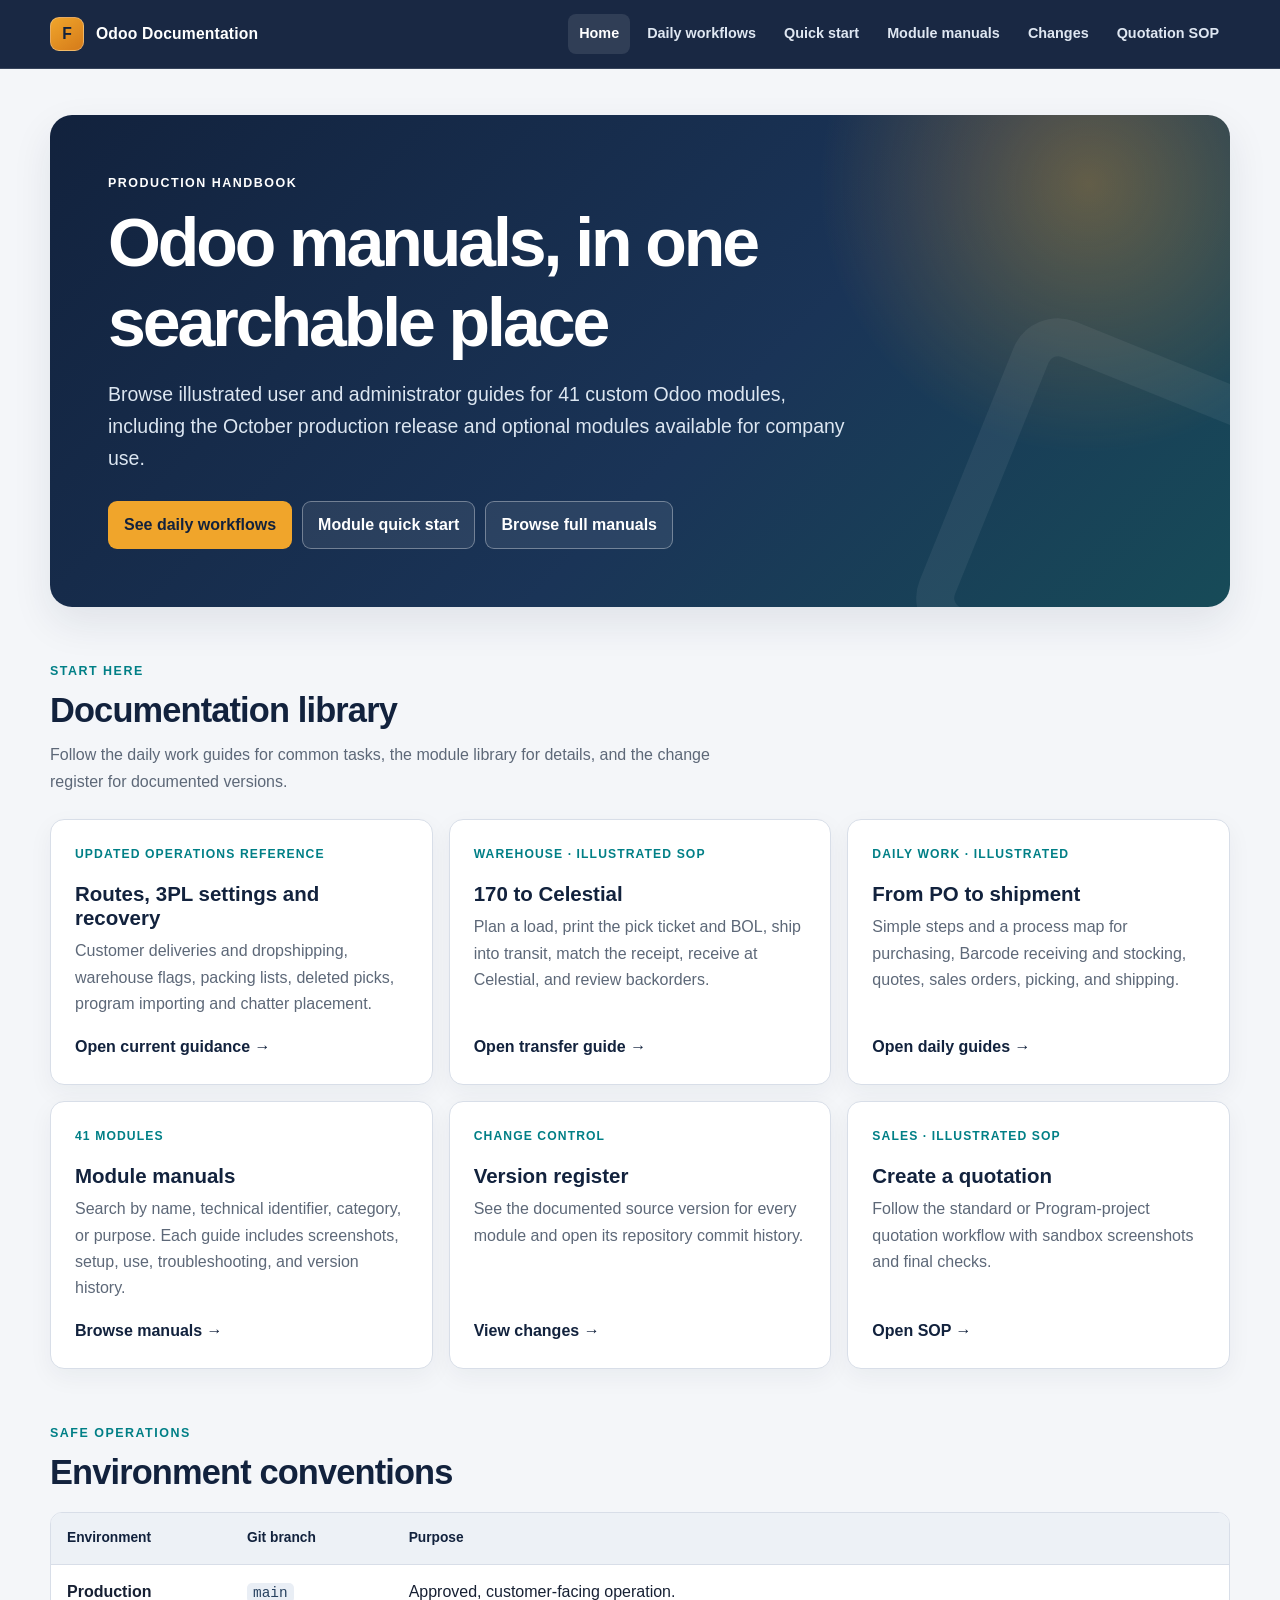
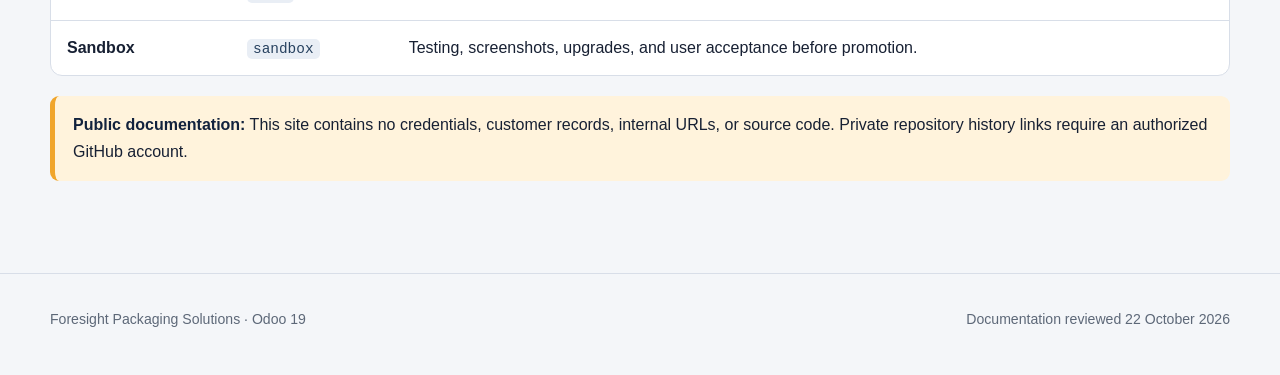
<file: docs/index.html>
<!doctype html>
<html lang="en">
<head>
  <meta charset="utf-8">
  <meta name="viewport" content="width=device-width, initial-scale=1">
  <meta name="description" content="Browsable user manuals and version tracking for Foresight Packaging Solutions Odoo modules.">
  <meta name="theme-color" content="#12223d">
  <title>Foresight Odoo Documentation</title>
  <link rel="icon" href="favicon.svg" type="image/svg+xml">
  <link rel="stylesheet" href="assets/docs.css">
</head>
<body>
  <a class="skip-link" href="#main">Skip to documentation</a>
  <header class="site-header"><div class="header-inner"><a class="brand" href="index.html"><span class="brand-mark">F</span><span>Odoo Documentation</span></a><nav class="site-nav"><a href="index.html" aria-current="page">Home</a><a href="daily-workflows.html">Daily workflows</a><a href="quick-start.html">Quick start</a><a href="modules.html">Module manuals</a><a href="changes.html">Changes</a><a href="quotation-sop.html">Quotation SOP</a></nav></div></header>
  <main id="main" class="page-shell">
    <section class="hero" aria-labelledby="home-title">
      <p class="eyebrow">Production handbook</p>
      <h1 id="home-title">Odoo manuals, in one searchable place</h1>
      <p class="lede">Browse illustrated user and administrator guides for 41 custom Odoo modules, including the October production release and optional modules available for company use.</p>
      <div class="hero-actions"><a class="button button-primary" href="daily-workflows.html">See daily workflows</a><a class="button button-secondary" href="quick-start.html">Module quick start</a><a class="button button-secondary" href="modules.html">Browse full manuals</a></div>
    </section>
    <section class="section" aria-labelledby="guides-title">
      <p class="eyebrow">Start here</p><h2 id="guides-title">Documentation library</h2><p class="section-intro">Follow the daily work guides for common tasks, the module library for details, and the change register for documented versions.</p>
      <div class="card-grid"><a class="doc-card" href="operations-reference.html"><span class="card-kicker">Updated operations reference</span><h3>Routes, 3PL settings and recovery</h3><p>Customer deliveries and dropshipping, warehouse flags, packing lists, deleted picks, program importing and chatter placement.</p><span class="card-link">Open current guidance</span></a>
        <a class="doc-card" href="170-to-celestial.html"><span class="card-kicker">Warehouse · Illustrated SOP</span><h3>170 to Celestial</h3><p>Plan a load, print the pick ticket and BOL, ship into transit, match the receipt, receive at Celestial, and review backorders.</p><span class="card-link">Open transfer guide</span></a>
        <a class="doc-card" href="daily-workflows.html"><span class="card-kicker">Daily work · Illustrated</span><h3>From PO to shipment</h3><p>Simple steps and a process map for purchasing, Barcode receiving and stocking, quotes, sales orders, picking, and shipping.</p><span class="card-link">Open daily guides</span></a>
        <a class="doc-card" href="modules.html"><span class="card-kicker">41 modules</span><h3>Module manuals</h3><p>Search by name, technical identifier, category, or purpose. Each guide includes screenshots, setup, use, troubleshooting, and version history.</p><span class="card-link">Browse manuals</span></a>
        <a class="doc-card" href="changes.html"><span class="card-kicker">Change control</span><h3>Version register</h3><p>See the documented source version for every module and open its repository commit history.</p><span class="card-link">View changes</span></a>
        <a class="doc-card" href="quotation-sop.html"><span class="card-kicker">Sales · Illustrated SOP</span><h3>Create a quotation</h3><p>Follow the standard or Program-project quotation workflow with sandbox screenshots and final checks.</p><span class="card-link">Open SOP</span></a>
      </div>
    </section>
    <section class="section" aria-labelledby="environment-title"><p class="eyebrow">Safe operations</p><h2 id="environment-title">Environment conventions</h2><table class="environment-table"><thead><tr><th>Environment</th><th>Git branch</th><th>Purpose</th></tr></thead><tbody><tr><td><strong>Production</strong></td><td><code>main</code></td><td>Approved, customer-facing operation.</td></tr><tr><td><strong>Sandbox</strong></td><td><code>sandbox</code></td><td>Testing, screenshots, upgrades, and user acceptance before promotion.</td></tr></tbody></table><div class="callout warning"><strong>Public documentation:</strong> This site contains no credentials, customer records, internal URLs, or source code. Private repository history links require an authorized GitHub account.</div></section>
  </main>
  <footer class="site-footer"><div class="footer-inner"><p>Foresight Packaging Solutions · Odoo 19</p><p>Documentation reviewed 22 October 2026</p></div></footer>
</body>
</html>
</file>
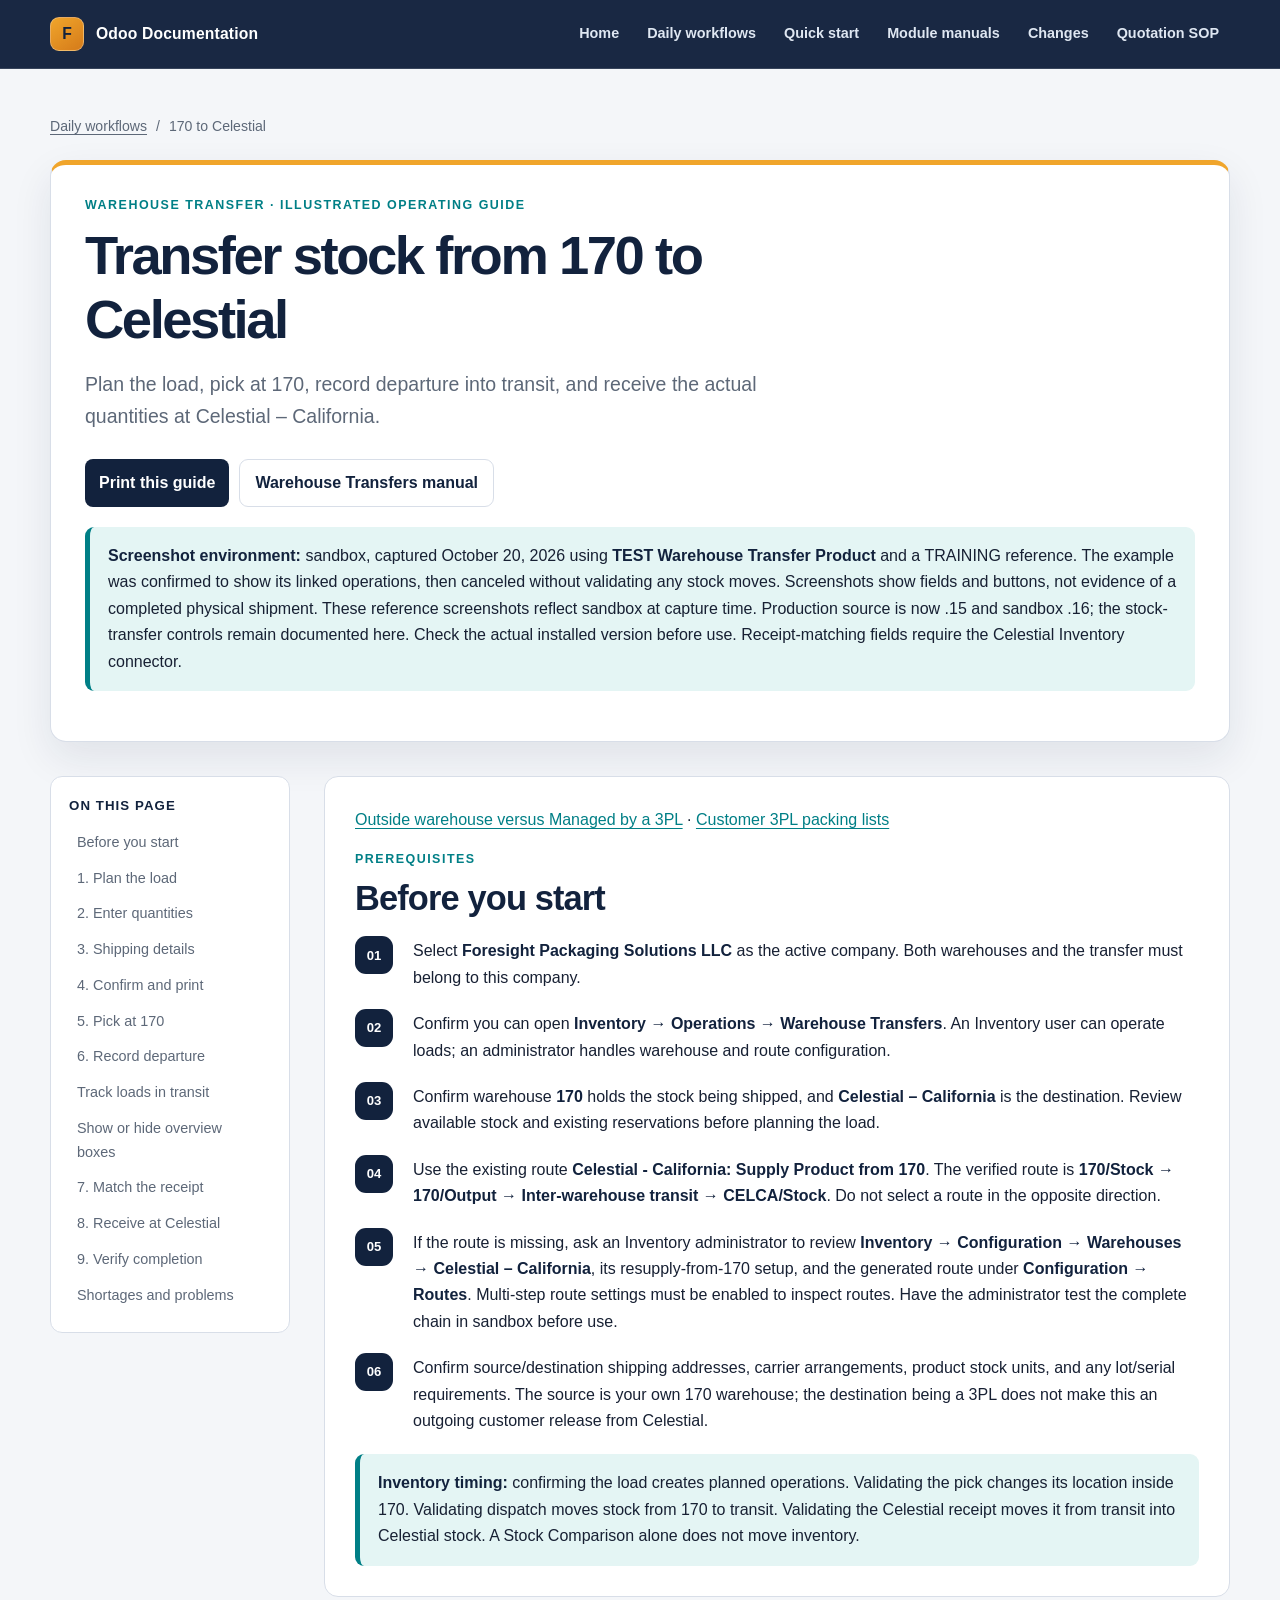
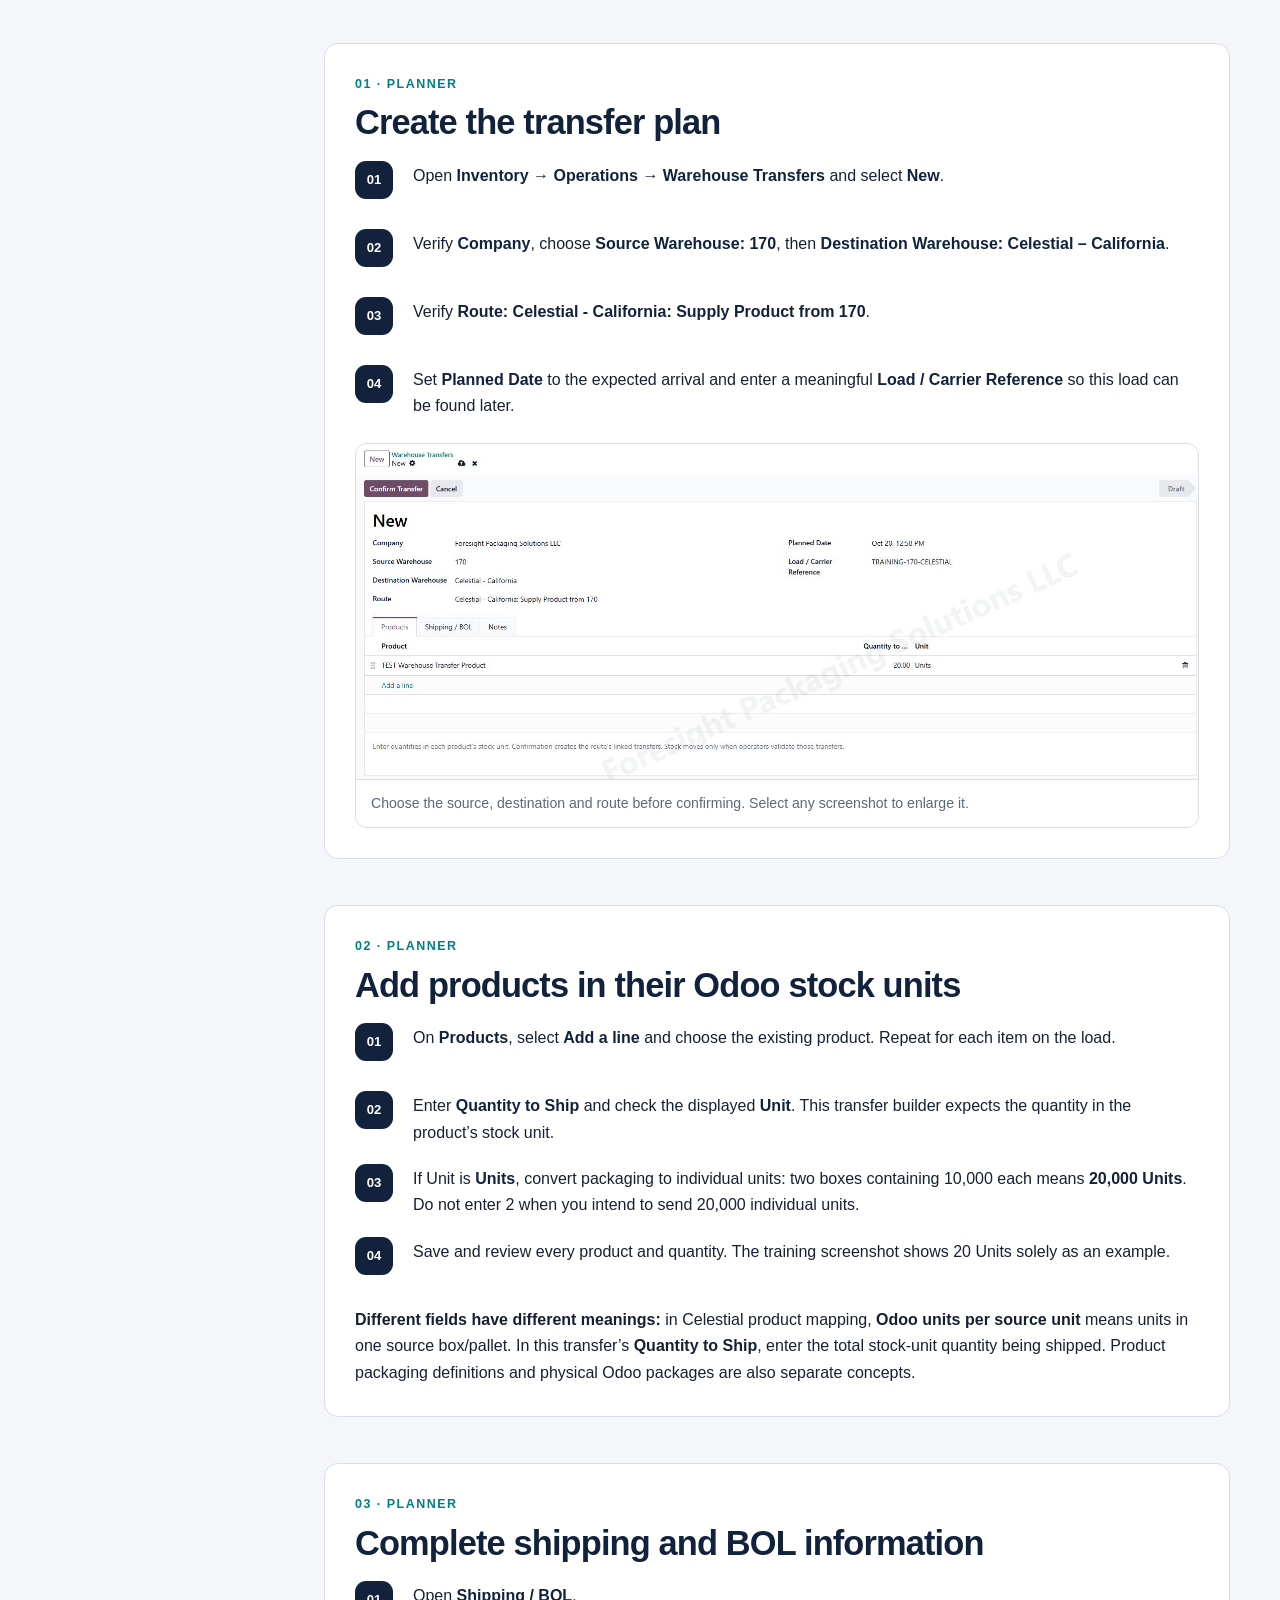
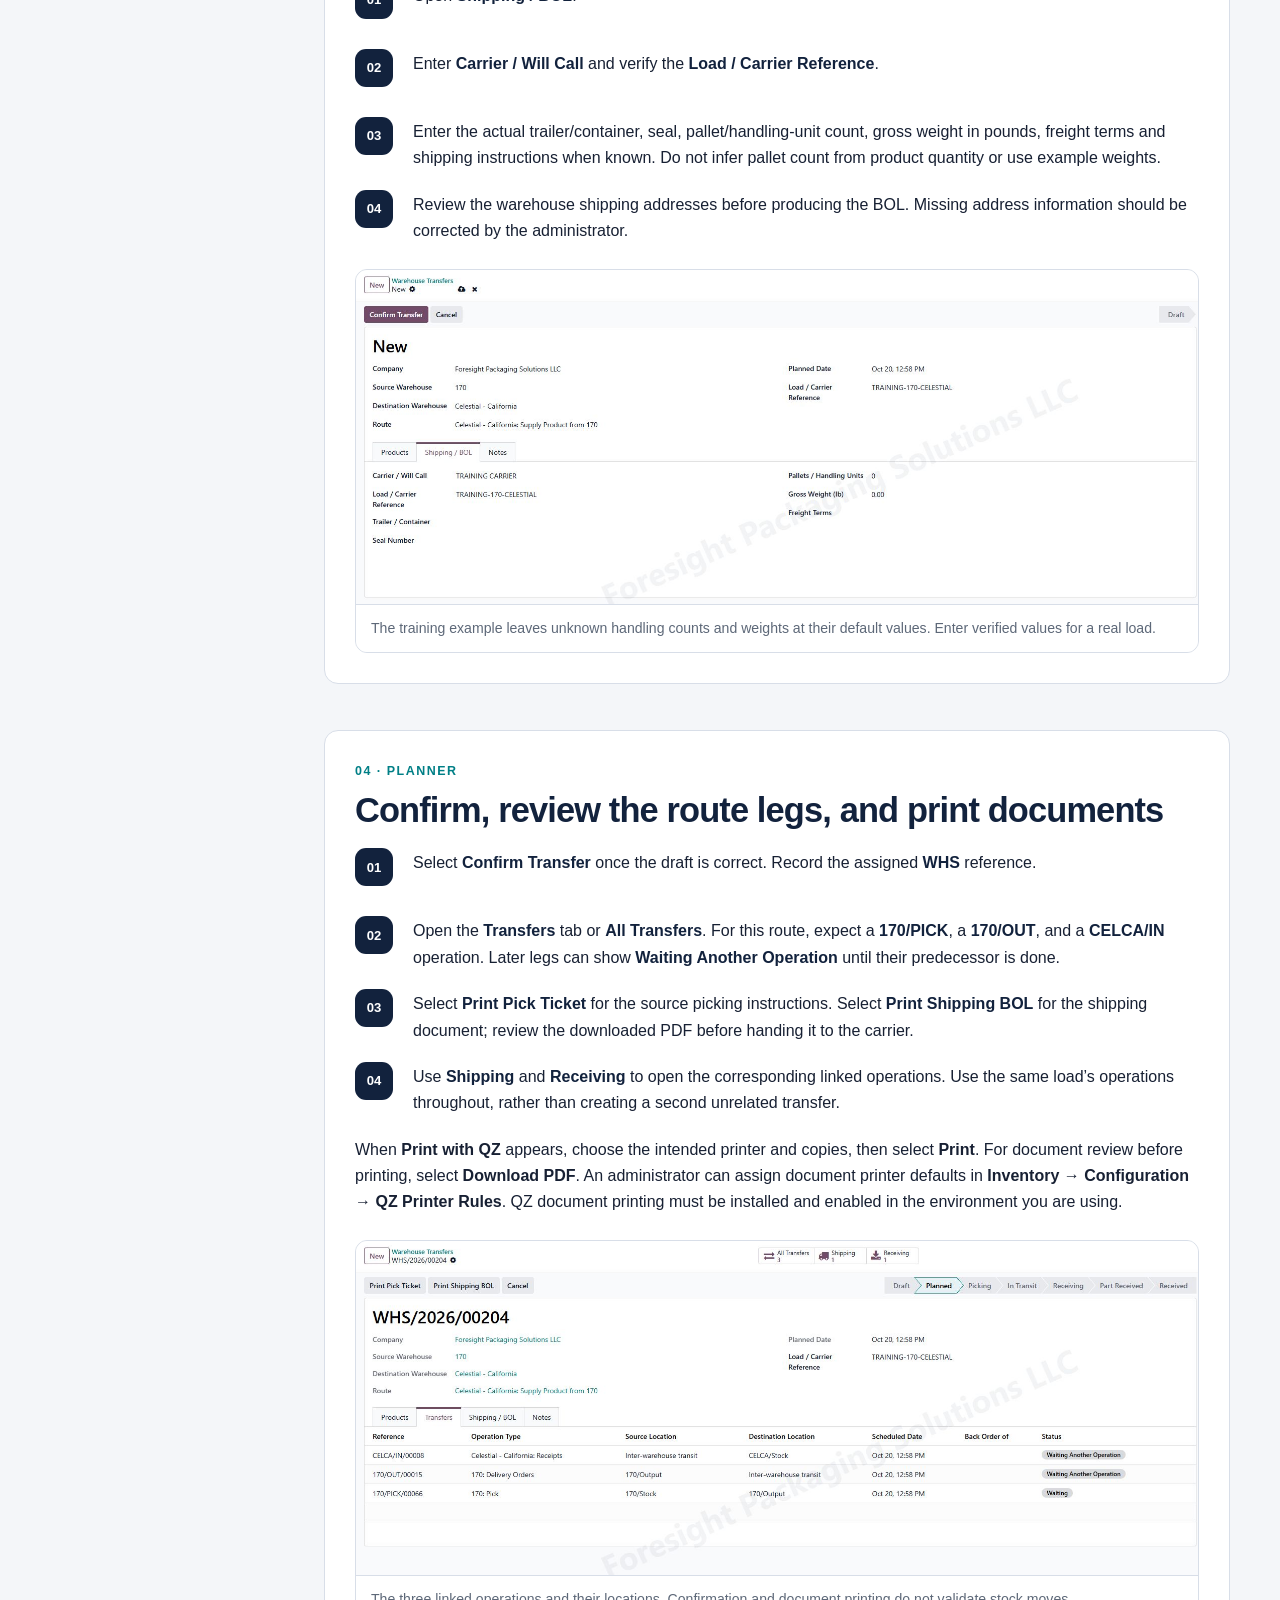
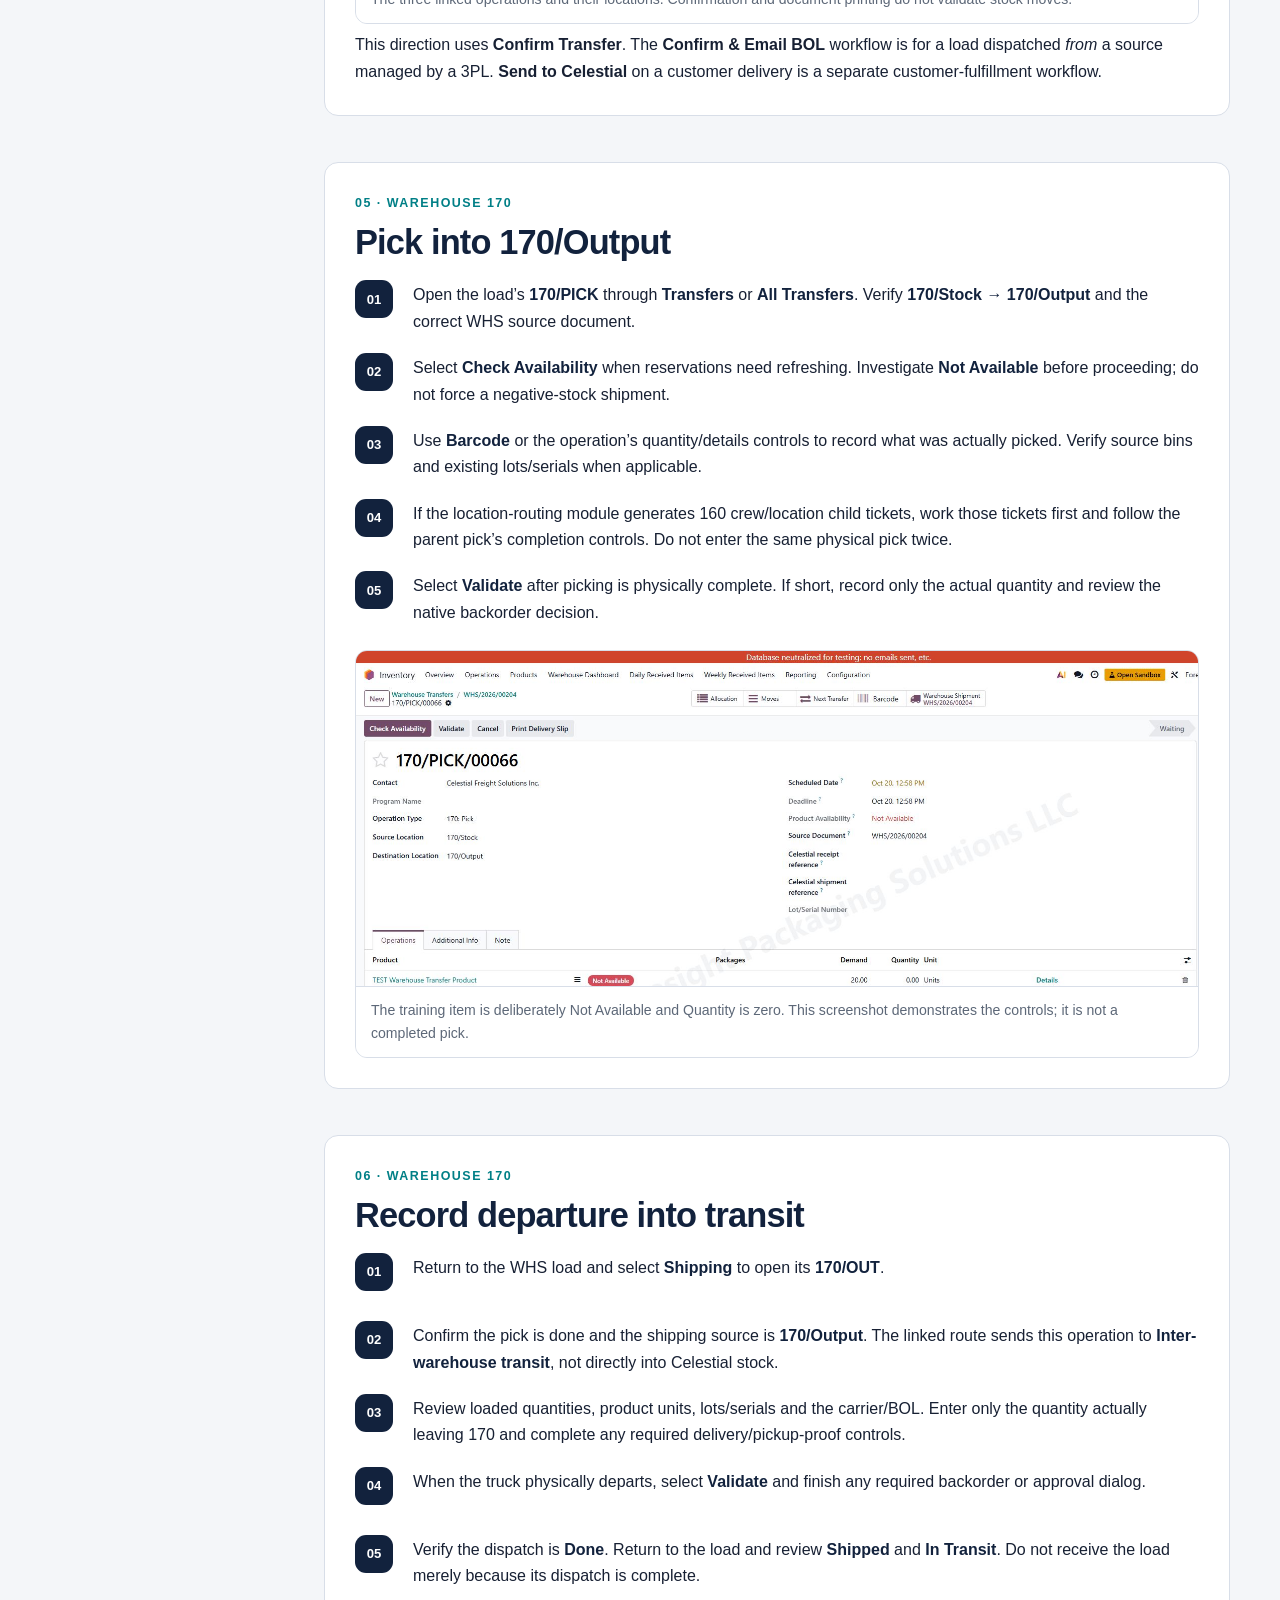
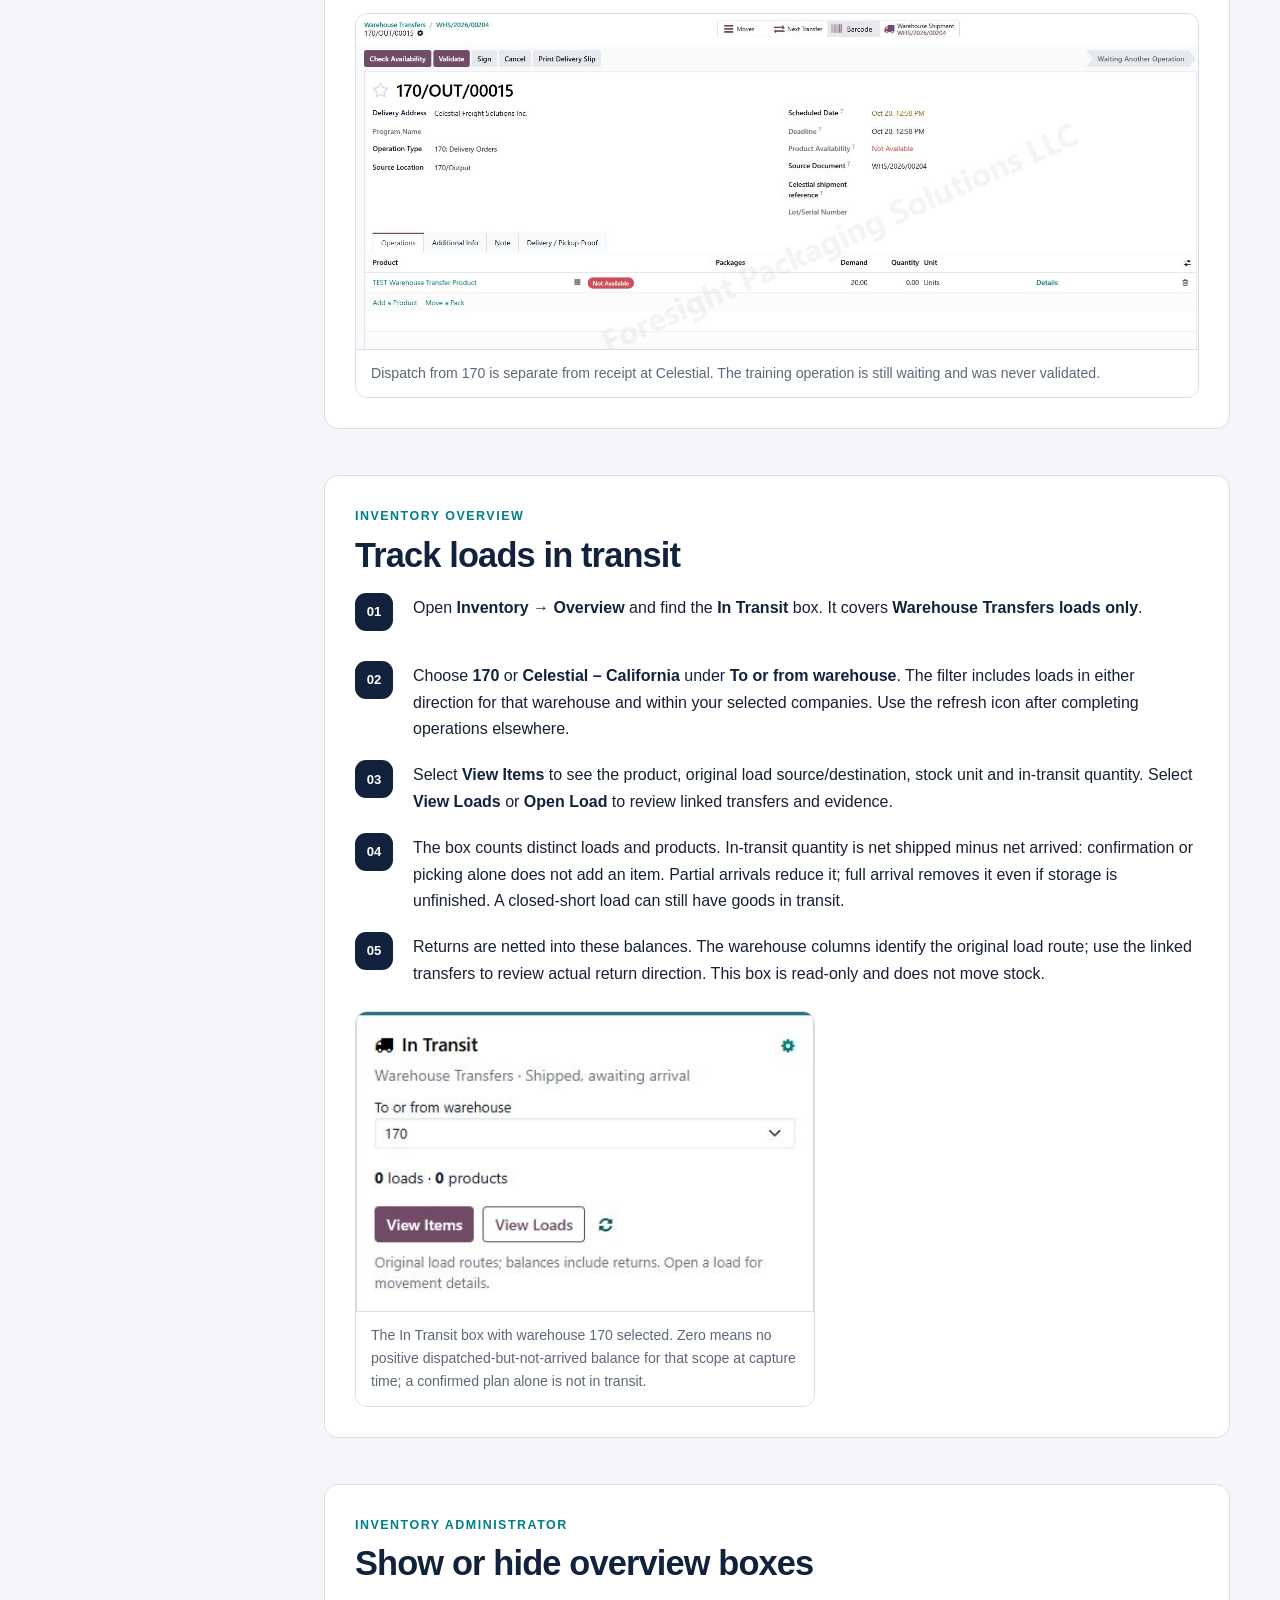
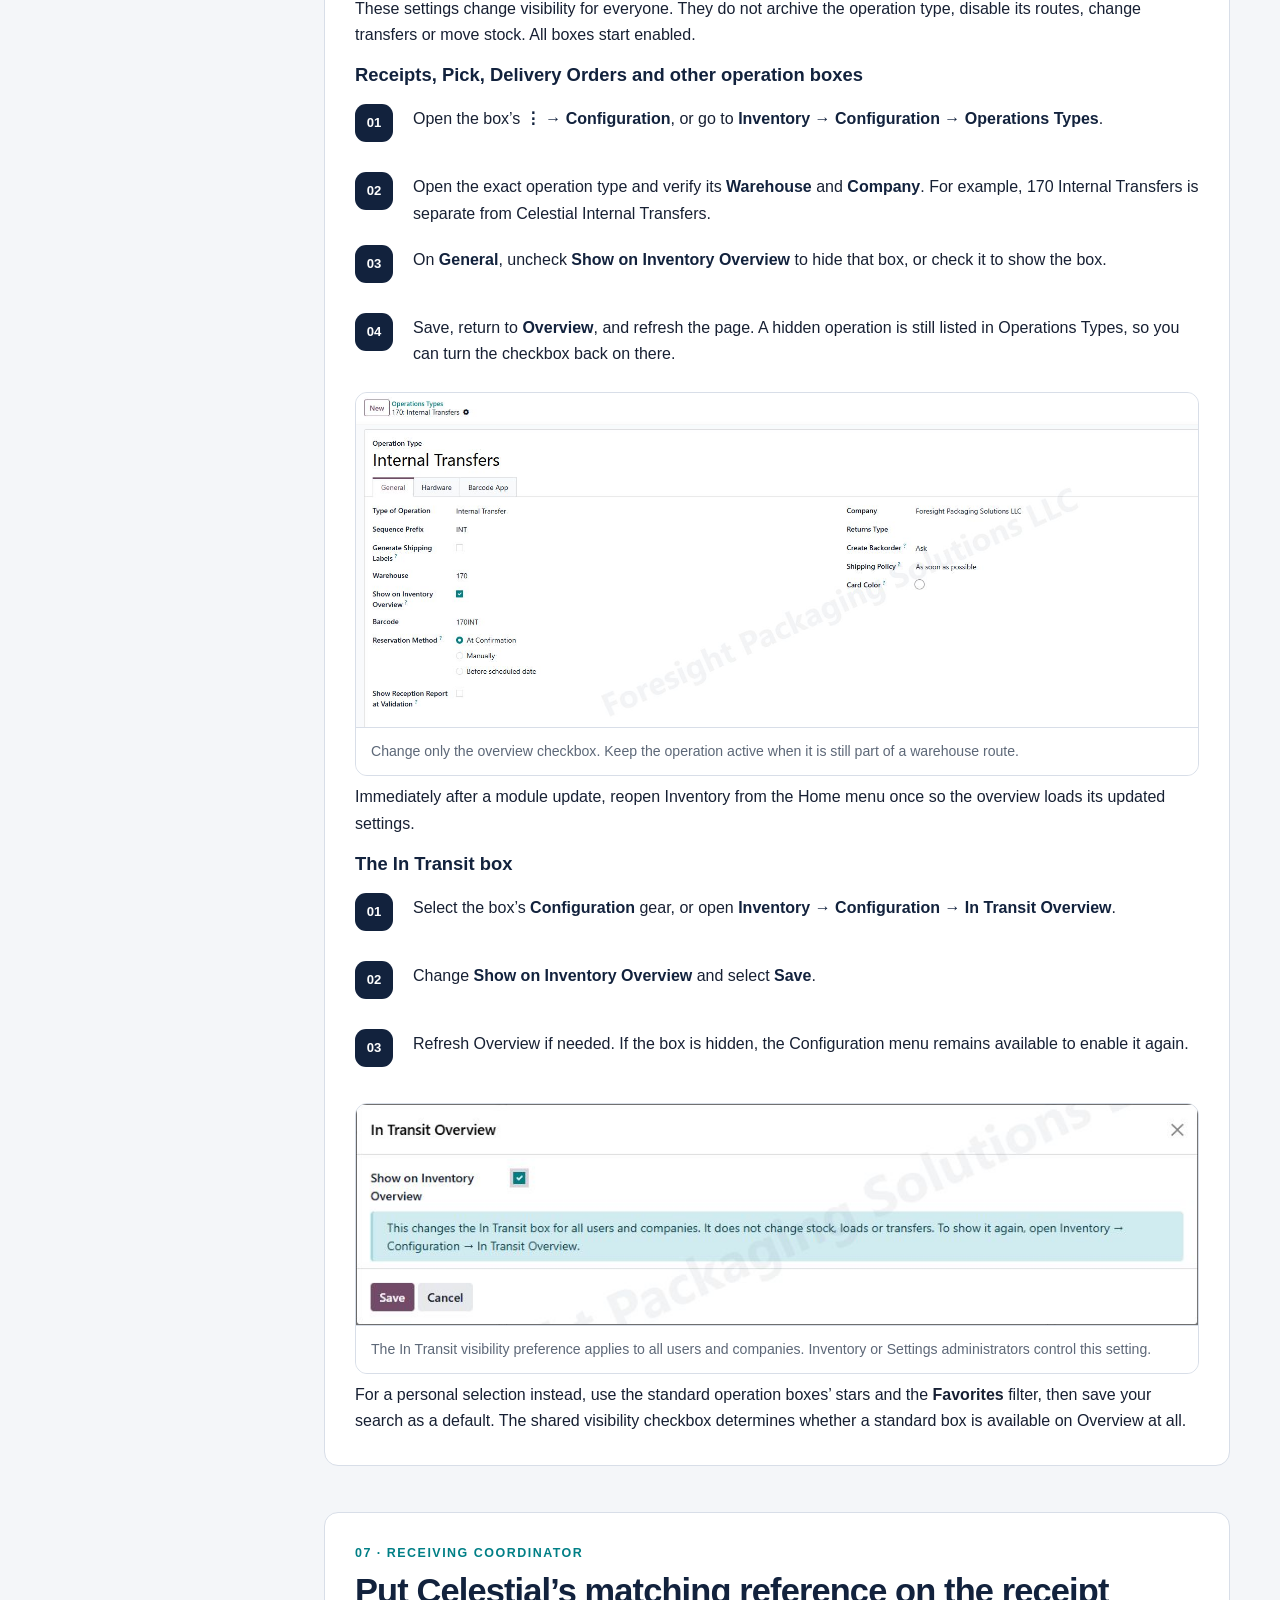
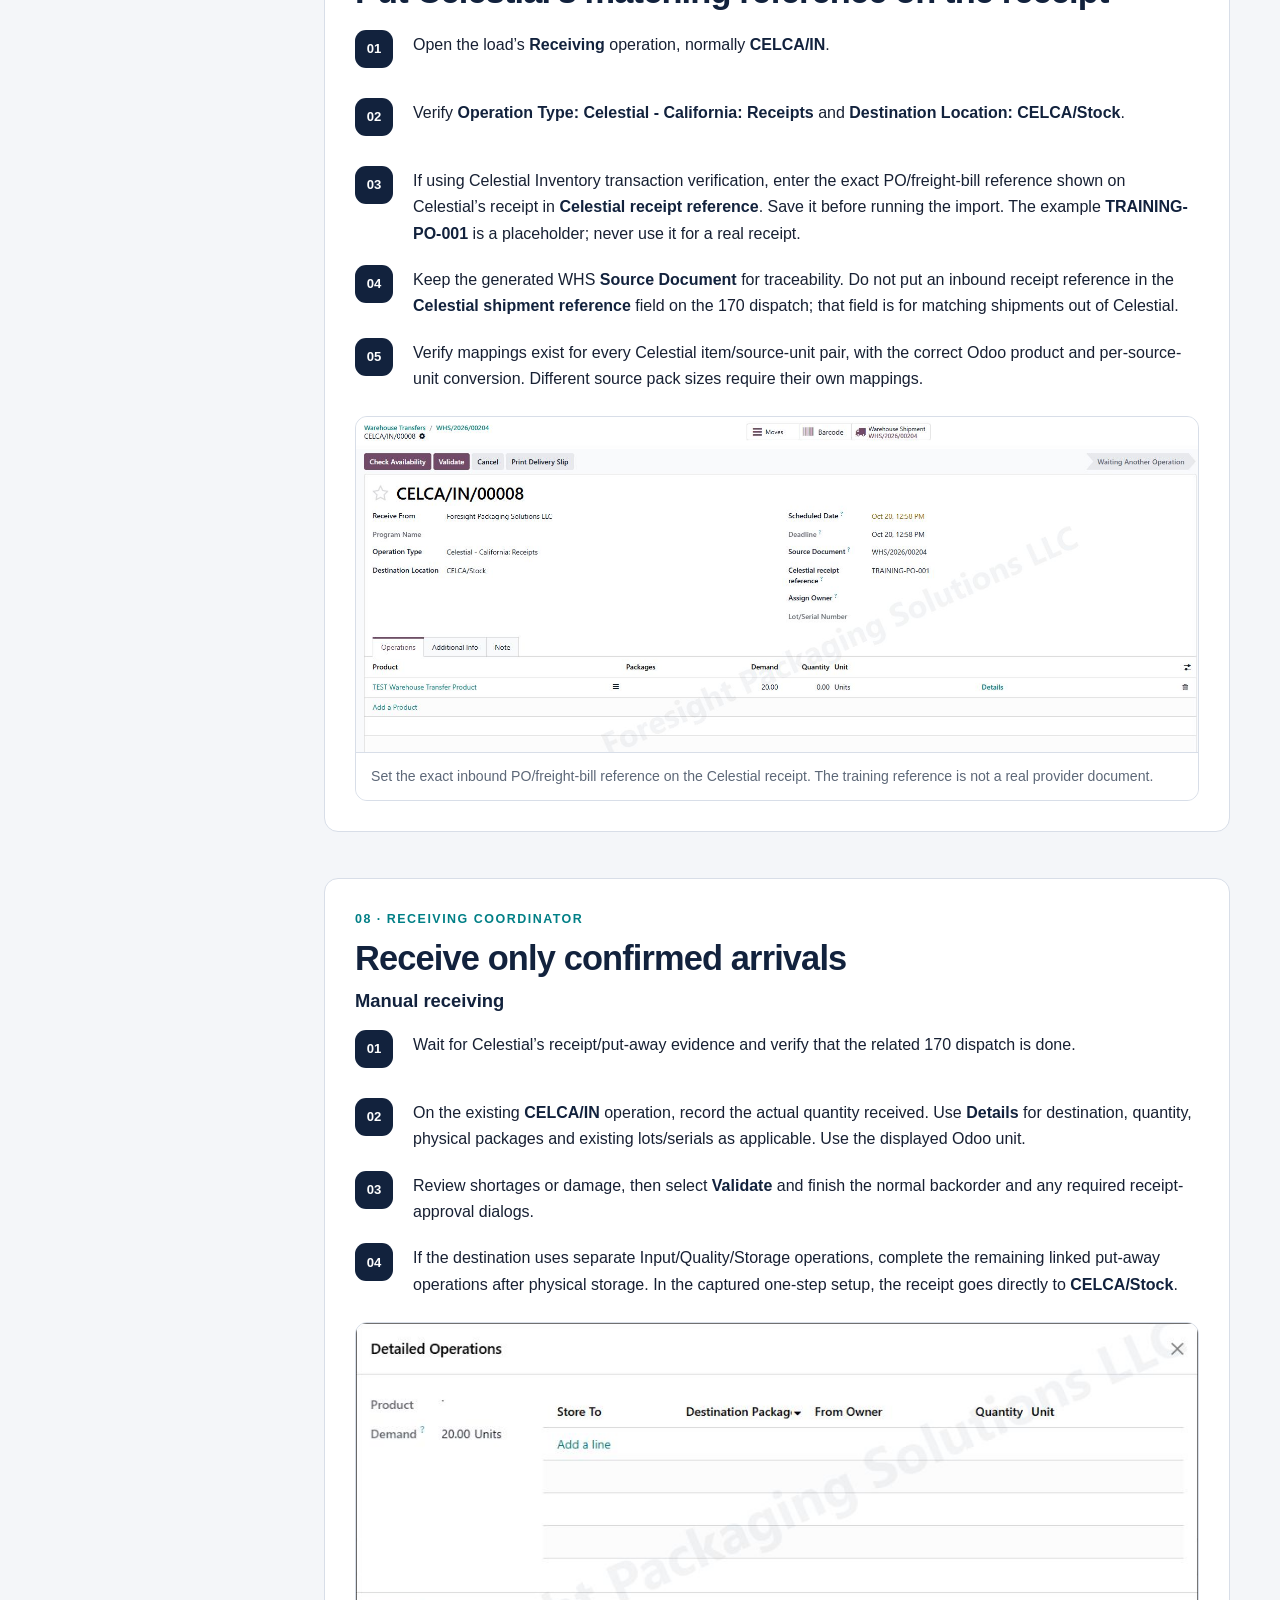
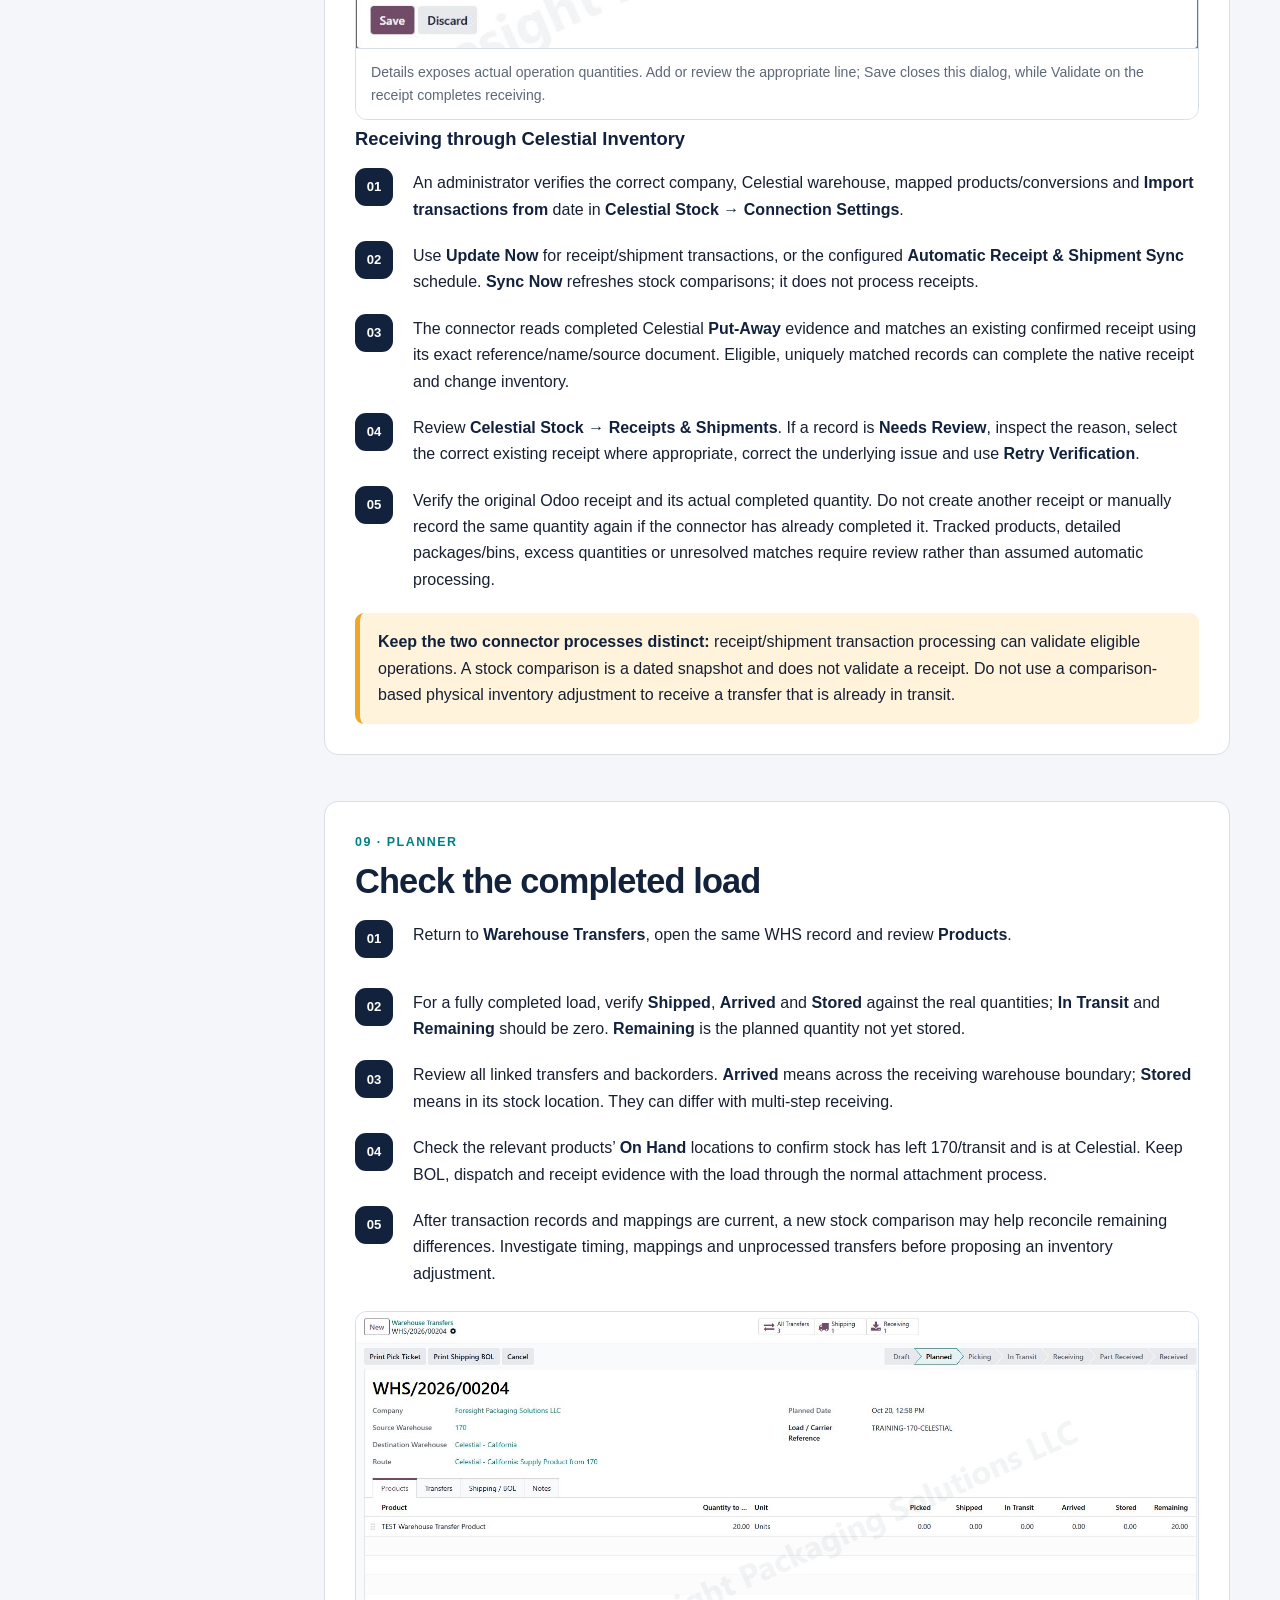
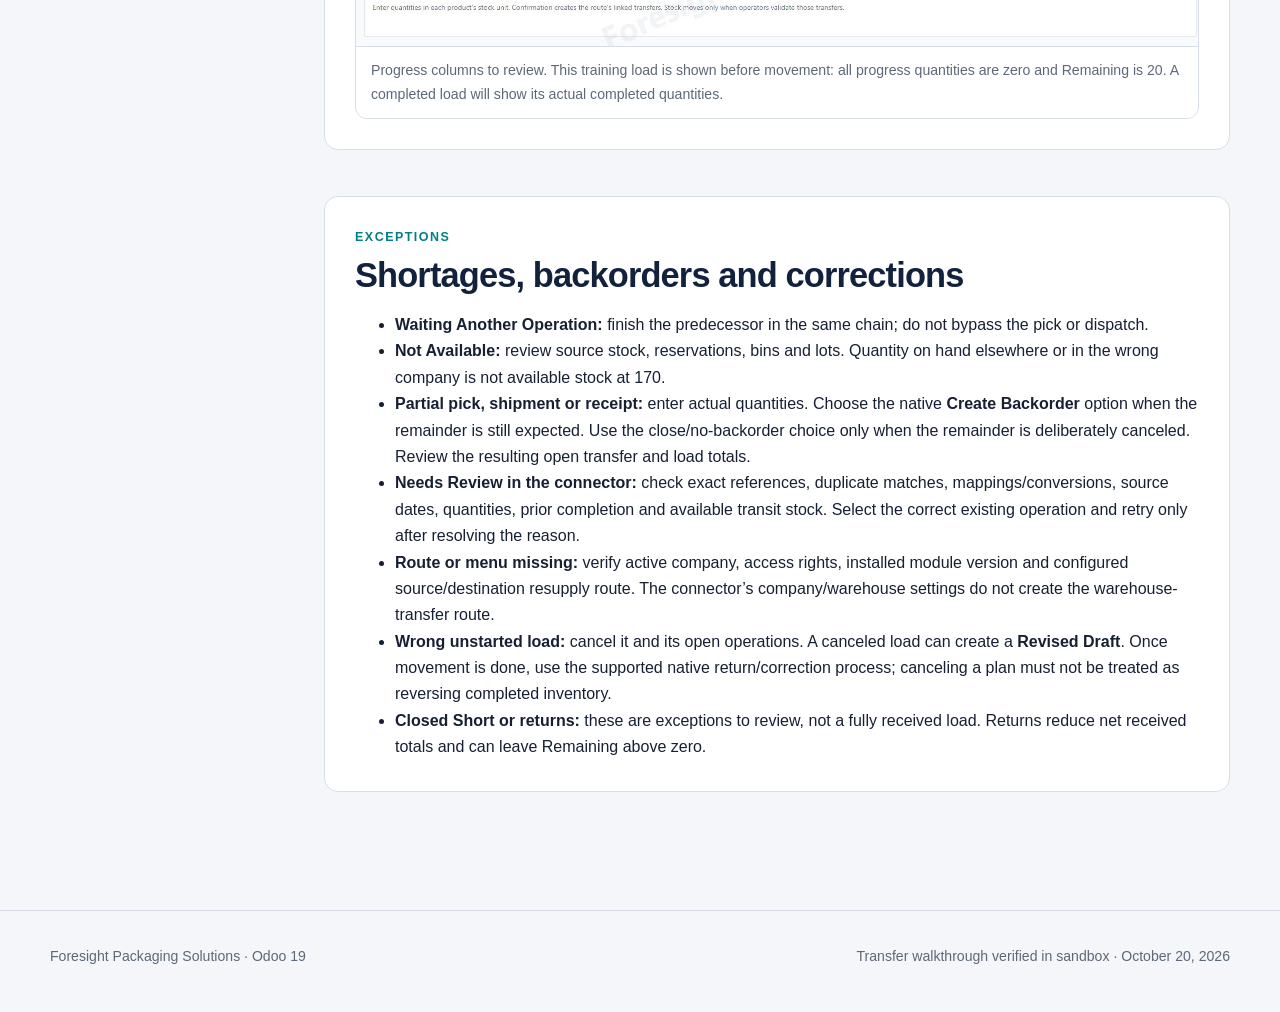
<file: docs/170-to-celestial.html>
<!doctype html>
<html lang="en">
<head>
  <meta charset="utf-8">
  <meta name="viewport" content="width=device-width,initial-scale=1">
  <meta name="description" content="Illustrated steps for planning, picking, shipping, and receiving a stock transfer from warehouse 170 to Celestial.">
  <title>Transfer stock from 170 to Celestial · Foresight Odoo Documentation</title>
  <link rel="icon" href="favicon.svg" type="image/svg+xml">
  <link rel="stylesheet" href="assets/docs.css?v=20261020-transfer">
</head>
<body>
  <a class="skip-link" href="#main">Skip to transfer guide</a>
  <header class="site-header"><div class="header-inner"><a class="brand" href="index.html"><span class="brand-mark">F</span><span>Odoo Documentation</span></a><nav class="site-nav" aria-label="Primary navigation"><a href="index.html">Home</a><a href="daily-workflows.html">Daily workflows</a><a href="quick-start.html">Quick start</a><a href="modules.html">Module manuals</a><a href="changes.html">Changes</a><a href="quotation-sop.html">Quotation SOP</a></nav></div></header>
  <main id="main" class="page-shell">
    <nav class="breadcrumbs"><a href="daily-workflows.html">Daily workflows</a><span>/</span><span>170 to Celestial</span></nav>
    <header class="guide-head compact-head">
      <p class="eyebrow">Warehouse transfer · Illustrated operating guide</p>
      <h1>Transfer stock from 170 to Celestial</h1>
      <p class="lede">Plan the load, pick at 170, record departure into transit, and receive the actual quantities at Celestial – California.</p>
      <div class="action-bar"><button class="print-button" type="button" onclick="window.print()">Print this guide</button><a class="button button-outline" href="manual.html?module=warehouse-shipment">Warehouse Transfers manual</a></div>
      <div class="callout"><strong>Screenshot environment:</strong> sandbox, captured October 20, 2026 using <strong>TEST Warehouse Transfer Product</strong> and a TRAINING reference. The example was confirmed to show its linked operations, then canceled without validating any stock moves. Screenshots show fields and buttons, not evidence of a completed physical shipment. These reference screenshots reflect sandbox at capture time. Production source is now .15 and sandbox .16; the stock-transfer controls remain documented here. Check the actual installed version before use. Receipt-matching fields require the Celestial Inventory connector.</div>
    </header>
    <div class="guide-layout">
      <aside class="toc"><strong>On this page</strong><a href="#before">Before you start</a><a href="#plan">1. Plan the load</a><a href="#quantities">2. Enter quantities</a><a href="#bol">3. Shipping details</a><a href="#confirm">4. Confirm and print</a><a href="#pick">5. Pick at 170</a><a href="#ship">6. Record departure</a><a href="#transit">Track loads in transit</a><a href="#overview-visibility">Show or hide overview boxes</a><a href="#reference">7. Match the receipt</a><a href="#receive">8. Receive at Celestial</a><a href="#finish">9. Verify completion</a><a href="#exceptions">Shortages and problems</a></aside>
      <article class="guide-content">
        <section class="guide-section" id="before">
          <p><a href="operations-reference.html#warehouse-flags">Outside warehouse versus Managed by a 3PL</a> · <a href="operations-reference.html#packing-lists">Customer 3PL packing lists</a></p><p class="eyebrow">Prerequisites</p><h2>Before you start</h2>
          <ol class="steps">
            <li>Select <strong>Foresight Packaging Solutions LLC</strong> as the active company. Both warehouses and the transfer must belong to this company.</li>
            <li>Confirm you can open <strong>Inventory → Operations → Warehouse Transfers</strong>. An Inventory user can operate loads; an administrator handles warehouse and route configuration.</li>
            <li>Confirm warehouse <strong>170</strong> holds the stock being shipped, and <strong>Celestial – California</strong> is the destination. Review available stock and existing reservations before planning the load.</li>
            <li>Use the existing route <strong>Celestial - California: Supply Product from 170</strong>. The verified route is <strong>170/Stock → 170/Output → Inter-warehouse transit → CELCA/Stock</strong>. Do not select a route in the opposite direction.</li>
            <li>If the route is missing, ask an Inventory administrator to review <strong>Inventory → Configuration → Warehouses → Celestial – California</strong>, its resupply-from-170 setup, and the generated route under <strong>Configuration → Routes</strong>. Multi-step route settings must be enabled to inspect routes. Have the administrator test the complete chain in sandbox before use.</li>
            <li>Confirm source/destination shipping addresses, carrier arrangements, product stock units, and any lot/serial requirements. The source is your own 170 warehouse; the destination being a 3PL does not make this an outgoing customer release from Celestial.</li>
          </ol>
          <div class="callout"><strong>Inventory timing:</strong> confirming the load creates planned operations. Validating the pick changes its location inside 170. Validating dispatch moves stock from 170 to transit. Validating the Celestial receipt moves it from transit into Celestial stock. A Stock Comparison alone does not move inventory.</div>
        </section>
        <section class="guide-section" id="plan">
          <p class="eyebrow">01 · Planner</p><h2>Create the transfer plan</h2>
          <ol class="steps"><li>Open <strong>Inventory → Operations → Warehouse Transfers</strong> and select <strong>New</strong>.</li><li>Verify <strong>Company</strong>, choose <strong>Source Warehouse: 170</strong>, then <strong>Destination Warehouse: Celestial – California</strong>.</li><li>Verify <strong>Route: Celestial - California: Supply Product from 170</strong>.</li><li>Set <strong>Planned Date</strong> to the expected arrival and enter a meaningful <strong>Load / Carrier Reference</strong> so this load can be found later.</li></ol>
          <figure class="figure"><a href="assets/screenshots/170-celestial/01-plan.png" target="_blank" rel="noreferrer"><img src="assets/screenshots/170-celestial/01-plan.png" width="1675" height="665" alt="Draft transfer with Foresight company, source 170, destination Celestial California, resupply route and a training product line."></a><figcaption>Choose the source, destination and route before confirming. Select any screenshot to enlarge it.</figcaption></figure>
        </section>
        <section class="guide-section" id="quantities">
          <p class="eyebrow">02 · Planner</p><h2>Add products in their Odoo stock units</h2>
          <ol class="steps"><li>On <strong>Products</strong>, select <strong>Add a line</strong> and choose the existing product. Repeat for each item on the load.</li><li>Enter <strong>Quantity to Ship</strong> and check the displayed <strong>Unit</strong>. This transfer builder expects the quantity in the product’s stock unit.</li><li>If Unit is <strong>Units</strong>, convert packaging to individual units: two boxes containing 10,000 each means <strong>20,000 Units</strong>. Do not enter 2 when you intend to send 20,000 individual units.</li><li>Save and review every product and quantity. The training screenshot shows 20 Units solely as an example.</li></ol>
          <p><strong>Different fields have different meanings:</strong> in Celestial product mapping, <strong>Odoo units per source unit</strong> means units in one source box/pallet. In this transfer’s <strong>Quantity to Ship</strong>, enter the total stock-unit quantity being shipped. Product packaging definitions and physical Odoo packages are also separate concepts.</p>
        </section>
        <section class="guide-section" id="bol">
          <p class="eyebrow">03 · Planner</p><h2>Complete shipping and BOL information</h2>
          <ol class="steps"><li>Open <strong>Shipping / BOL</strong>.</li><li>Enter <strong>Carrier / Will Call</strong> and verify the <strong>Load / Carrier Reference</strong>.</li><li>Enter the actual trailer/container, seal, pallet/handling-unit count, gross weight in pounds, freight terms and shipping instructions when known. Do not infer pallet count from product quantity or use example weights.</li><li>Review the warehouse shipping addresses before producing the BOL. Missing address information should be corrected by the administrator.</li></ol>
          <figure class="figure"><a href="assets/screenshots/170-celestial/02-bol-details.png" target="_blank" rel="noreferrer"><img src="assets/screenshots/170-celestial/02-bol-details.png" width="1675" height="665" loading="lazy" alt="Shipping BOL tab showing carrier, load reference, trailer, seal, handling units, weight and freight terms."></a><figcaption>The training example leaves unknown handling counts and weights at their default values. Enter verified values for a real load.</figcaption></figure>
        </section>
        <section class="guide-section" id="confirm">
          <p class="eyebrow">04 · Planner</p><h2>Confirm, review the route legs, and print documents</h2>
          <ol class="steps"><li>Select <strong>Confirm Transfer</strong> once the draft is correct. Record the assigned <strong>WHS</strong> reference.</li><li>Open the <strong>Transfers</strong> tab or <strong>All Transfers</strong>. For this route, expect a <strong>170/PICK</strong>, a <strong>170/OUT</strong>, and a <strong>CELCA/IN</strong> operation. Later legs can show <strong>Waiting Another Operation</strong> until their predecessor is done.</li><li>Select <strong>Print Pick Ticket</strong> for the source picking instructions. Select <strong>Print Shipping BOL</strong> for the shipping document; review the downloaded PDF before handing it to the carrier.</li><li>Use <strong>Shipping</strong> and <strong>Receiving</strong> to open the corresponding linked operations. Use the same load’s operations throughout, rather than creating a second unrelated transfer.</li></ol><p>When <strong>Print with QZ</strong> appears, choose the intended printer and copies, then select <strong>Print</strong>. For document review before printing, select <strong>Download PDF</strong>. An administrator can assign document printer defaults in <strong>Inventory → Configuration → QZ Printer Rules</strong>. QZ document printing must be installed and enabled in the environment you are using.</p>
          <figure class="figure"><a href="assets/screenshots/170-celestial/03-confirmed-route.png" target="_blank" rel="noreferrer"><img src="assets/screenshots/170-celestial/03-confirmed-route.png" width="1675" height="665" loading="lazy" alt="Confirmed load with pick ticket and shipping BOL buttons and three operations linking 170 stock, output, transit and Celestial stock."></a><figcaption>The three linked operations and their locations. Confirmation and document printing do not validate stock moves.</figcaption></figure>
          <p>This direction uses <strong>Confirm Transfer</strong>. The <strong>Confirm &amp; Email BOL</strong> workflow is for a load dispatched <em>from</em> a source managed by a 3PL. <strong>Send to Celestial</strong> on a customer delivery is a separate customer-fulfillment workflow.</p>
        </section>
        <section class="guide-section" id="pick">
          <p class="eyebrow">05 · Warehouse 170</p><h2>Pick into 170/Output</h2>
          <ol class="steps"><li>Open the load’s <strong>170/PICK</strong> through <strong>Transfers</strong> or <strong>All Transfers</strong>. Verify <strong>170/Stock → 170/Output</strong> and the correct WHS source document.</li><li>Select <strong>Check Availability</strong> when reservations need refreshing. Investigate <strong>Not Available</strong> before proceeding; do not force a negative-stock shipment.</li><li>Use <strong>Barcode</strong> or the operation’s quantity/details controls to record what was actually picked. Verify source bins and existing lots/serials when applicable.</li><li>If the location-routing module generates 160 crew/location child tickets, work those tickets first and follow the parent pick’s completion controls. Do not enter the same physical pick twice.</li><li>Select <strong>Validate</strong> after picking is physically complete. If short, record only the actual quantity and review the native backorder decision.</li></ol>
          <figure class="figure"><a href="assets/screenshots/170-celestial/04-pick.png" target="_blank" rel="noreferrer"><img src="assets/screenshots/170-celestial/04-pick.png" width="1675" height="665" loading="lazy" alt="170 pick operation showing stock-to-output locations, Check Availability, Validate, demand and quantity."></a><figcaption>The training item is deliberately Not Available and Quantity is zero. This screenshot demonstrates the controls; it is not a completed pick.</figcaption></figure>
        </section>
        <section class="guide-section" id="ship">
          <p class="eyebrow">06 · Warehouse 170</p><h2>Record departure into transit</h2>
          <ol class="steps"><li>Return to the WHS load and select <strong>Shipping</strong> to open its <strong>170/OUT</strong>.</li><li>Confirm the pick is done and the shipping source is <strong>170/Output</strong>. The linked route sends this operation to <strong>Inter-warehouse transit</strong>, not directly into Celestial stock.</li><li>Review loaded quantities, product units, lots/serials and the carrier/BOL. Enter only the quantity actually leaving 170 and complete any required delivery/pickup-proof controls.</li><li>When the truck physically departs, select <strong>Validate</strong> and finish any required backorder or approval dialog.</li><li>Verify the dispatch is <strong>Done</strong>. Return to the load and review <strong>Shipped</strong> and <strong>In Transit</strong>. Do not receive the load merely because its dispatch is complete.</li></ol>
          <figure class="figure"><a href="assets/screenshots/170-celestial/05-dispatch.png" target="_blank" rel="noreferrer"><img src="assets/screenshots/170-celestial/05-dispatch.png" width="1675" height="665" loading="lazy" alt="170 outbound transfer showing output source, quantity controls, delivery proof tab and Validate."></a><figcaption>Dispatch from 170 is separate from receipt at Celestial. The training operation is still waiting and was never validated.</figcaption></figure>
        </section>
        <section class="guide-section" id="transit">
          <p class="eyebrow">Inventory overview</p><h2>Track loads in transit</h2>
          <ol class="steps"><li>Open <strong>Inventory → Overview</strong> and find the <strong>In Transit</strong> box. It covers <strong>Warehouse Transfers loads only</strong>.</li><li>Choose <strong>170</strong> or <strong>Celestial – California</strong> under <strong>To or from warehouse</strong>. The filter includes loads in either direction for that warehouse and within your selected companies. Use the refresh icon after completing operations elsewhere.</li><li>Select <strong>View Items</strong> to see the product, original load source/destination, stock unit and in-transit quantity. Select <strong>View Loads</strong> or <strong>Open Load</strong> to review linked transfers and evidence.</li><li>The box counts distinct loads and products. In-transit quantity is net shipped minus net arrived: confirmation or picking alone does not add an item. Partial arrivals reduce it; full arrival removes it even if storage is unfinished. A closed-short load can still have goods in transit.</li><li>Returns are netted into these balances. The warehouse columns identify the original load route; use the linked transfers to review actual return direction. This box is read-only and does not move stock.</li></ol>
          <figure class="figure" style="max-width:460px"><a href="assets/screenshots/170-celestial/09-in-transit.png" target="_blank" rel="noreferrer"><img src="assets/screenshots/170-celestial/09-in-transit.png" loading="lazy" alt="Inventory overview In Transit box with warehouse filter, load and product counts, View Items, View Loads and refresh controls."></a><figcaption>The In Transit box with warehouse 170 selected. Zero means no positive dispatched-but-not-arrived balance for that scope at capture time; a confirmed plan alone is not in transit.</figcaption></figure>
        </section>
        <section class="guide-section" id="overview-visibility">
          <p class="eyebrow">Inventory administrator</p><h2>Show or hide overview boxes</h2>
          <p>These settings change visibility for everyone. They do not archive the operation type, disable its routes, change transfers or move stock. All boxes start enabled.</p>
          <h3>Receipts, Pick, Delivery Orders and other operation boxes</h3>
          <ol class="steps"><li>Open the box’s <strong>⋮ → Configuration</strong>, or go to <strong>Inventory → Configuration → Operations Types</strong>.</li><li>Open the exact operation type and verify its <strong>Warehouse</strong> and <strong>Company</strong>. For example, 170 Internal Transfers is separate from Celestial Internal Transfers.</li><li>On <strong>General</strong>, uncheck <strong>Show on Inventory Overview</strong> to hide that box, or check it to show the box.</li><li>Save, return to <strong>Overview</strong>, and refresh the page. A hidden operation is still listed in Operations Types, so you can turn the checkbox back on there.</li></ol>
          <figure class="figure"><a href="assets/screenshots/170-celestial/10-operation-visibility.png" target="_blank" rel="noreferrer"><img src="assets/screenshots/170-celestial/10-operation-visibility.png" loading="lazy" alt="Operation type General configuration with the Show on Inventory Overview checkbox beside the warehouse settings."></a><figcaption>Change only the overview checkbox. Keep the operation active when it is still part of a warehouse route.</figcaption></figure>
          <p>Immediately after a module update, reopen Inventory from the Home menu once so the overview loads its updated settings.</p><h3>The In Transit box</h3>
          <ol class="steps"><li>Select the box’s <strong>Configuration</strong> gear, or open <strong>Inventory → Configuration → In Transit Overview</strong>.</li><li>Change <strong>Show on Inventory Overview</strong> and select <strong>Save</strong>.</li><li>Refresh Overview if needed. If the box is hidden, the Configuration menu remains available to enable it again.</li></ol>
          <figure class="figure"><a href="assets/screenshots/170-celestial/11-transit-visibility.png" target="_blank" rel="noreferrer"><img src="assets/screenshots/170-celestial/11-transit-visibility.png" loading="lazy" alt="In Transit Overview configuration dialog with a Show on Inventory Overview checkbox and Save and Cancel buttons."></a><figcaption>The In Transit visibility preference applies to all users and companies. Inventory or Settings administrators control this setting.</figcaption></figure>
          <p>For a personal selection instead, use the standard operation boxes’ stars and the <strong>Favorites</strong> filter, then save your search as a default. The shared visibility checkbox determines whether a standard box is available on Overview at all.</p>
        </section>
        <section class="guide-section" id="reference">
          <p class="eyebrow">07 · Receiving coordinator</p><h2>Put Celestial’s matching reference on the receipt</h2>
          <ol class="steps"><li>Open the load’s <strong>Receiving</strong> operation, normally <strong>CELCA/IN</strong>.</li><li>Verify <strong>Operation Type: Celestial - California: Receipts</strong> and <strong>Destination Location: CELCA/Stock</strong>.</li><li>If using Celestial Inventory transaction verification, enter the exact PO/freight-bill reference shown on Celestial’s receipt in <strong>Celestial receipt reference</strong>. Save it before running the import. The example <strong>TRAINING-PO-001</strong> is a placeholder; never use it for a real receipt.</li><li>Keep the generated WHS <strong>Source Document</strong> for traceability. Do not put an inbound receipt reference in the <strong>Celestial shipment reference</strong> field on the 170 dispatch; that field is for matching shipments out of Celestial.</li><li>Verify mappings exist for every Celestial item/source-unit pair, with the correct Odoo product and per-source-unit conversion. Different source pack sizes require their own mappings.</li></ol>
          <figure class="figure"><a href="assets/screenshots/170-celestial/06-receipt-reference.png" target="_blank" rel="noreferrer"><img src="assets/screenshots/170-celestial/06-receipt-reference.png" width="1675" height="665" loading="lazy" alt="Celestial receipt with destination CELCA Stock, original WHS source document, and the Celestial receipt reference field."></a><figcaption>Set the exact inbound PO/freight-bill reference on the Celestial receipt. The training reference is not a real provider document.</figcaption></figure>
        </section>
        <section class="guide-section" id="receive">
          <p class="eyebrow">08 · Receiving coordinator</p><h2>Receive only confirmed arrivals</h2>
          <h3>Manual receiving</h3>
          <ol class="steps"><li>Wait for Celestial’s receipt/put-away evidence and verify that the related 170 dispatch is done.</li><li>On the existing <strong>CELCA/IN</strong> operation, record the actual quantity received. Use <strong>Details</strong> for destination, quantity, physical packages and existing lots/serials as applicable. Use the displayed Odoo unit.</li><li>Review shortages or damage, then select <strong>Validate</strong> and finish the normal backorder and any required receipt-approval dialogs.</li><li>If the destination uses separate Input/Quality/Storage operations, complete the remaining linked put-away operations after physical storage. In the captured one-step setup, the receipt goes directly to <strong>CELCA/Stock</strong>.</li></ol>
          <figure class="figure"><a href="assets/screenshots/170-celestial/07-actual-quantities.png" target="_blank" rel="noreferrer"><img src="assets/screenshots/170-celestial/07-actual-quantities.png" width="980" height="378" loading="lazy" alt="Detailed Operations dialog showing demand, destination, physical package, quantity and unit columns, plus Add a line, Save and Discard."></a><figcaption>Details exposes actual operation quantities. Add or review the appropriate line; Save closes this dialog, while Validate on the receipt completes receiving.</figcaption></figure>
          <h3>Receiving through Celestial Inventory</h3>
          <ol class="steps"><li>An administrator verifies the correct company, Celestial warehouse, mapped products/conversions and <strong>Import transactions from</strong> date in <strong>Celestial Stock → Connection Settings</strong>.</li><li>Use <strong>Update Now</strong> for receipt/shipment transactions, or the configured <strong>Automatic Receipt &amp; Shipment Sync</strong> schedule. <strong>Sync Now</strong> refreshes stock comparisons; it does not process receipts.</li><li>The connector reads completed Celestial <strong>Put-Away</strong> evidence and matches an existing confirmed receipt using its exact reference/name/source document. Eligible, uniquely matched records can complete the native receipt and change inventory.</li><li>Review <strong>Celestial Stock → Receipts &amp; Shipments</strong>. If a record is <strong>Needs Review</strong>, inspect the reason, select the correct existing receipt where appropriate, correct the underlying issue and use <strong>Retry Verification</strong>.</li><li>Verify the original Odoo receipt and its actual completed quantity. Do not create another receipt or manually record the same quantity again if the connector has already completed it. Tracked products, detailed packages/bins, excess quantities or unresolved matches require review rather than assumed automatic processing.</li></ol>
          <div class="callout warning"><strong>Keep the two connector processes distinct:</strong> receipt/shipment transaction processing can validate eligible operations. A stock comparison is a dated snapshot and does not validate a receipt. Do not use a comparison-based physical inventory adjustment to receive a transfer that is already in transit.</div>
        </section>
        <section class="guide-section" id="finish">
          <p class="eyebrow">09 · Planner</p><h2>Check the completed load</h2>
          <ol class="steps"><li>Return to <strong>Warehouse Transfers</strong>, open the same WHS record and review <strong>Products</strong>.</li><li>For a fully completed load, verify <strong>Shipped</strong>, <strong>Arrived</strong> and <strong>Stored</strong> against the real quantities; <strong>In Transit</strong> and <strong>Remaining</strong> should be zero. <strong>Remaining</strong> is the planned quantity not yet stored.</li><li>Review all linked transfers and backorders. <strong>Arrived</strong> means across the receiving warehouse boundary; <strong>Stored</strong> means in its stock location. They can differ with multi-step receiving.</li><li>Check the relevant products’ <strong>On Hand</strong> locations to confirm stock has left 170/transit and is at Celestial. Keep BOL, dispatch and receipt evidence with the load through the normal attachment process.</li><li>After transaction records and mappings are current, a new stock comparison may help reconcile remaining differences. Investigate timing, mappings and unprocessed transfers before proposing an inventory adjustment.</li></ol>
          <figure class="figure"><a href="assets/screenshots/170-celestial/08-progress.png" target="_blank" rel="noreferrer"><img src="assets/screenshots/170-celestial/08-progress.png" width="1675" height="665" loading="lazy" alt="Warehouse transfer Products tab with Picked, Shipped, In Transit, Arrived, Stored and Remaining columns."></a><figcaption>Progress columns to review. This training load is shown before movement: all progress quantities are zero and Remaining is 20. A completed load will show its actual completed quantities.</figcaption></figure>
        </section>
        <section class="guide-section" id="exceptions">
          <p class="eyebrow">Exceptions</p><h2>Shortages, backorders and corrections</h2>
          <ul><li><strong>Waiting Another Operation:</strong> finish the predecessor in the same chain; do not bypass the pick or dispatch.</li><li><strong>Not Available:</strong> review source stock, reservations, bins and lots. Quantity on hand elsewhere or in the wrong company is not available stock at 170.</li><li><strong>Partial pick, shipment or receipt:</strong> enter actual quantities. Choose the native <strong>Create Backorder</strong> option when the remainder is still expected. Use the close/no-backorder choice only when the remainder is deliberately canceled. Review the resulting open transfer and load totals.</li><li><strong>Needs Review in the connector:</strong> check exact references, duplicate matches, mappings/conversions, source dates, quantities, prior completion and available transit stock. Select the correct existing operation and retry only after resolving the reason.</li><li><strong>Route or menu missing:</strong> verify active company, access rights, installed module version and configured source/destination resupply route. The connector’s company/warehouse settings do not create the warehouse-transfer route.</li><li><strong>Wrong unstarted load:</strong> cancel it and its open operations. A canceled load can create a <strong>Revised Draft</strong>. Once movement is done, use the supported native return/correction process; canceling a plan must not be treated as reversing completed inventory.</li><li><strong>Closed Short or returns:</strong> these are exceptions to review, not a fully received load. Returns reduce net received totals and can leave Remaining above zero.</li></ul>
        </section>
      </article>
    </div>
  </main>
  <footer class="site-footer"><div class="footer-inner"><p>Foresight Packaging Solutions · Odoo 19</p><p>Transfer walkthrough verified in sandbox · October 20, 2026</p></div></footer>
</body>
</html>
</file>
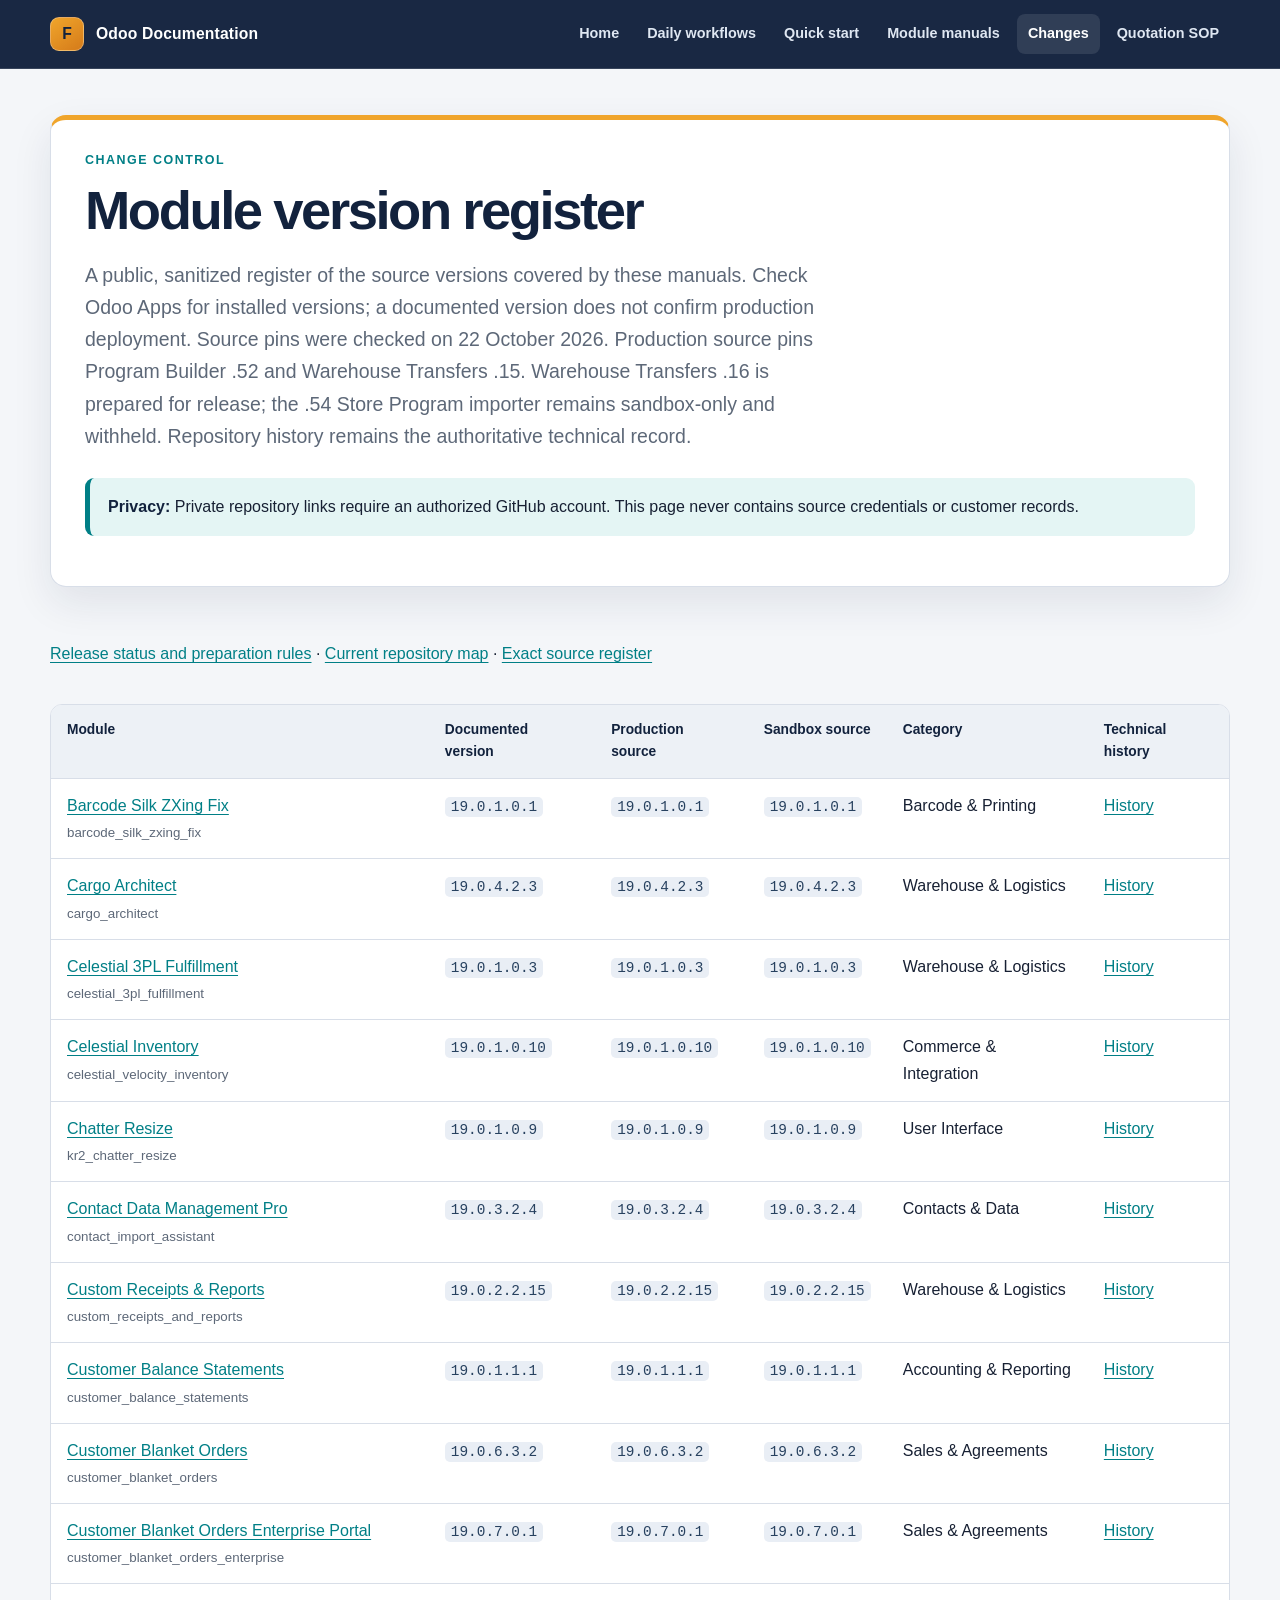
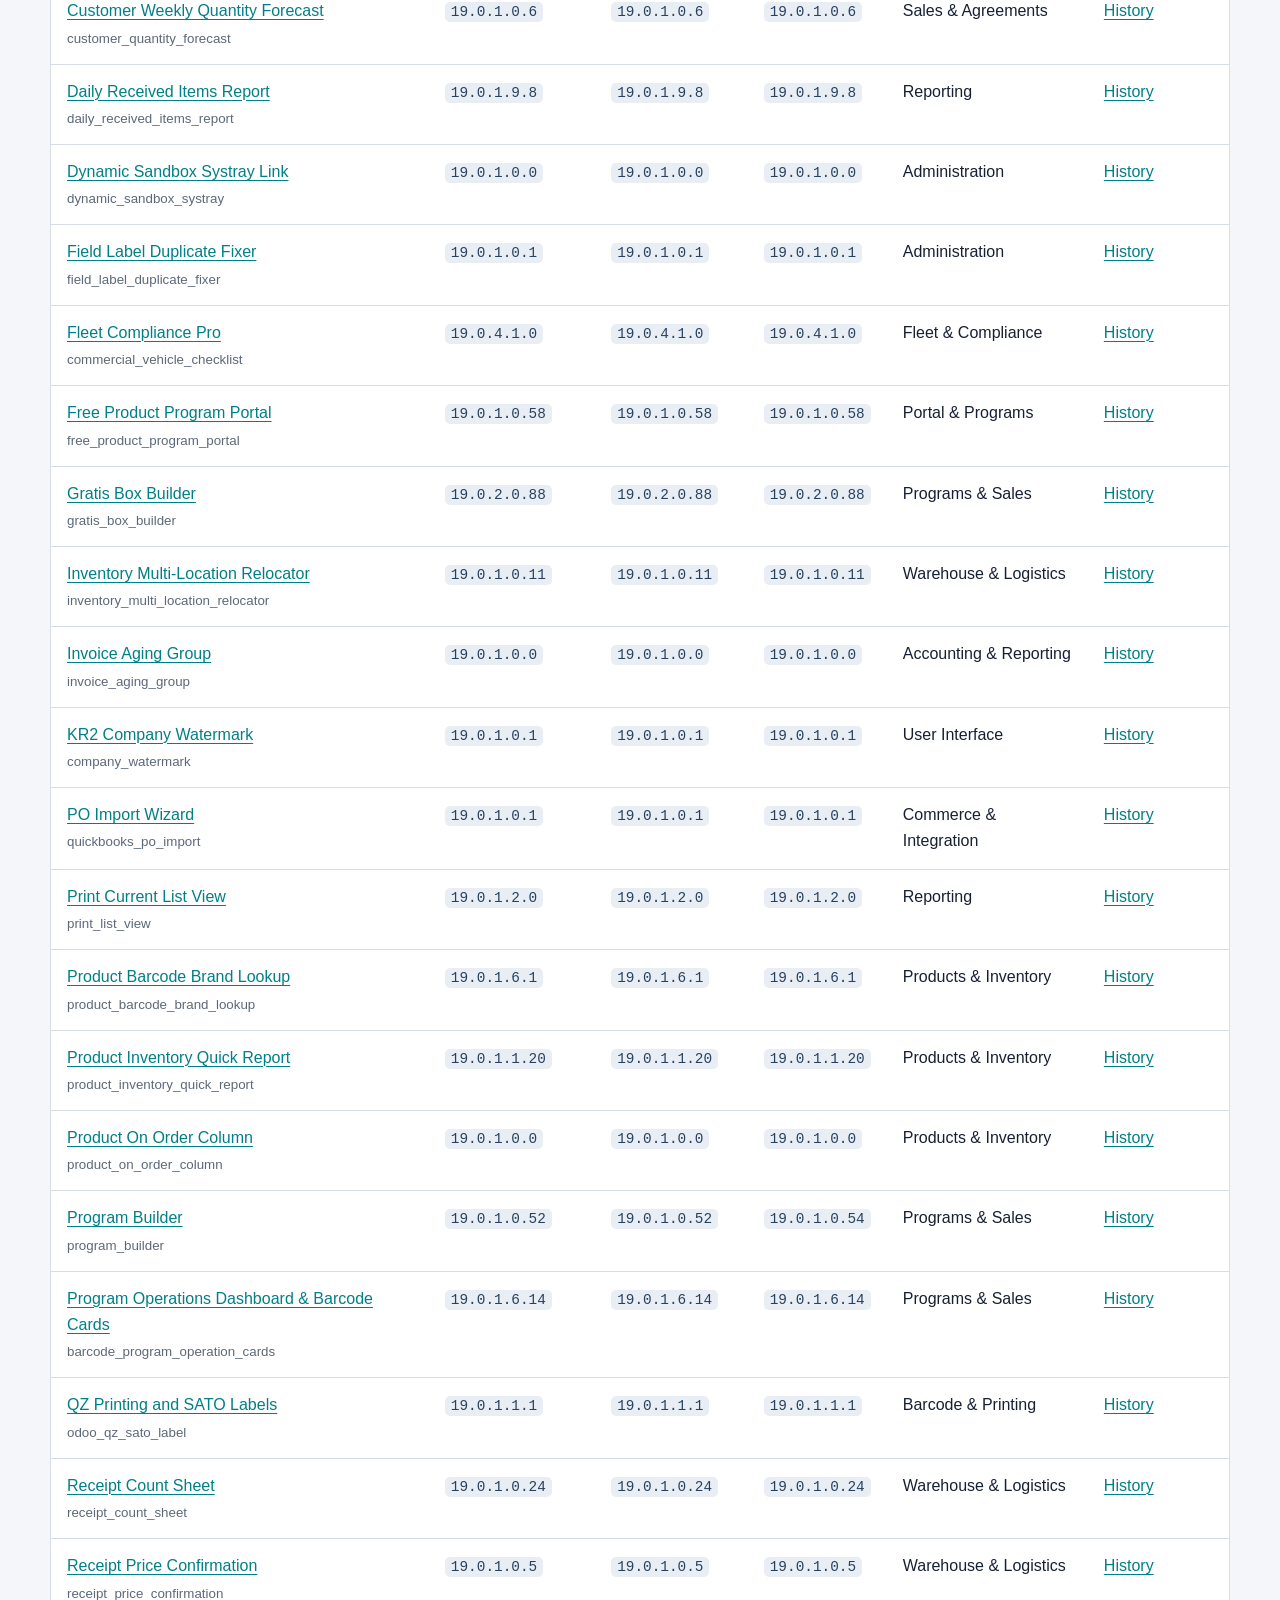
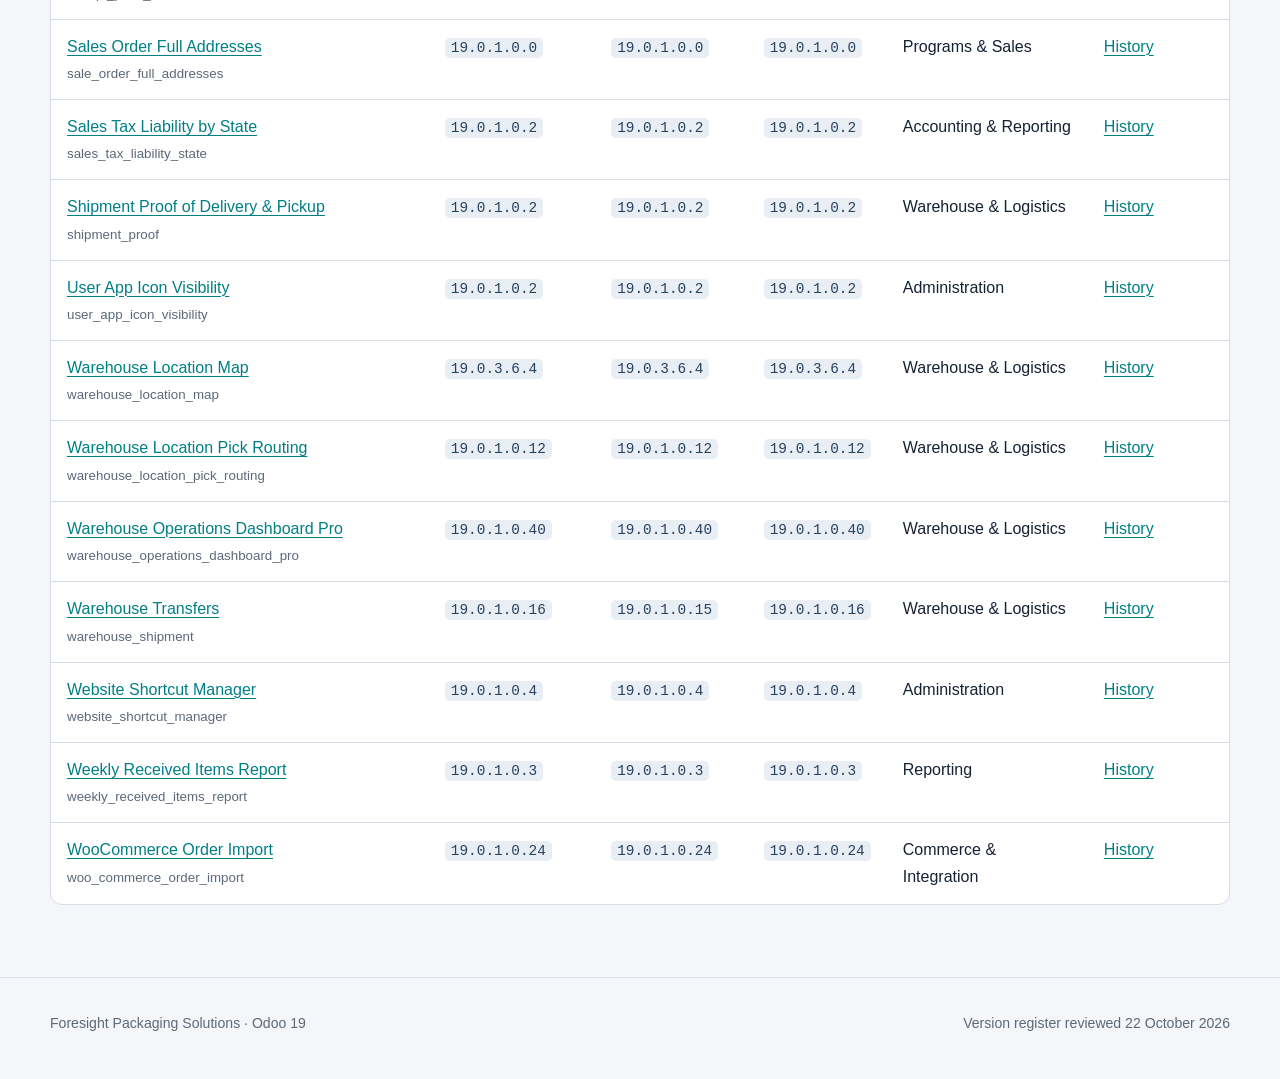
<file: docs/changes.html>
<!doctype html><html lang="en"><head><meta charset="utf-8"><meta name="viewport" content="width=device-width,initial-scale=1"><meta name="description" content="Version and repository change tracking for documented Odoo modules."><title>Module Changes · Foresight Odoo Documentation</title><link rel="stylesheet" href="assets/docs.css?v=20260917-2"><script defer src="assets/manuals.js?v=20261022-review"></script></head><body>
<a class="skip-link" href="#main">Skip to changes</a><header class="site-header"><div class="header-inner"><a class="brand" href="index.html"><span class="brand-mark">F</span><span>Odoo Documentation</span></a><nav class="site-nav"><a href="index.html">Home</a><a href="daily-workflows.html">Daily workflows</a><a href="quick-start.html">Quick start</a><a href="modules.html">Module manuals</a><a href="changes.html" aria-current="page">Changes</a><a href="quotation-sop.html">Quotation SOP</a></nav></div></header>
<main id="main" class="page-shell"><header class="guide-head compact-head"><p class="eyebrow">Change control</p><h1>Module version register</h1><p class="lede">A public, sanitized register of the source versions covered by these manuals. Check Odoo Apps for installed versions; a documented version does not confirm production deployment. Source pins were checked on 22 October 2026. Production source pins Program Builder .52 and Warehouse Transfers .15. Warehouse Transfers .16 is prepared for release; the .54 Store Program importer remains sandbox-only and withheld. Repository history remains the authoritative technical record.</p><div class="callout"><strong>Privacy:</strong> Private repository links require an authorized GitHub account. This page never contains source credentials or customer records.</div></header><section class="section"><p><a href="operations-reference.html#release">Release status and preparation rules</a> · <a href="submodule-map.html">Current repository map</a> · <a href="assets/module-sources.json">Exact source register</a></p><div class="table-scroll"><table class="comparison-table change-table"><thead><tr><th>Module</th><th>Documented version</th><th>Production source</th><th>Sandbox source</th><th>Category</th><th>Technical history</th></tr></thead><tbody data-change-table></tbody></table></div></section></main>
<footer class="site-footer"><div class="footer-inner"><p>Foresight Packaging Solutions · Odoo 19</p><p>Version register reviewed 22 October 2026</p></div></footer></body></html>
</file>
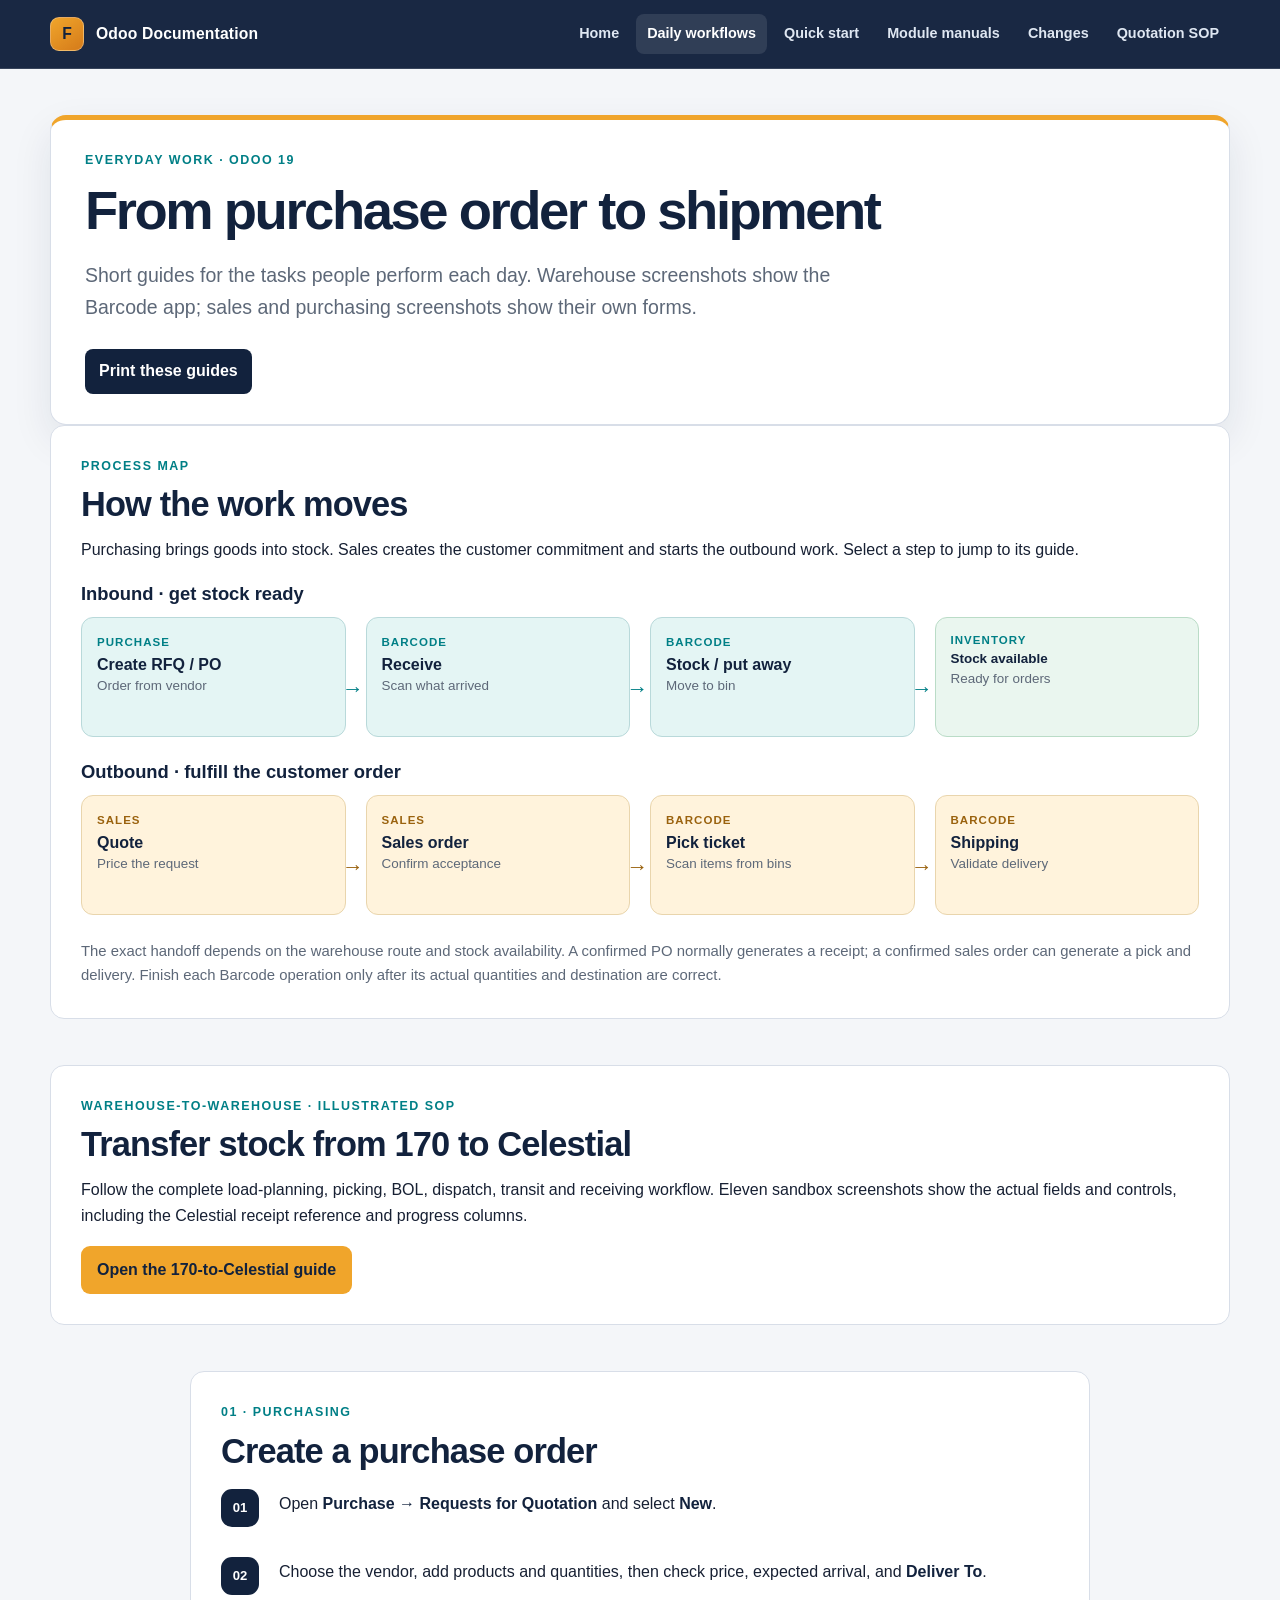
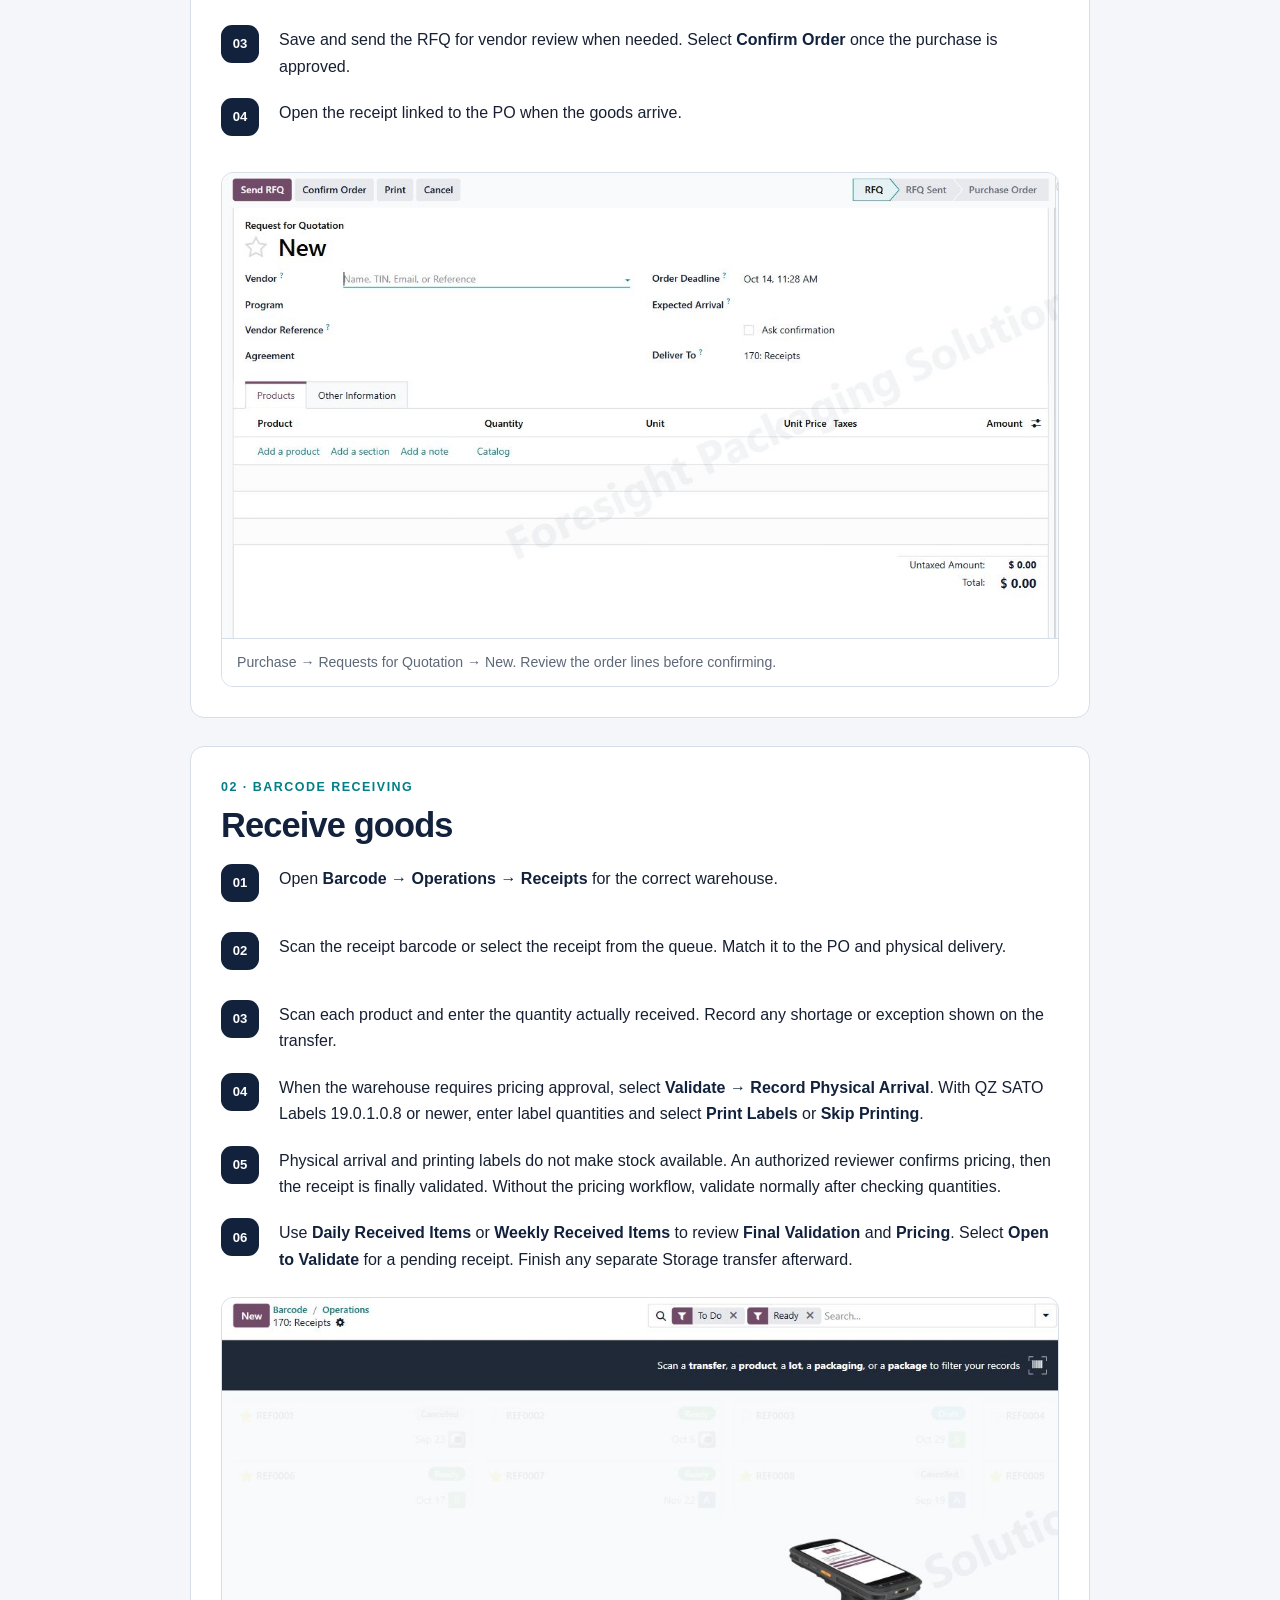
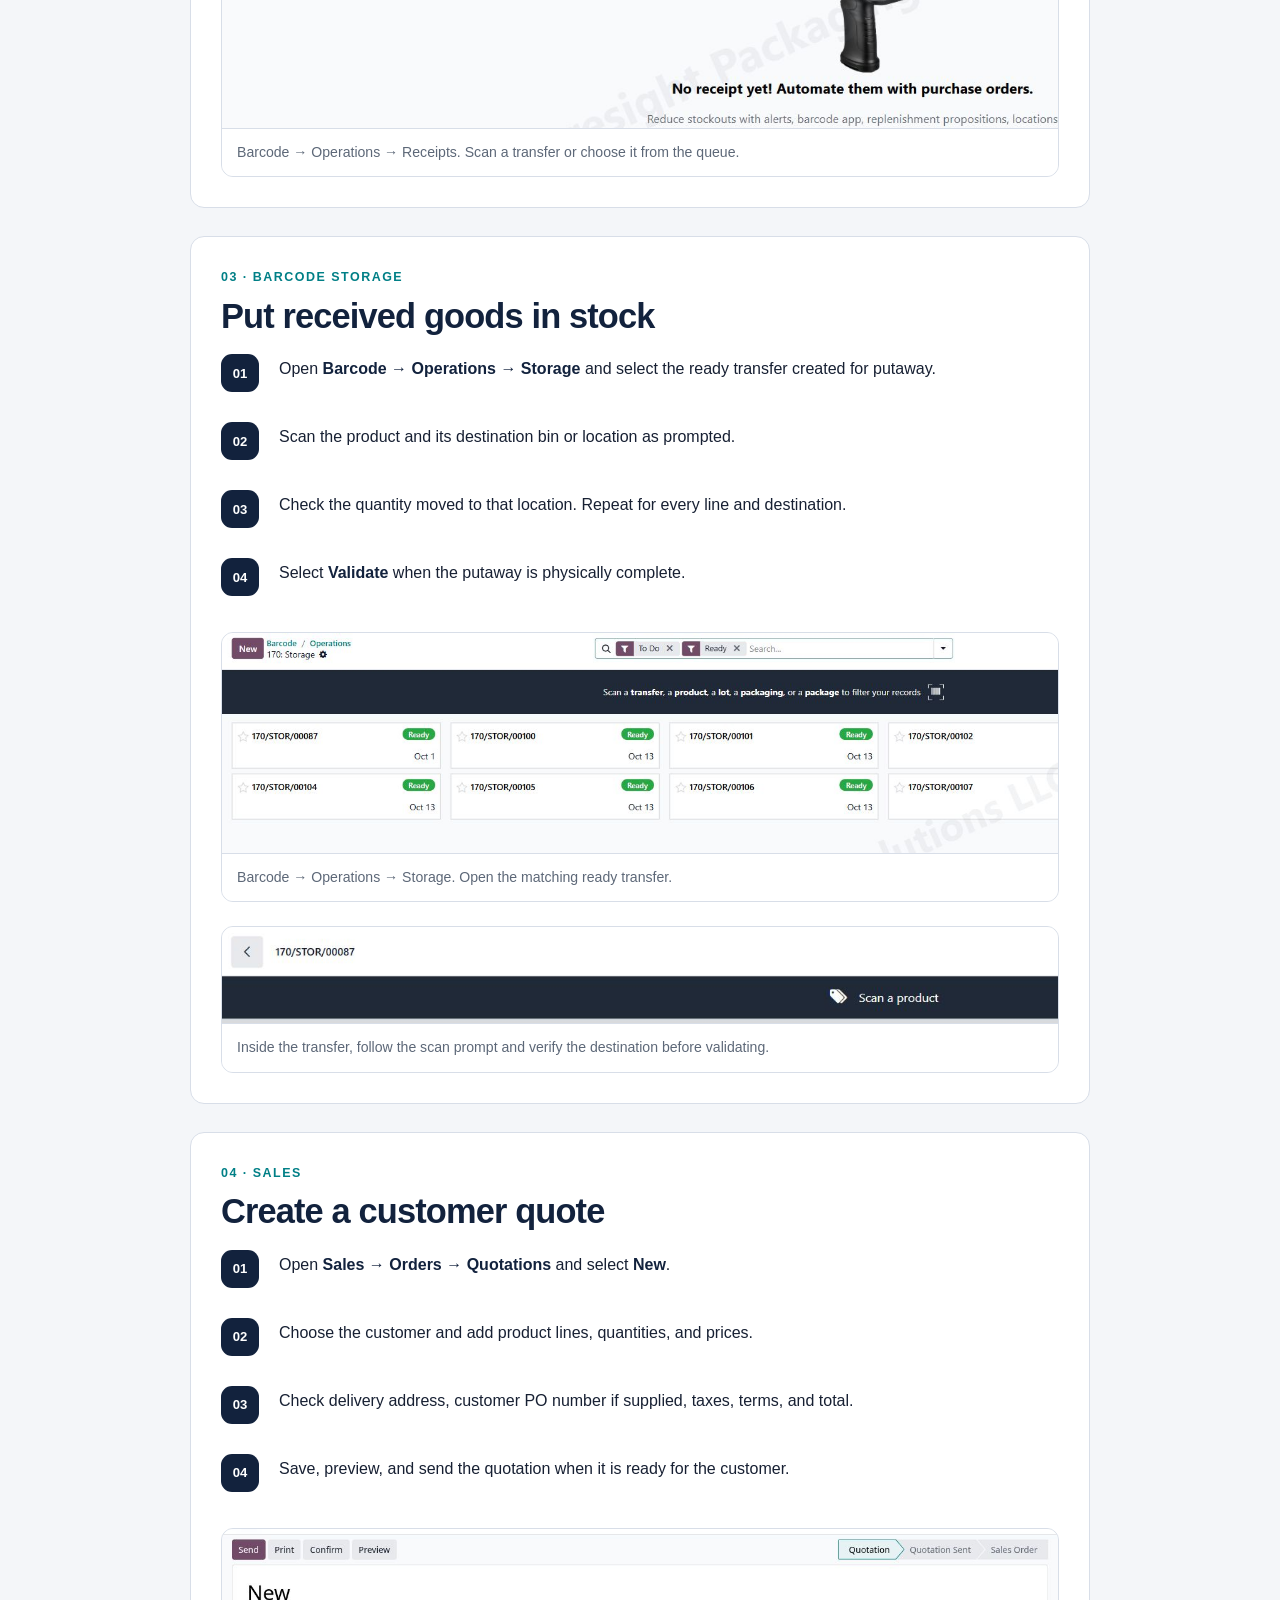
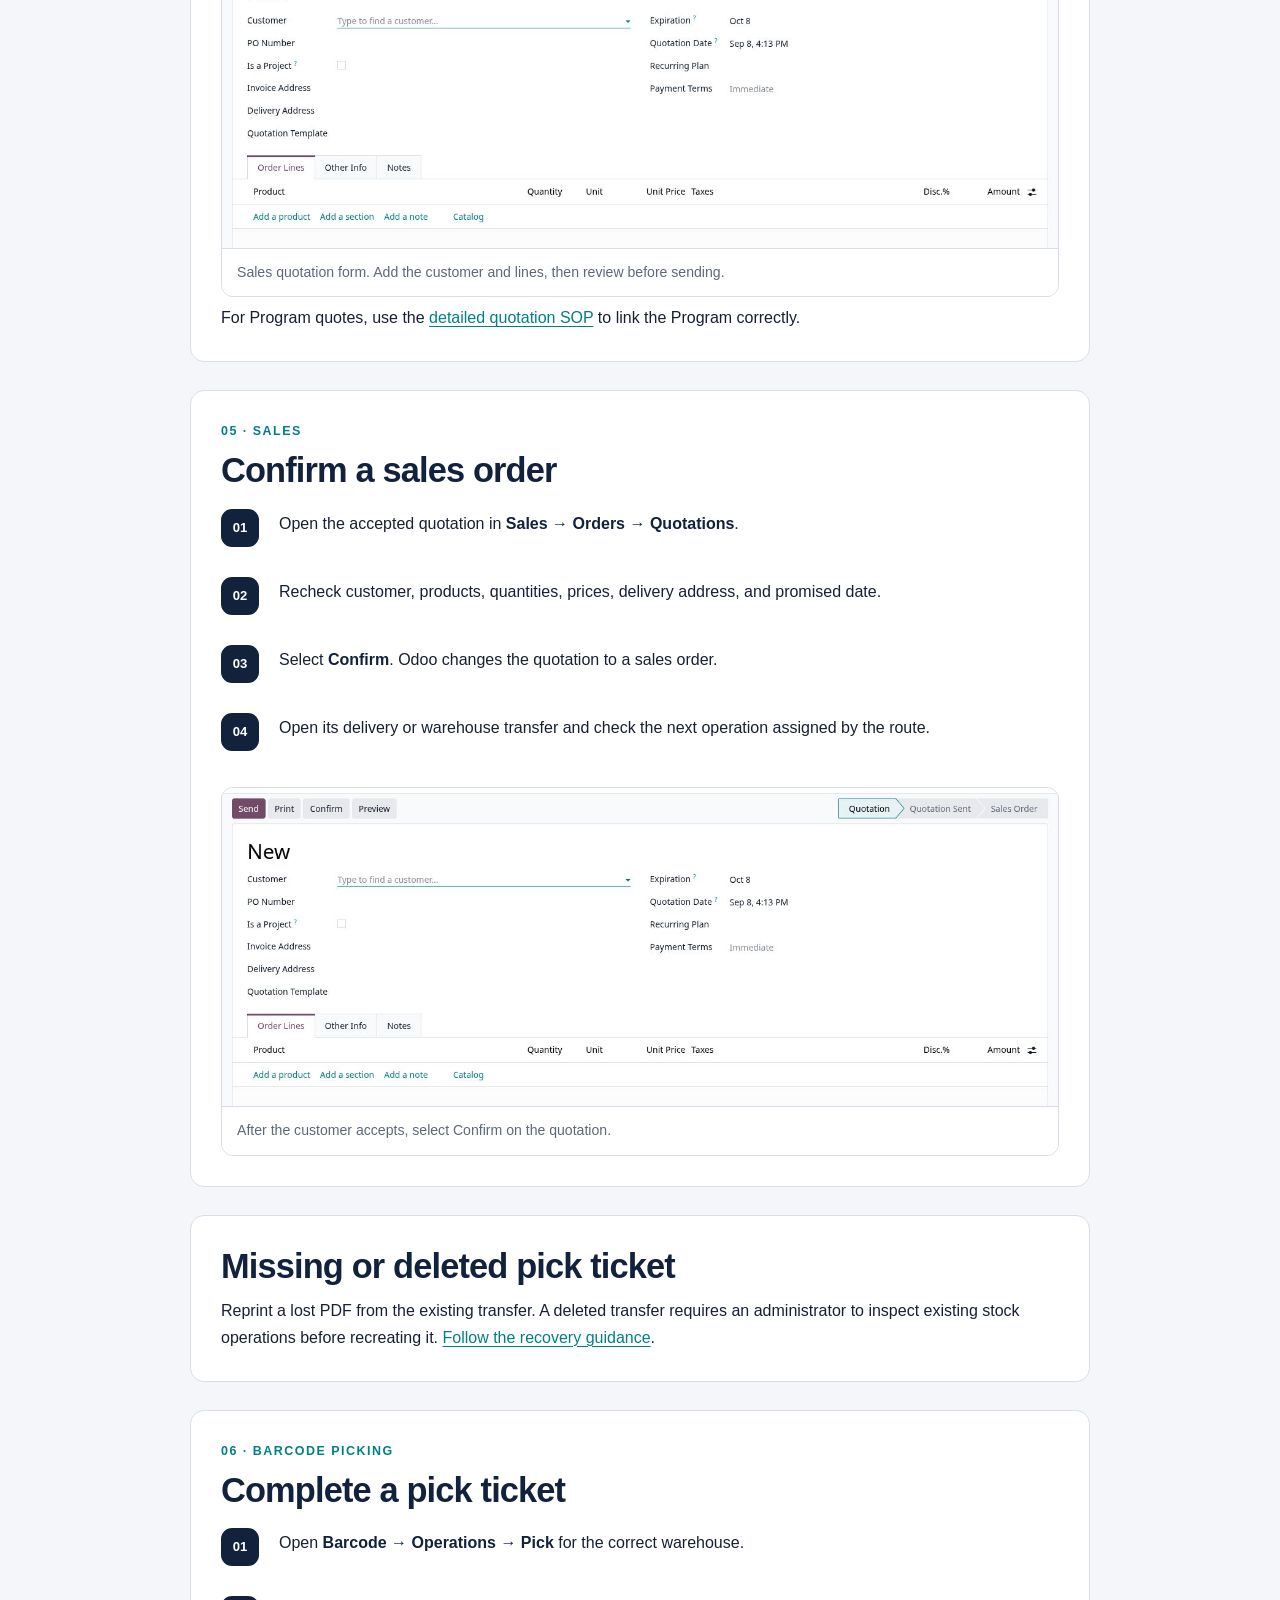
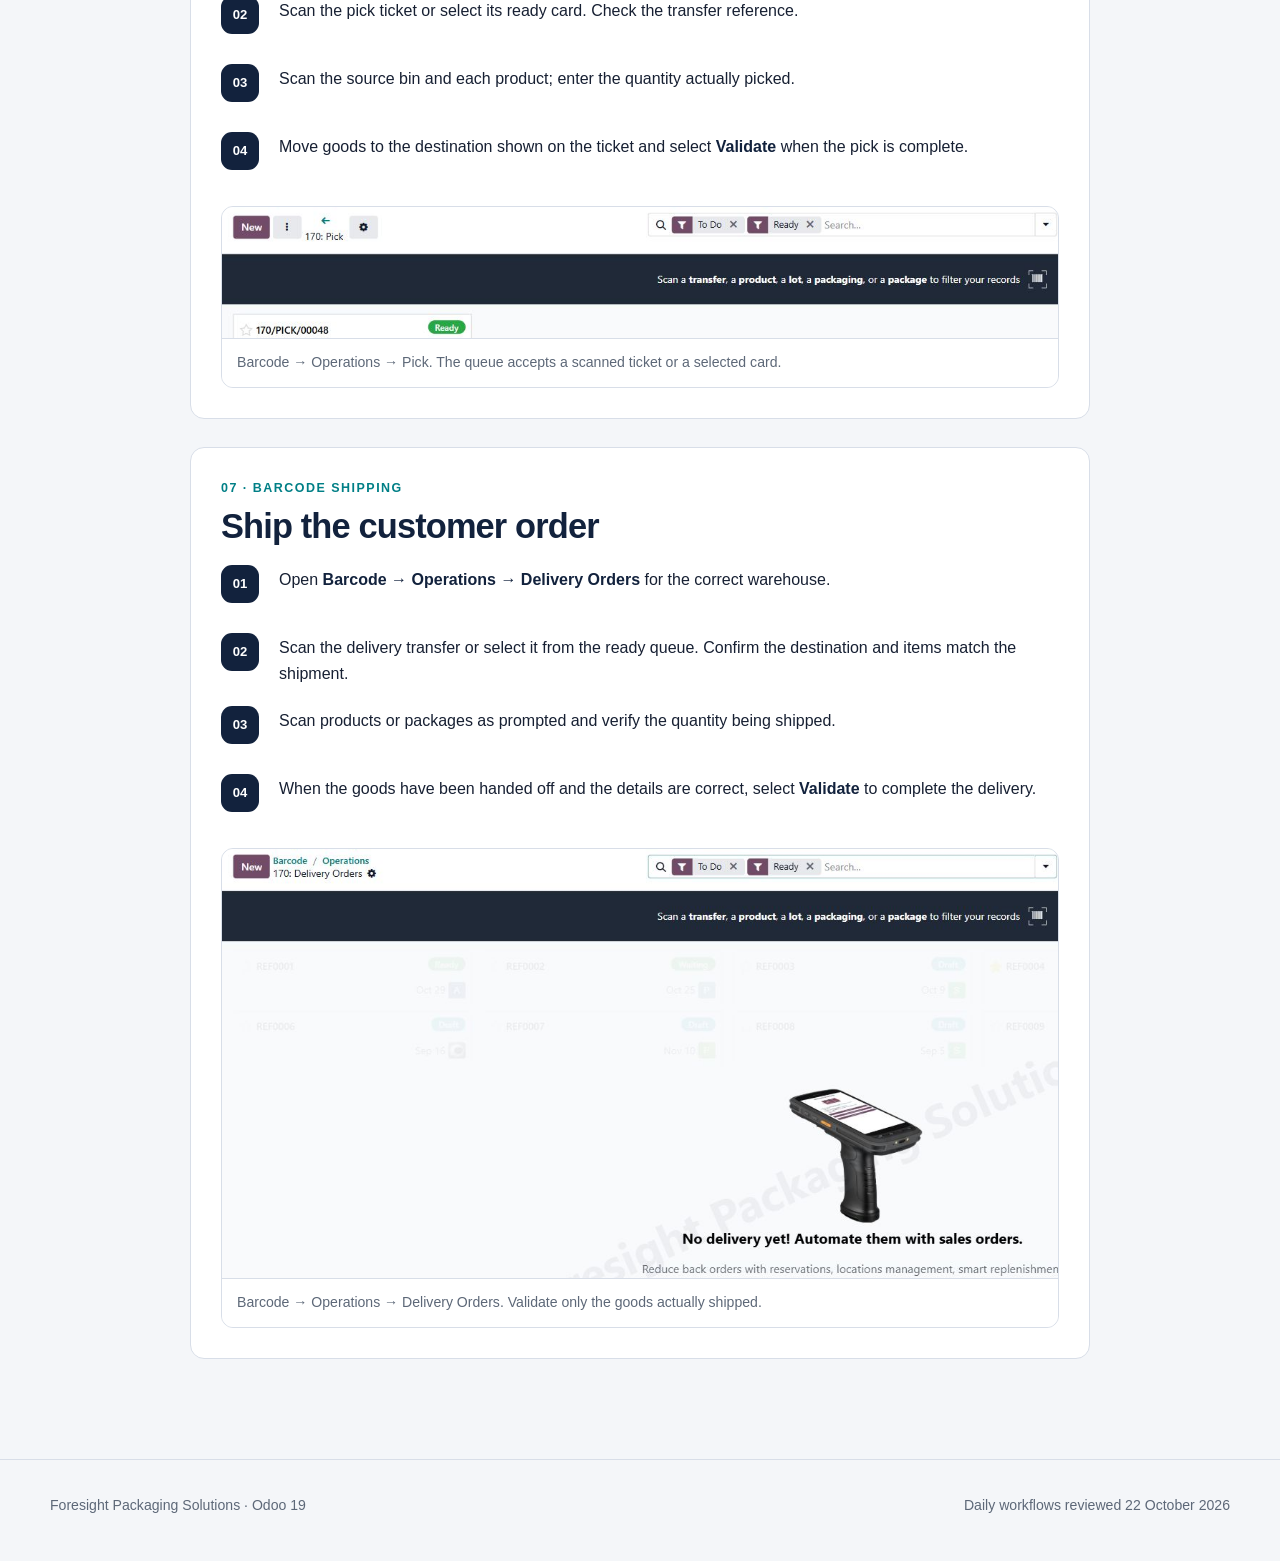
<file: docs/daily-workflows.html>
<!doctype html>
<html lang="en">
<head>
  <meta charset="utf-8">
  <meta name="viewport" content="width=device-width, initial-scale=1">
  <meta name="description" content="Illustrated daily Odoo tasks for purchasing, receiving, stocking, quoting, ordering, picking, and shipping.">
  <title>Daily Workflows · Foresight Odoo Documentation</title>
  <link rel="icon" href="favicon.svg" type="image/svg+xml">
  <link rel="stylesheet" href="assets/docs.css?v=20261014-4">
</head>
<body>
  <a class="skip-link" href="#main">Skip to daily workflows</a>
  <header class="site-header"><div class="header-inner"><a class="brand" href="index.html"><span class="brand-mark">F</span><span>Odoo Documentation</span></a><nav class="site-nav" aria-label="Primary navigation"><a href="index.html">Home</a><a href="daily-workflows.html" aria-current="page">Daily workflows</a><a href="quick-start.html">Quick start</a><a href="modules.html">Module manuals</a><a href="changes.html">Changes</a><a href="quotation-sop.html">Quotation SOP</a></nav></div></header>
  <main id="main" class="page-shell">
    <header class="guide-head compact-head">
      <p class="eyebrow">Everyday work · Odoo 19</p>
      <h1>From purchase order to shipment</h1>
      <p class="lede">Short guides for the tasks people perform each day. Warehouse screenshots show the Barcode app; sales and purchasing screenshots show their own forms.</p>
      <div class="action-bar"><button class="print-button" type="button" onclick="window.print()">Print these guides</button></div>
    </header>

    <section class="guide-section" id="flow" aria-labelledby="flow-title">
      <p class="eyebrow">Process map</p><h2 id="flow-title">How the work moves</h2>
      <p>Purchasing brings goods into stock. Sales creates the customer commitment and starts the outbound work. Select a step to jump to its guide.</p>
      <div class="flow-lane" aria-label="Inbound purchasing and warehouse flow">
        <h3>Inbound · get stock ready</h3>
        <ol class="flow-steps">
          <li><a href="#purchase-order"><small>Purchase</small><strong>Create RFQ / PO</strong><span>Order from vendor</span></a></li>
          <li><a href="#receive"><small>Barcode</small><strong>Receive</strong><span>Scan what arrived</span></a></li>
          <li><a href="#stock"><small>Barcode</small><strong>Stock / put away</strong><span>Move to bin</span></a></li>
          <li class="flow-result"><span><small>Inventory</small><strong>Stock available</strong><span>Ready for orders</span></span></li>
        </ol>
      </div>
      <div class="flow-lane outbound" aria-label="Outbound sales and warehouse flow">
        <h3>Outbound · fulfill the customer order</h3>
        <ol class="flow-steps">
          <li><a href="#quote"><small>Sales</small><strong>Quote</strong><span>Price the request</span></a></li>
          <li><a href="#sales-order"><small>Sales</small><strong>Sales order</strong><span>Confirm acceptance</span></a></li>
          <li><a href="#pick"><small>Barcode</small><strong>Pick ticket</strong><span>Scan items from bins</span></a></li>
          <li><a href="#ship"><small>Barcode</small><strong>Shipping</strong><span>Validate delivery</span></a></li>
        </ol>
      </div>
      <p class="flow-note">The exact handoff depends on the warehouse route and stock availability. A confirmed PO normally generates a receipt; a confirmed sales order can generate a pick and delivery. Finish each Barcode operation only after its actual quantities and destination are correct.</p>
    </section>

    <section class="guide-section" id="170-celestial"><p class="eyebrow">Warehouse-to-warehouse · Illustrated SOP</p><h2>Transfer stock from 170 to Celestial</h2><p>Follow the complete load-planning, picking, BOL, dispatch, transit and receiving workflow. Eleven sandbox screenshots show the actual fields and controls, including the Celestial receipt reference and progress columns.</p><a class="button button-primary" href="170-to-celestial.html">Open the 170-to-Celestial guide</a></section>

    <div class="daily-guide-grid">
      <section class="guide-section" id="purchase-order"><p class="eyebrow">01 · Purchasing</p><h2>Create a purchase order</h2>
        <ol class="steps"><li>Open <strong>Purchase → Requests for Quotation</strong> and select <strong>New</strong>.</li><li>Choose the vendor, add products and quantities, then check price, expected arrival, and <strong>Deliver To</strong>.</li><li>Save and send the RFQ for vendor review when needed. Select <strong>Confirm Order</strong> once the purchase is approved.</li><li>Open the receipt linked to the PO when the goods arrive.</li></ol>
        <figure class="figure"><img src="assets/screenshots/daily-create-po.jpg" width="1200" height="667" loading="lazy" alt="Blank Purchase RFQ form showing vendor, expected arrival, product lines, and Confirm Order controls."><figcaption>Purchase → Requests for Quotation → New. Review the order lines before confirming.</figcaption></figure>
      </section>

      <section class="guide-section" id="receive"><p class="eyebrow">02 · Barcode receiving</p><h2>Receive goods</h2>
        <ol class="steps"><li>Open <strong>Barcode → Operations → Receipts</strong> for the correct warehouse.</li><li>Scan the receipt barcode or select the receipt from the queue. Match it to the PO and physical delivery.</li><li>Scan each product and enter the quantity actually received. Record any shortage or exception shown on the transfer.</li><li>When the warehouse requires pricing approval, select <strong>Validate → Record Physical Arrival</strong>. With QZ SATO Labels 19.0.1.0.8 or newer, enter label quantities and select <strong>Print Labels</strong> or <strong>Skip Printing</strong>.</li><li>Physical arrival and printing labels do not make stock available. An authorized reviewer confirms pricing, then the receipt is finally validated. Without the pricing workflow, validate normally after checking quantities.</li><li>Use <strong>Daily Received Items</strong> or <strong>Weekly Received Items</strong> to review <strong>Final Validation</strong> and <strong>Pricing</strong>. Select <strong>Open to Validate</strong> for a pending receipt. Finish any separate Storage transfer afterward.</li></ol>
        <figure class="figure"><img src="assets/screenshots/daily-barcode-receipts.jpg" width="1167" height="600" loading="lazy" alt="Barcode Receipts screen with To Do and Ready filters and a prompt to scan a transfer or product."><figcaption>Barcode → Operations → Receipts. Scan a transfer or choose it from the queue.</figcaption></figure>
      </section>

      <section class="guide-section" id="stock"><p class="eyebrow">03 · Barcode storage</p><h2>Put received goods in stock</h2>
        <ol class="steps"><li>Open <strong>Barcode → Operations → Storage</strong> and select the ready transfer created for putaway.</li><li>Scan the product and its destination bin or location as prompted.</li><li>Check the quantity moved to that location. Repeat for every line and destination.</li><li>Select <strong>Validate</strong> when the putaway is physically complete.</li></ol>
        <figure class="figure"><img src="assets/screenshots/daily-barcode-storage.jpg" width="1333" height="350" loading="lazy" alt="Barcode Storage queue with ready transfer cards."><figcaption>Barcode → Operations → Storage. Open the matching ready transfer.</figcaption></figure>
        <figure class="figure"><img src="assets/screenshots/daily-barcode-storage-scan.jpg" width="1111" height="128" loading="lazy" alt="Barcode Storage transfer showing the Scan a product prompt."><figcaption>Inside the transfer, follow the scan prompt and verify the destination before validating.</figcaption></figure>
      </section>

      <section class="guide-section" id="quote"><p class="eyebrow">04 · Sales</p><h2>Create a customer quote</h2>
        <ol class="steps"><li>Open <strong>Sales → Orders → Quotations</strong> and select <strong>New</strong>.</li><li>Choose the customer and add product lines, quantities, and prices.</li><li>Check delivery address, customer PO number if supplied, taxes, terms, and total.</li><li>Save, preview, and send the quotation when it is ready for the customer.</li></ol>
        <figure class="figure"><img src="assets/quotation-standard.jpg" width="1363" height="520" loading="lazy" alt="Blank Sales quotation form with customer, order lines, Send, and Confirm controls."><figcaption>Sales quotation form. Add the customer and lines, then review before sending.</figcaption></figure>
        <p>For Program quotes, use the <a href="quotation-sop.html">detailed quotation SOP</a> to link the Program correctly.</p>
      </section>

      <section class="guide-section" id="sales-order"><p class="eyebrow">05 · Sales</p><h2>Confirm a sales order</h2>
        <ol class="steps"><li>Open the accepted quotation in <strong>Sales → Orders → Quotations</strong>.</li><li>Recheck customer, products, quantities, prices, delivery address, and promised date.</li><li>Select <strong>Confirm</strong>. Odoo changes the quotation to a sales order.</li><li>Open its delivery or warehouse transfer and check the next operation assigned by the route.</li></ol>
        <figure class="figure"><img src="assets/quotation-standard.jpg" width="1363" height="520" loading="lazy" alt="Sales quotation form with Confirm button used to turn an accepted quote into a sales order."><figcaption>After the customer accepts, select Confirm on the quotation.</figcaption></figure>
      </section>

      <section class="guide-section"><h2>Missing or deleted pick ticket</h2><p>Reprint a lost PDF from the existing transfer. A deleted transfer requires an administrator to inspect existing stock operations before recreating it. <a href="operations-reference.html#deleted-pick">Follow the recovery guidance</a>.</p></section><section class="guide-section" id="pick"><p class="eyebrow">06 · Barcode picking</p><h2>Complete a pick ticket</h2>
        <ol class="steps"><li>Open <strong>Barcode → Operations → Pick</strong> for the correct warehouse.</li><li>Scan the pick ticket or select its ready card. Check the transfer reference.</li><li>Scan the source bin and each product; enter the quantity actually picked.</li><li>Move goods to the destination shown on the ticket and select <strong>Validate</strong> when the pick is complete.</li></ol>
        <figure class="figure"><img src="assets/screenshots/daily-barcode-pick.jpg" width="1167" height="183" loading="lazy" alt="Barcode Pick screen with To Do and Ready filters and scan prompt."><figcaption>Barcode → Operations → Pick. The queue accepts a scanned ticket or a selected card.</figcaption></figure>
      </section>

      <section class="guide-section" id="ship"><p class="eyebrow">07 · Barcode shipping</p><h2>Ship the customer order</h2>
        <ol class="steps"><li>Open <strong>Barcode → Operations → Delivery Orders</strong> for the correct warehouse.</li><li>Scan the delivery transfer or select it from the ready queue. Confirm the destination and items match the shipment.</li><li>Scan products or packages as prompted and verify the quantity being shipped.</li><li>When the goods have been handed off and the details are correct, select <strong>Validate</strong> to complete the delivery.</li></ol>
        <figure class="figure"><img src="assets/screenshots/daily-barcode-shipping.jpg" width="1167" height="600" loading="lazy" alt="Barcode Delivery Orders screen with To Do and Ready filters and scan prompt."><figcaption>Barcode → Operations → Delivery Orders. Validate only the goods actually shipped.</figcaption></figure>
      </section>
    </div>
  </main>
  <footer class="site-footer"><div class="footer-inner"><p>Foresight Packaging Solutions · Odoo 19</p><p>Daily workflows reviewed 22 October 2026</p></div></footer>
</body>
</html>
</file>
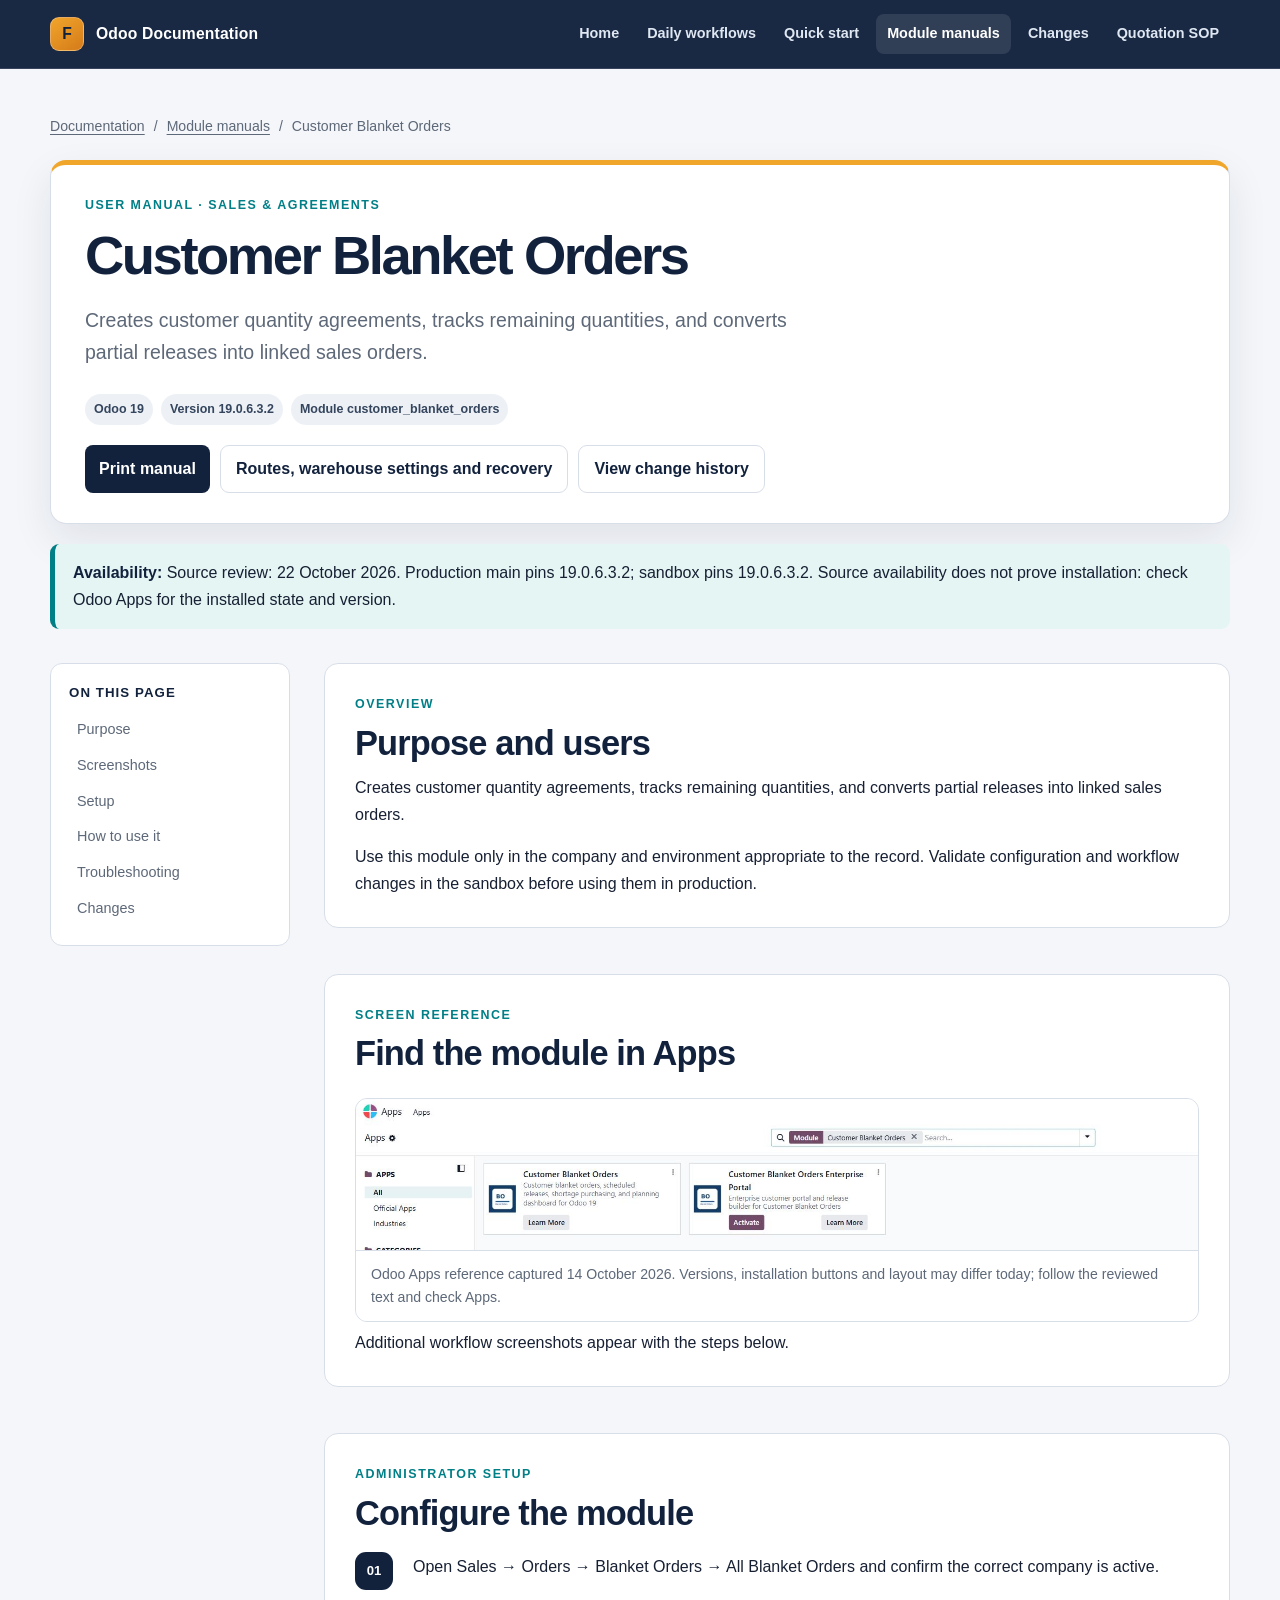
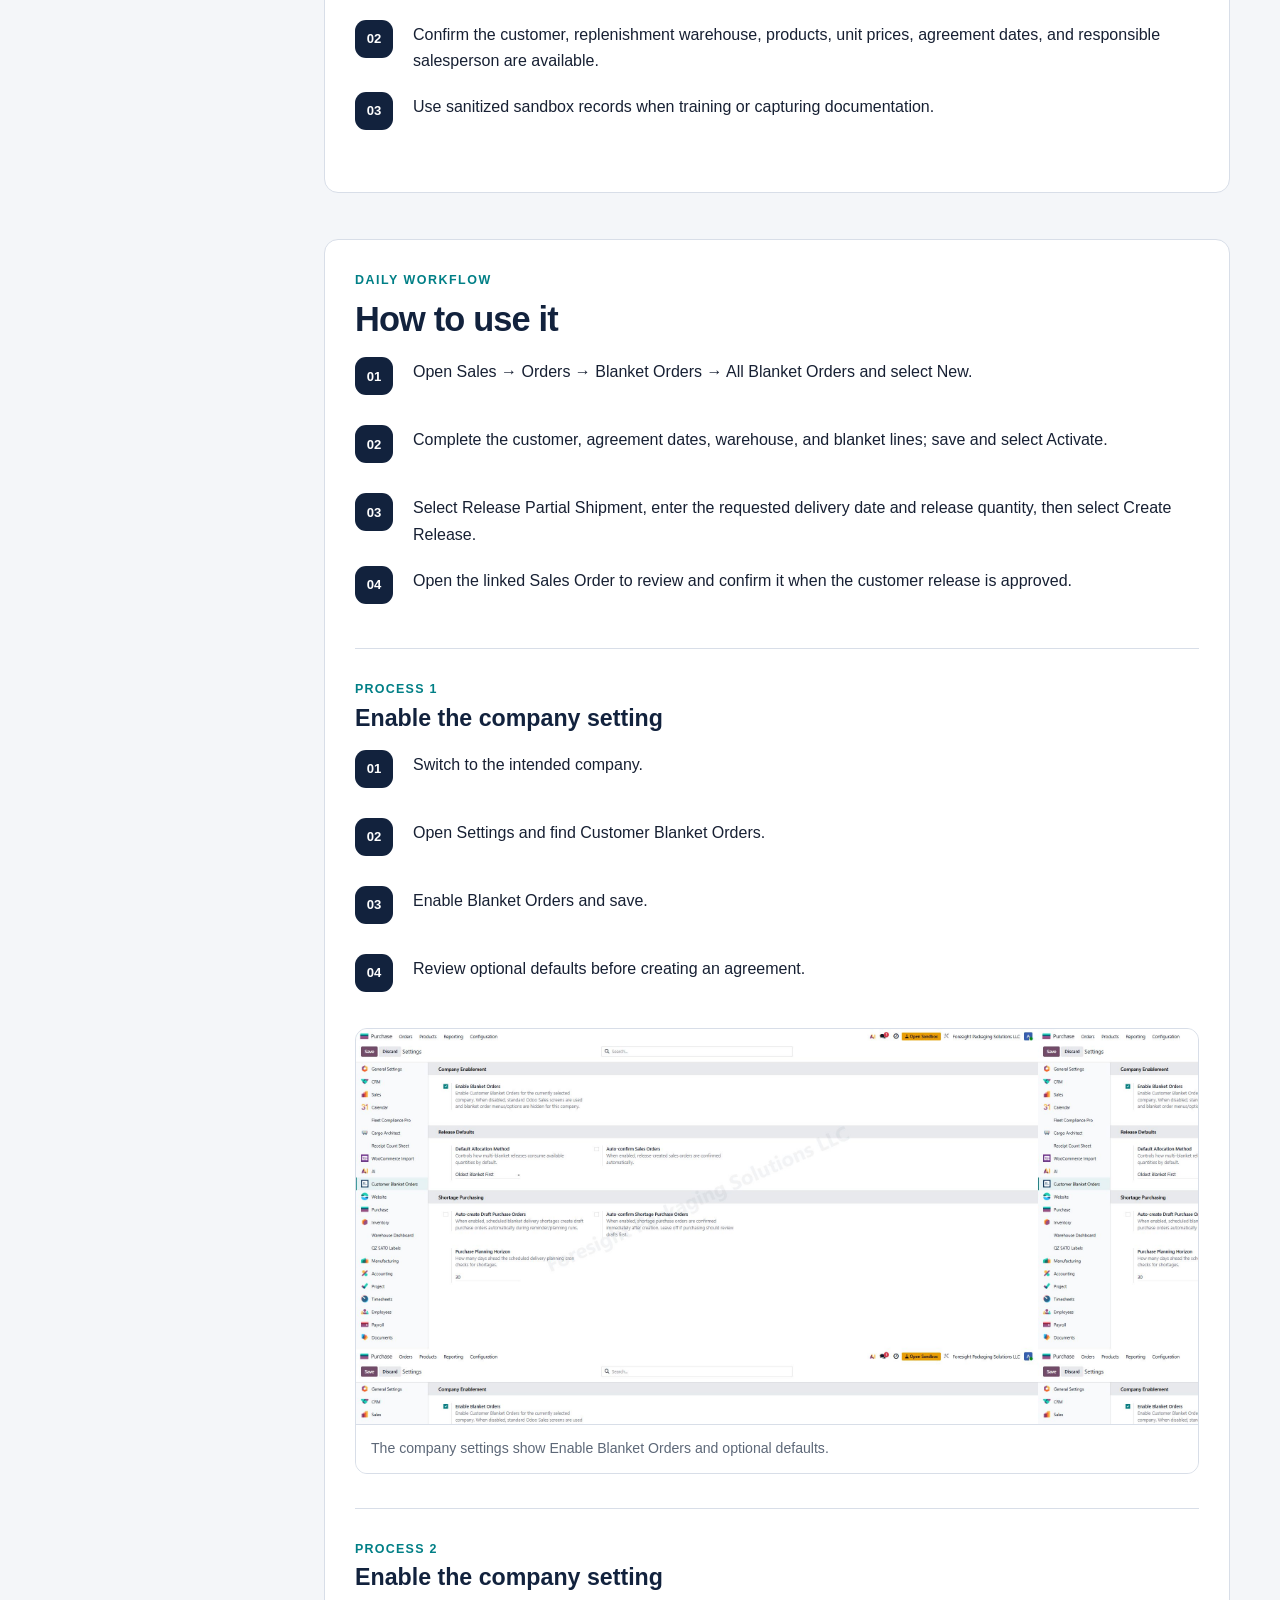
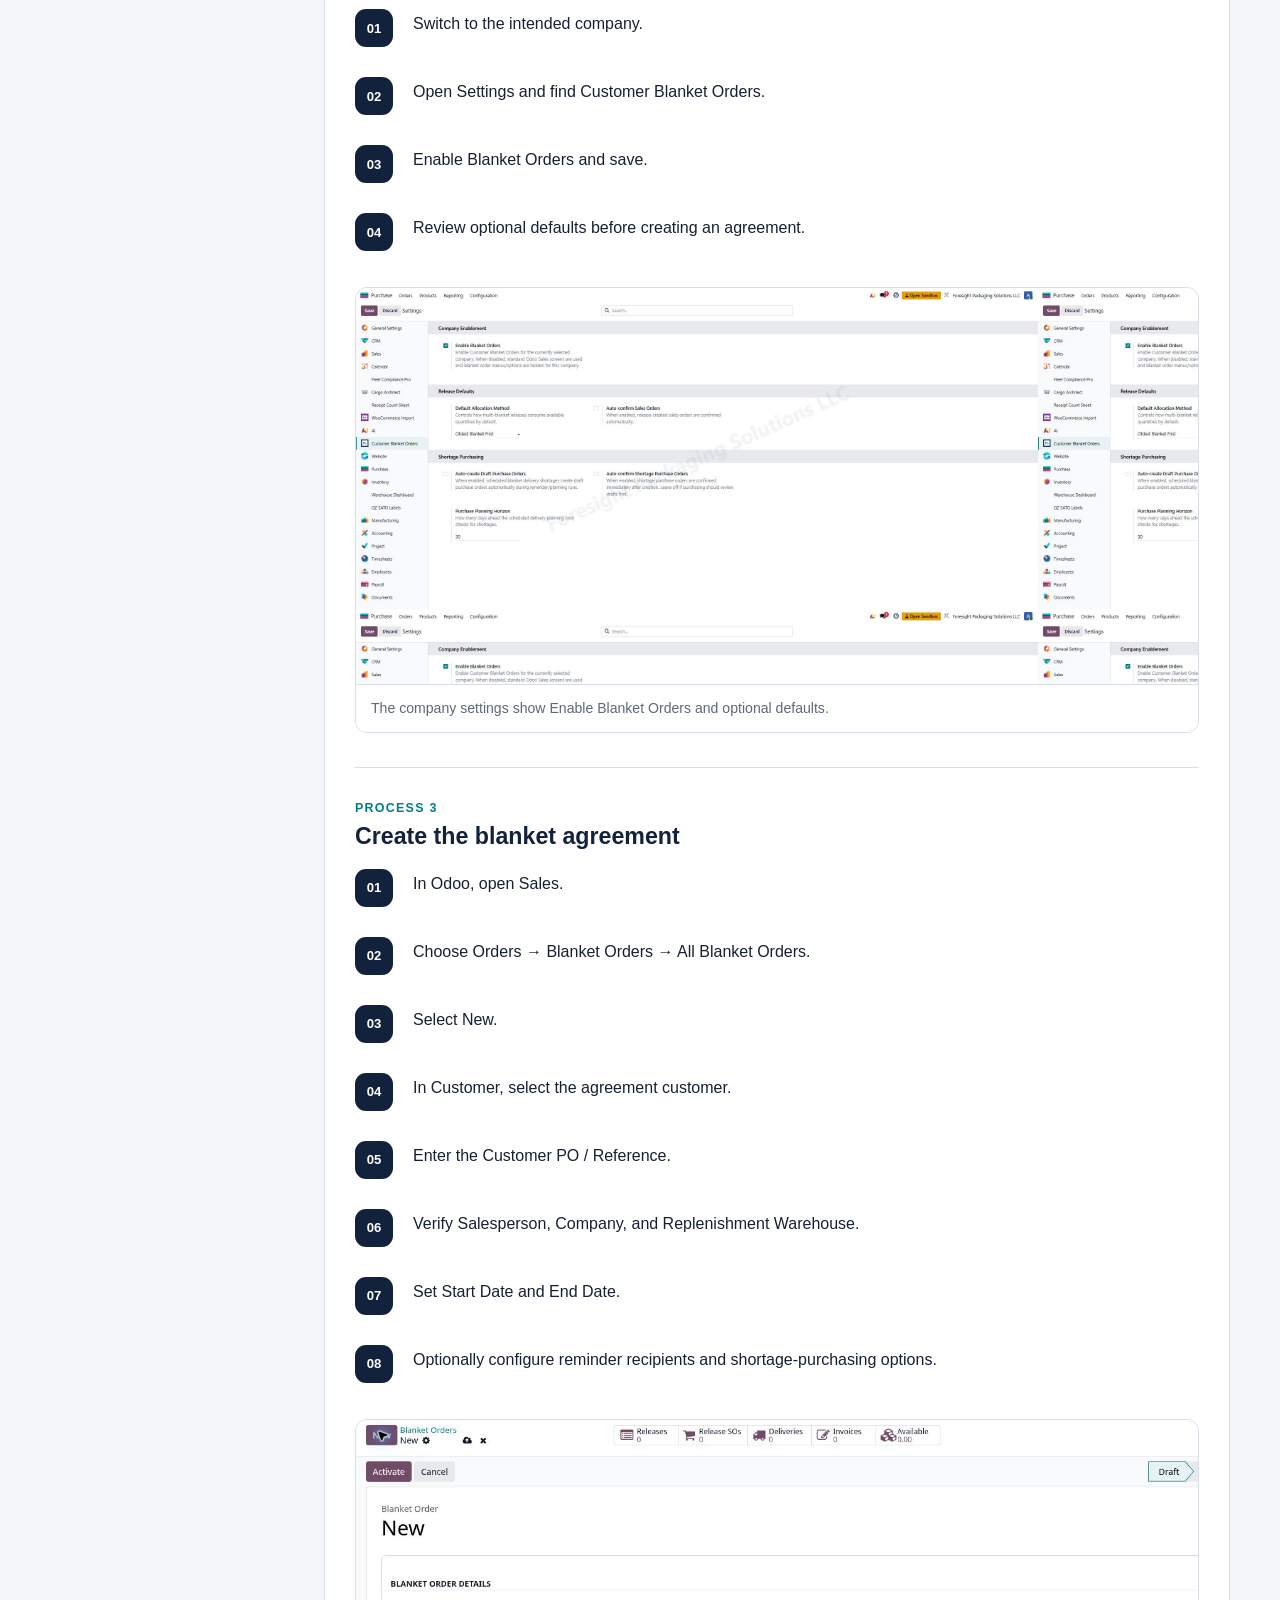
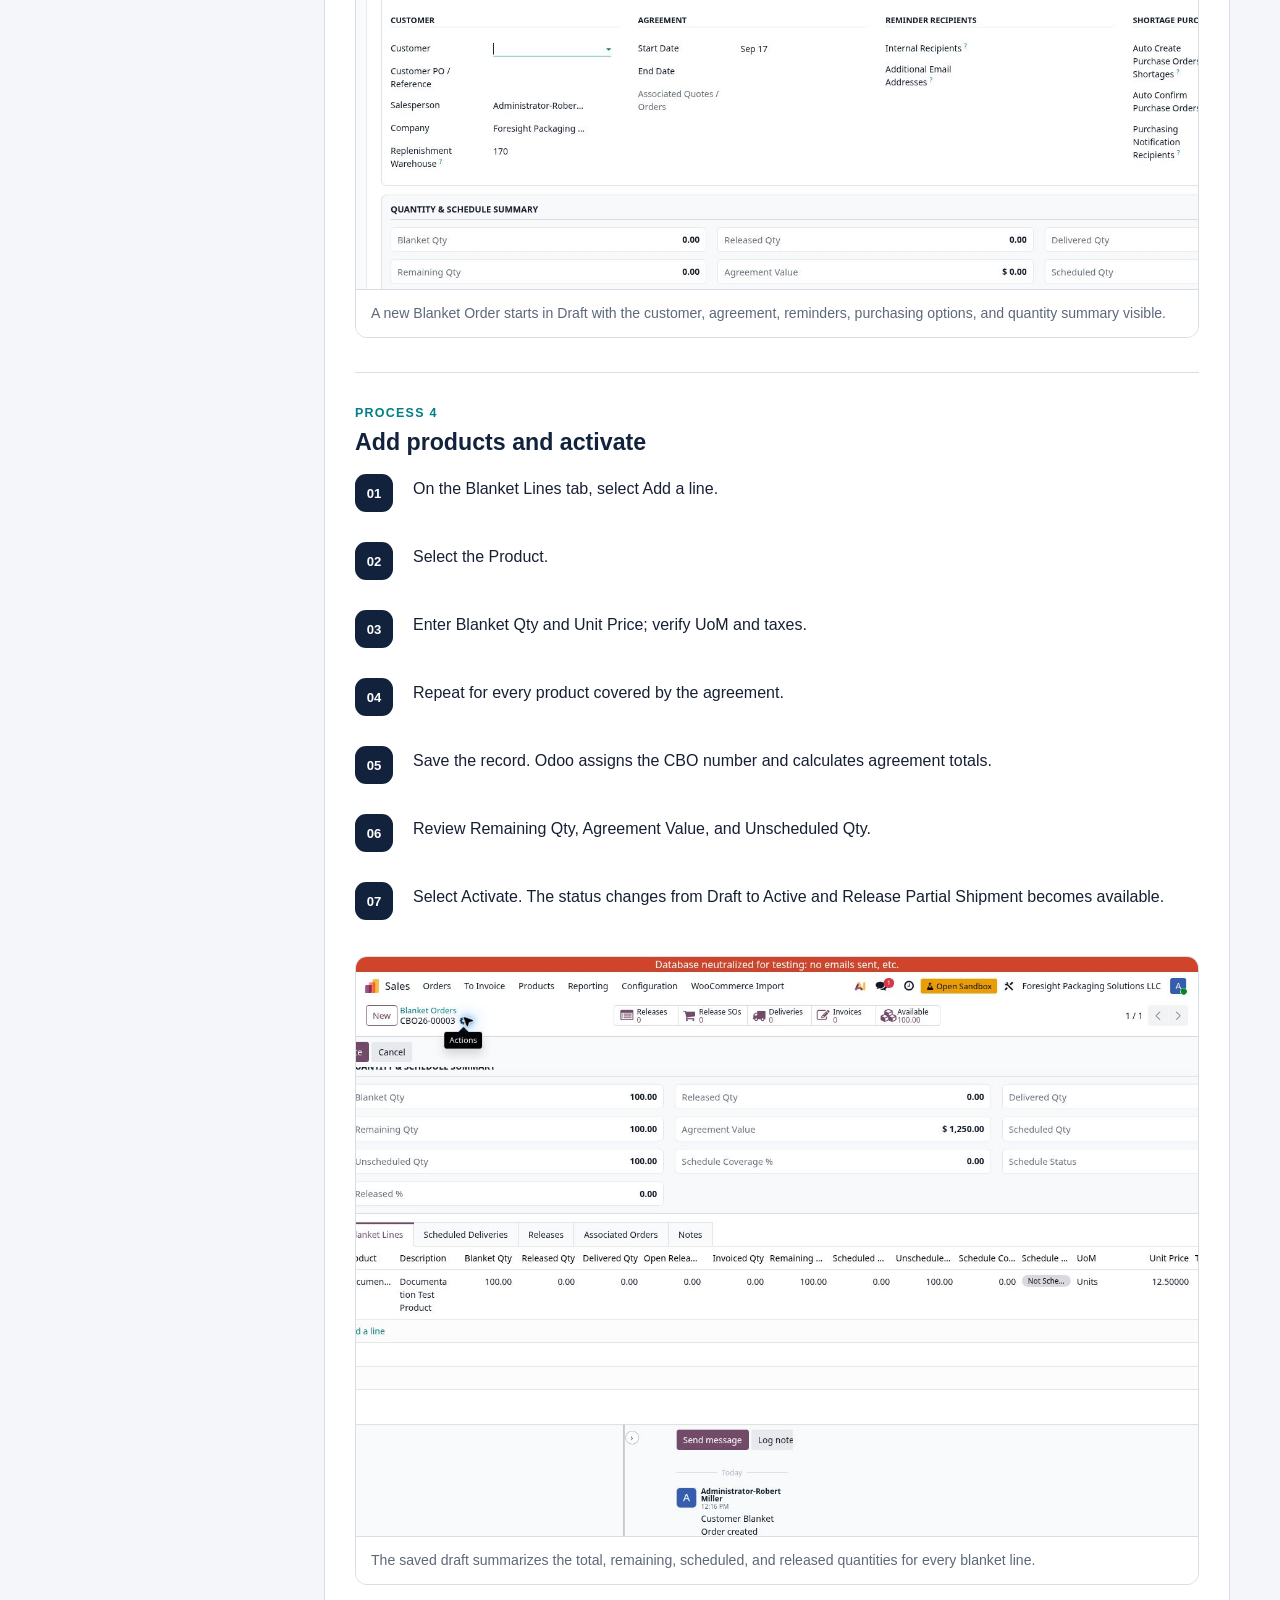
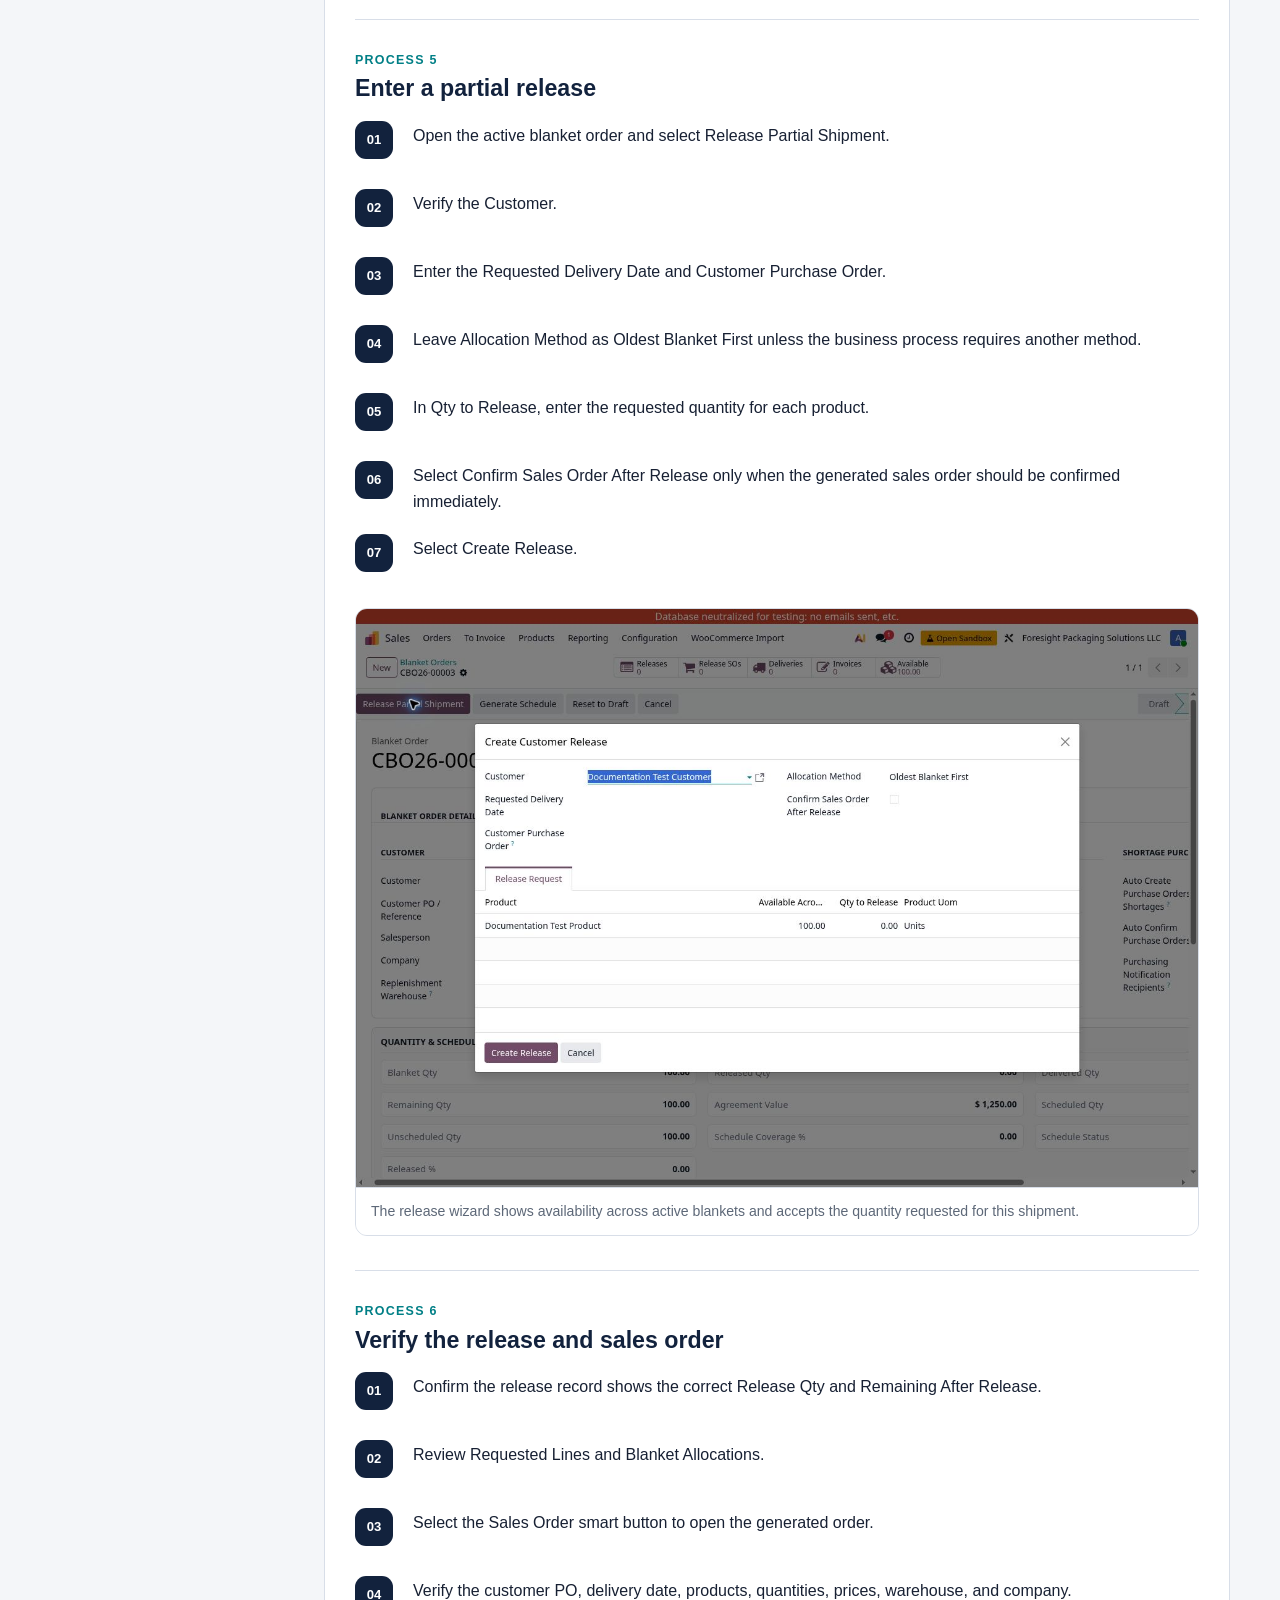
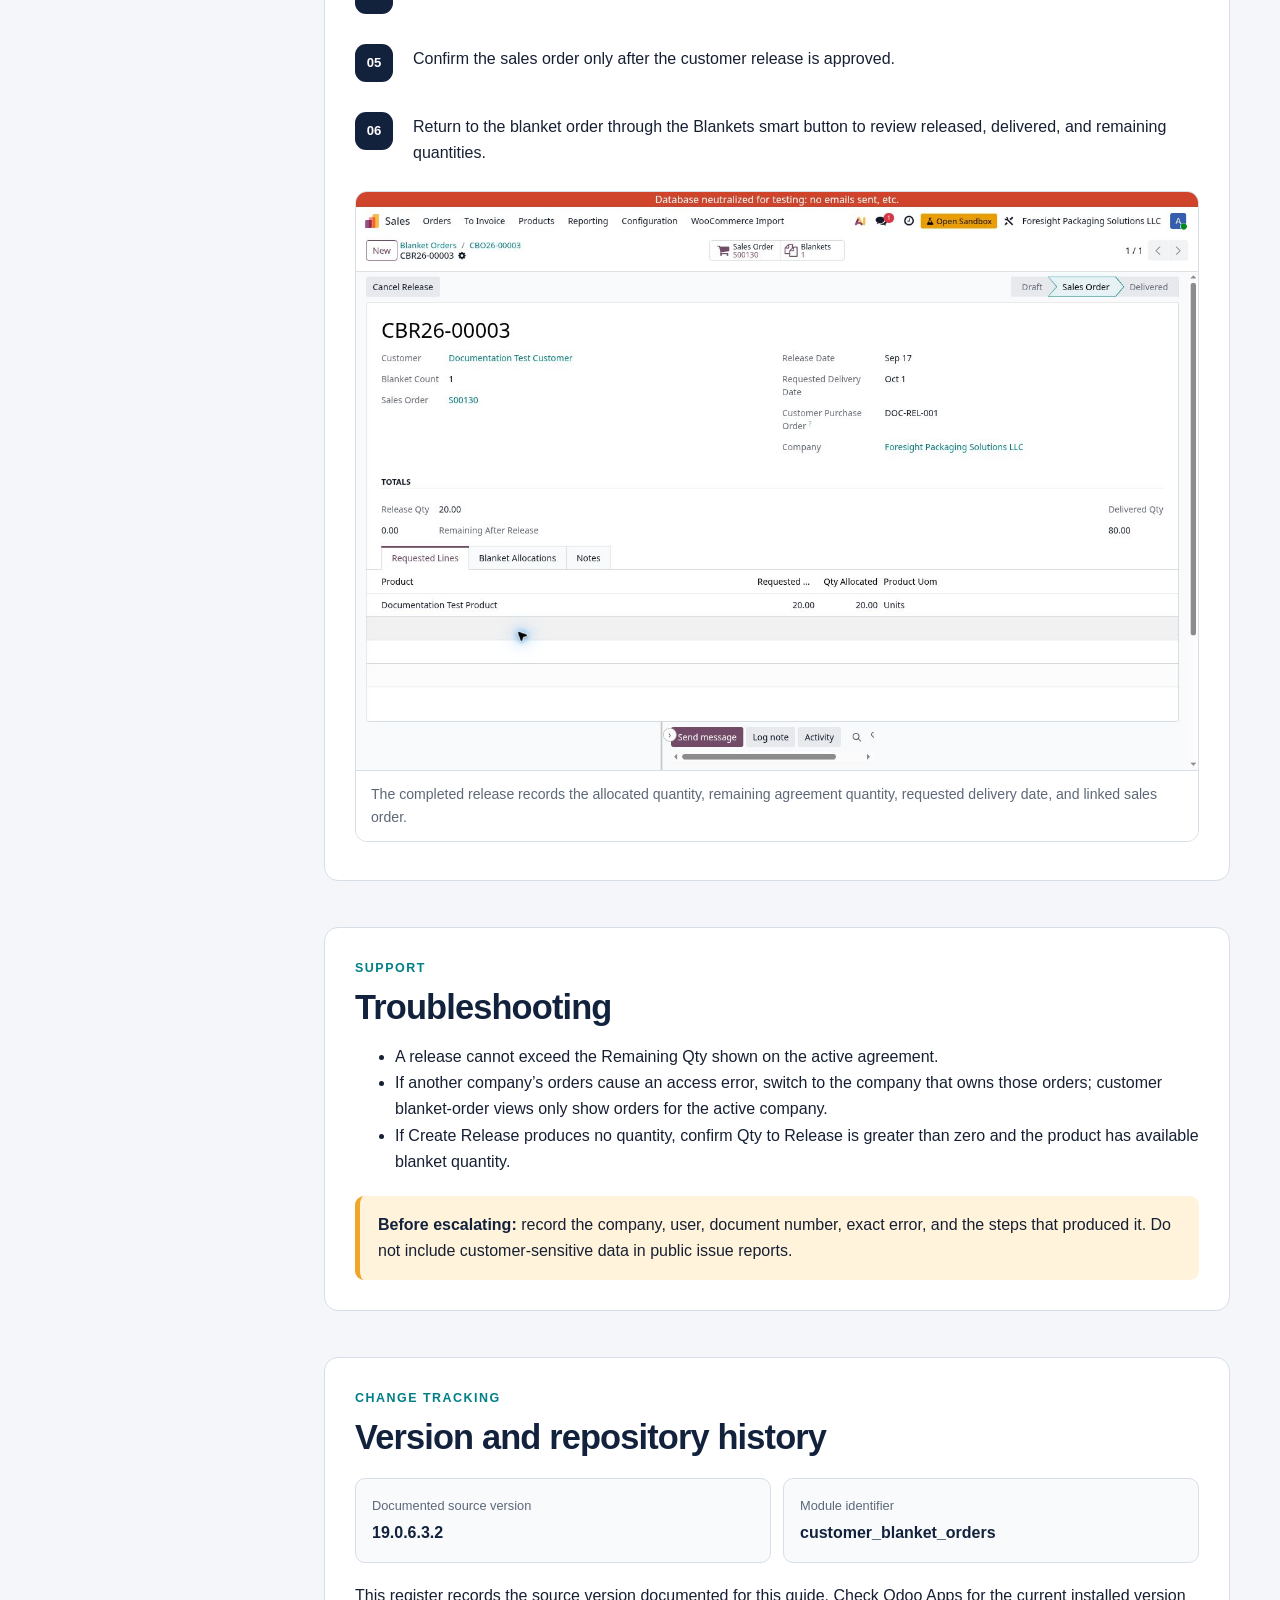
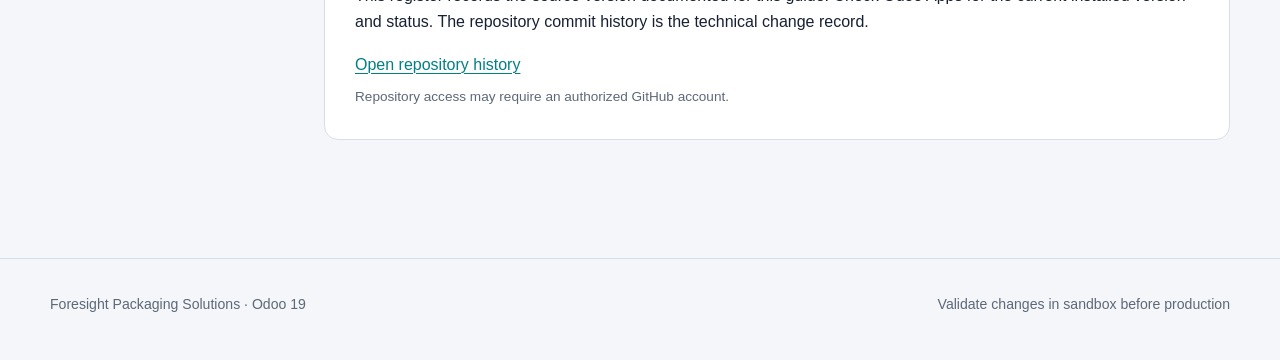
<file: docs/manual.html>
<!doctype html><html lang="en"><head><meta charset="utf-8"><meta name="viewport" content="width=device-width,initial-scale=1"><meta name="description" content="Odoo module user manual."><title>Module User Manual</title><link rel="stylesheet" href="assets/docs.css?v=20261014-receiving-4"><script defer src="assets/manuals.js?v=20261022-review"></script></head><body>
<a class="skip-link" href="#main">Skip to manual</a><header class="site-header"><div class="header-inner"><a class="brand" href="index.html"><span class="brand-mark">F</span><span>Odoo Documentation</span></a><nav class="site-nav"><a href="index.html">Home</a><a href="daily-workflows.html">Daily workflows</a><a href="quick-start.html">Quick start</a><a href="modules.html" aria-current="page">Module manuals</a><a href="changes.html">Changes</a><a href="quotation-sop.html">Quotation SOP</a></nav></div></header><main id="main" class="page-shell" data-manual></main><footer class="site-footer"><div class="footer-inner"><p>Foresight Packaging Solutions · Odoo 19</p><p>Validate changes in sandbox before production</p></div></footer></body></html>
</file>
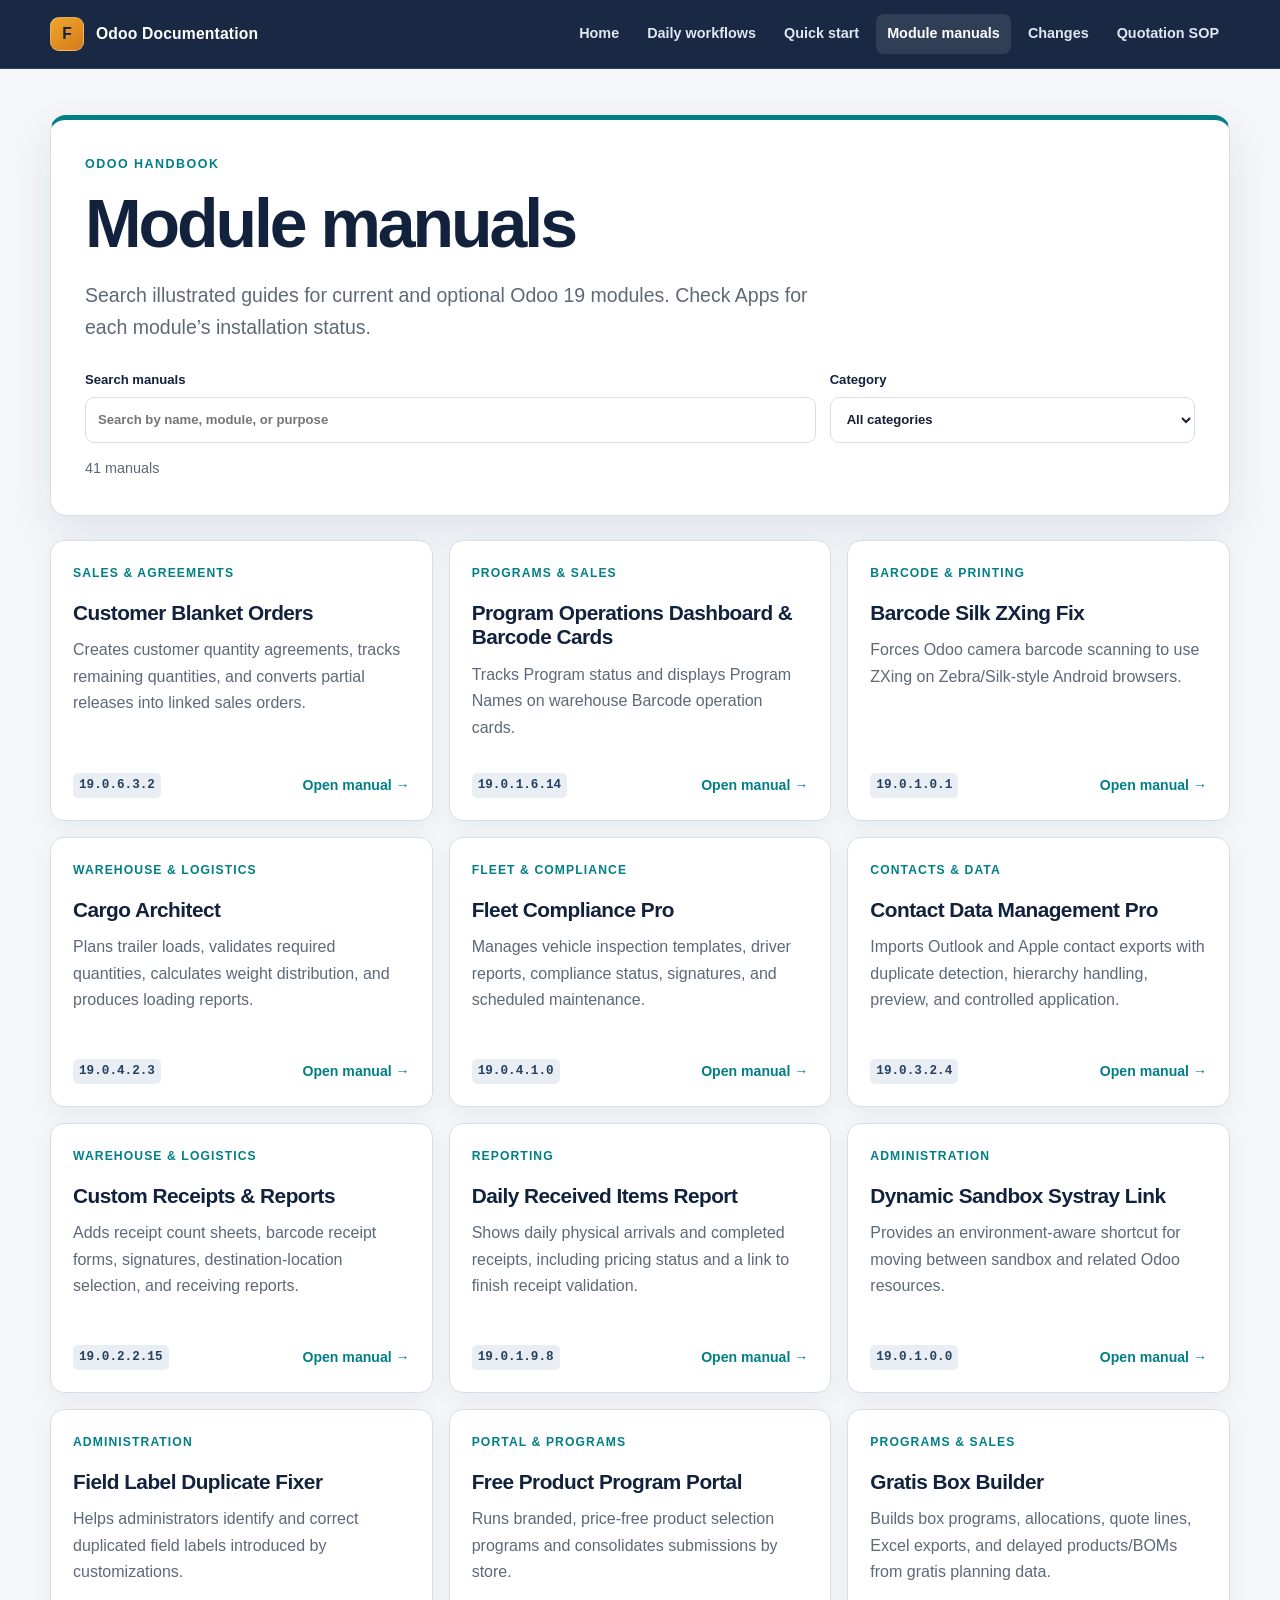
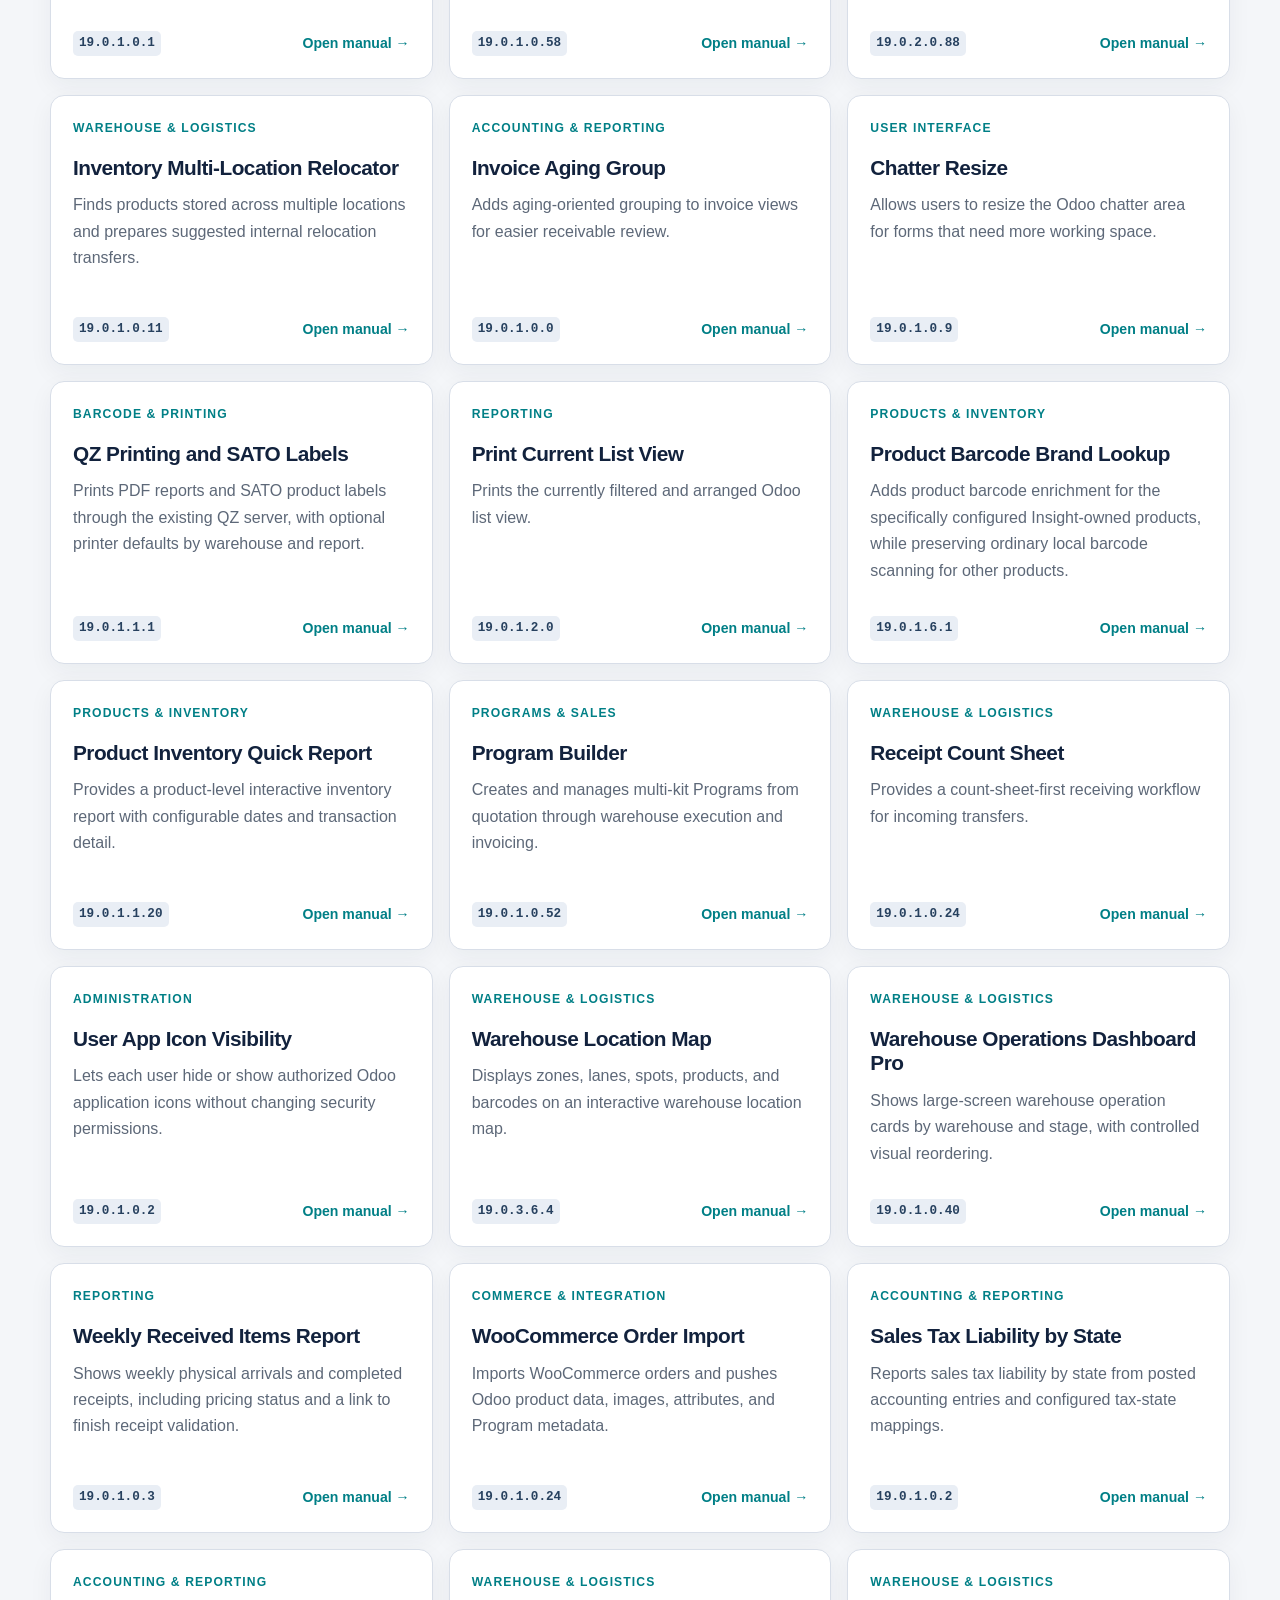
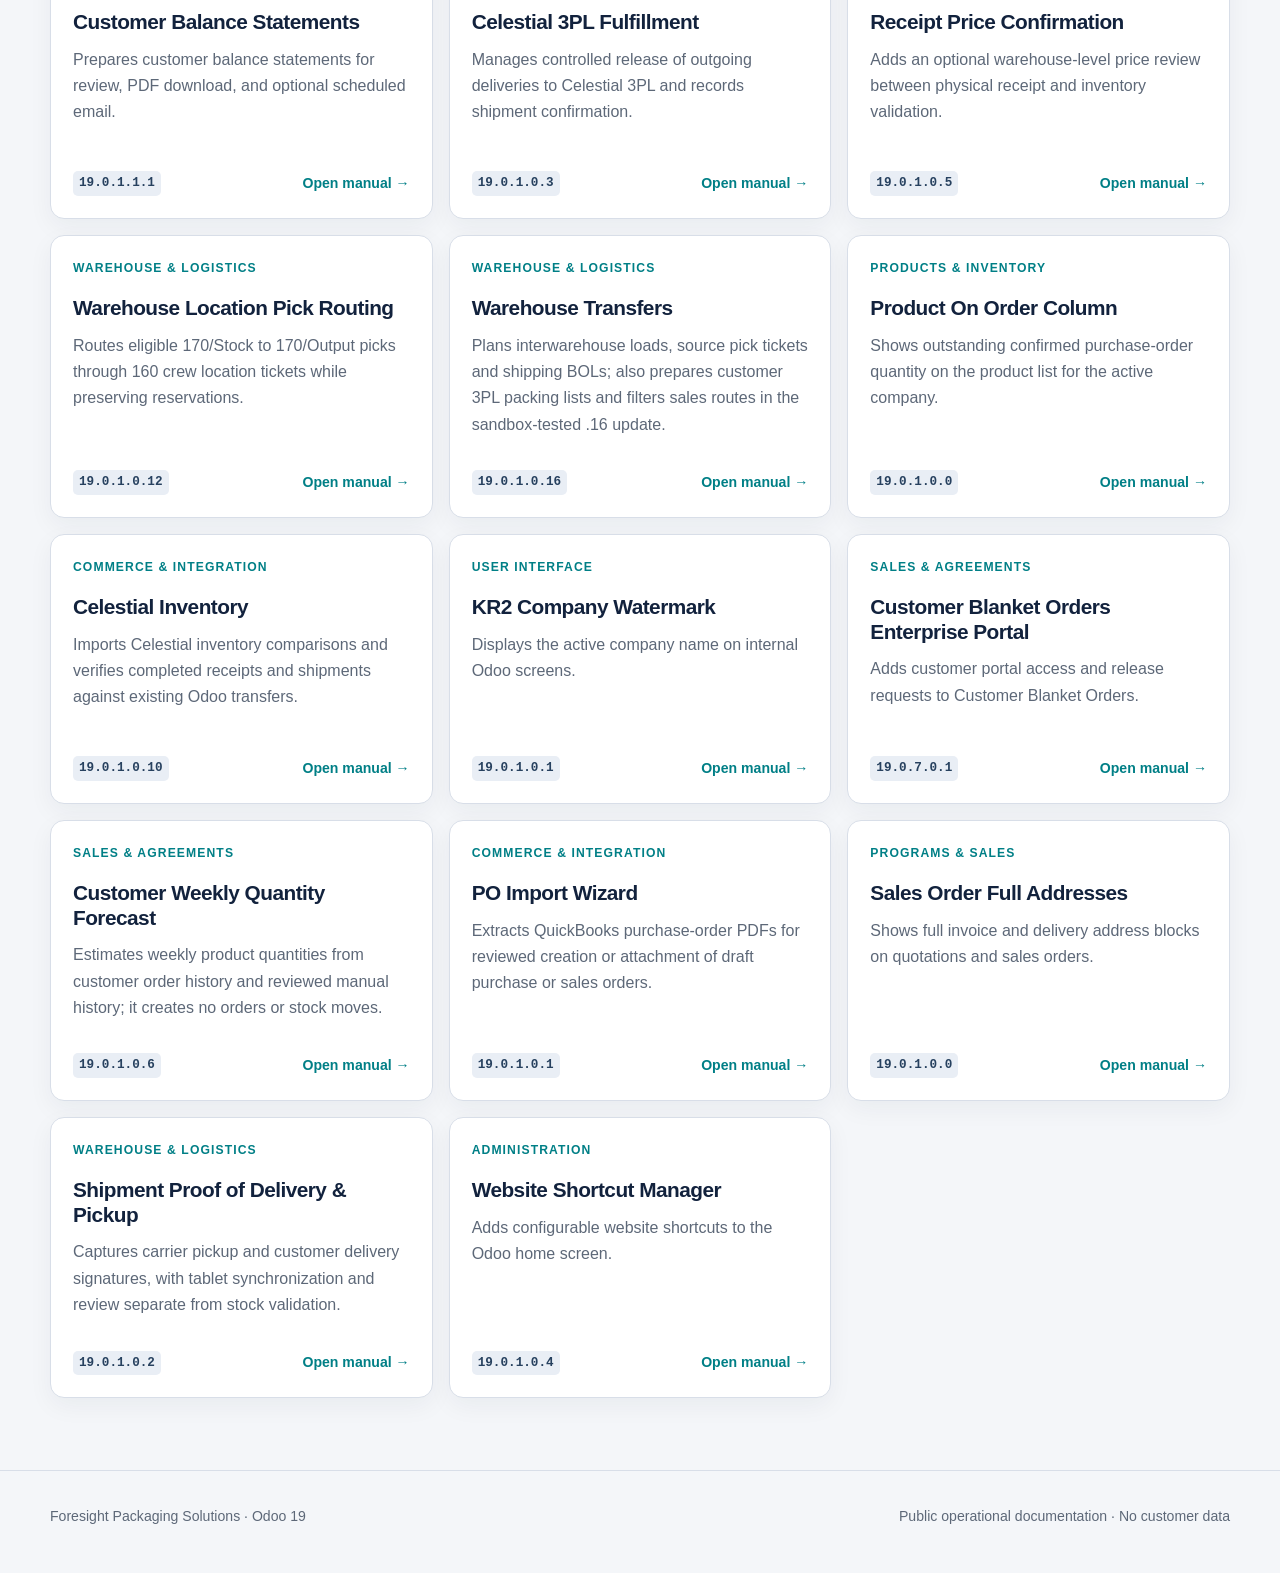
<file: docs/modules.html>
<!doctype html><html lang="en"><head><meta charset="utf-8"><meta name="viewport" content="width=device-width,initial-scale=1"><meta name="description" content="Searchable user manuals for Foresight Packaging Solutions Odoo modules."><title>Module Manuals · Foresight Odoo Documentation</title><link rel="stylesheet" href="assets/docs.css?v=20260917-2"><script defer src="assets/manuals.js?v=20261022-review"></script></head><body>
<a class="skip-link" href="#main">Skip to manuals</a><header class="site-header"><div class="header-inner"><a class="brand" href="index.html"><span class="brand-mark">F</span><span>Odoo Documentation</span></a><nav class="site-nav"><a href="index.html">Home</a><a href="daily-workflows.html">Daily workflows</a><a href="quick-start.html">Quick start</a><a href="modules.html" aria-current="page">Module manuals</a><a href="changes.html">Changes</a><a href="quotation-sop.html">Quotation SOP</a></nav></div></header>
<main id="main" class="page-shell"><section class="library-head"><p class="eyebrow">Odoo handbook</p><h1>Module manuals</h1><p class="lede">Search illustrated guides for current and optional Odoo 19 modules. Check Apps for each module’s installation status.</p><div class="library-tools"><label><span>Search manuals</span><input data-module-search type="search" placeholder="Search by name, module, or purpose"></label><label><span>Category</span><select data-category-filter></select></label></div><p class="result-count" data-result-count></p></section><section class="module-grid" data-module-grid aria-live="polite"></section></main>
<footer class="site-footer"><div class="footer-inner"><p>Foresight Packaging Solutions · Odoo 19</p><p>Public operational documentation · No customer data</p></div></footer></body></html>
</file>
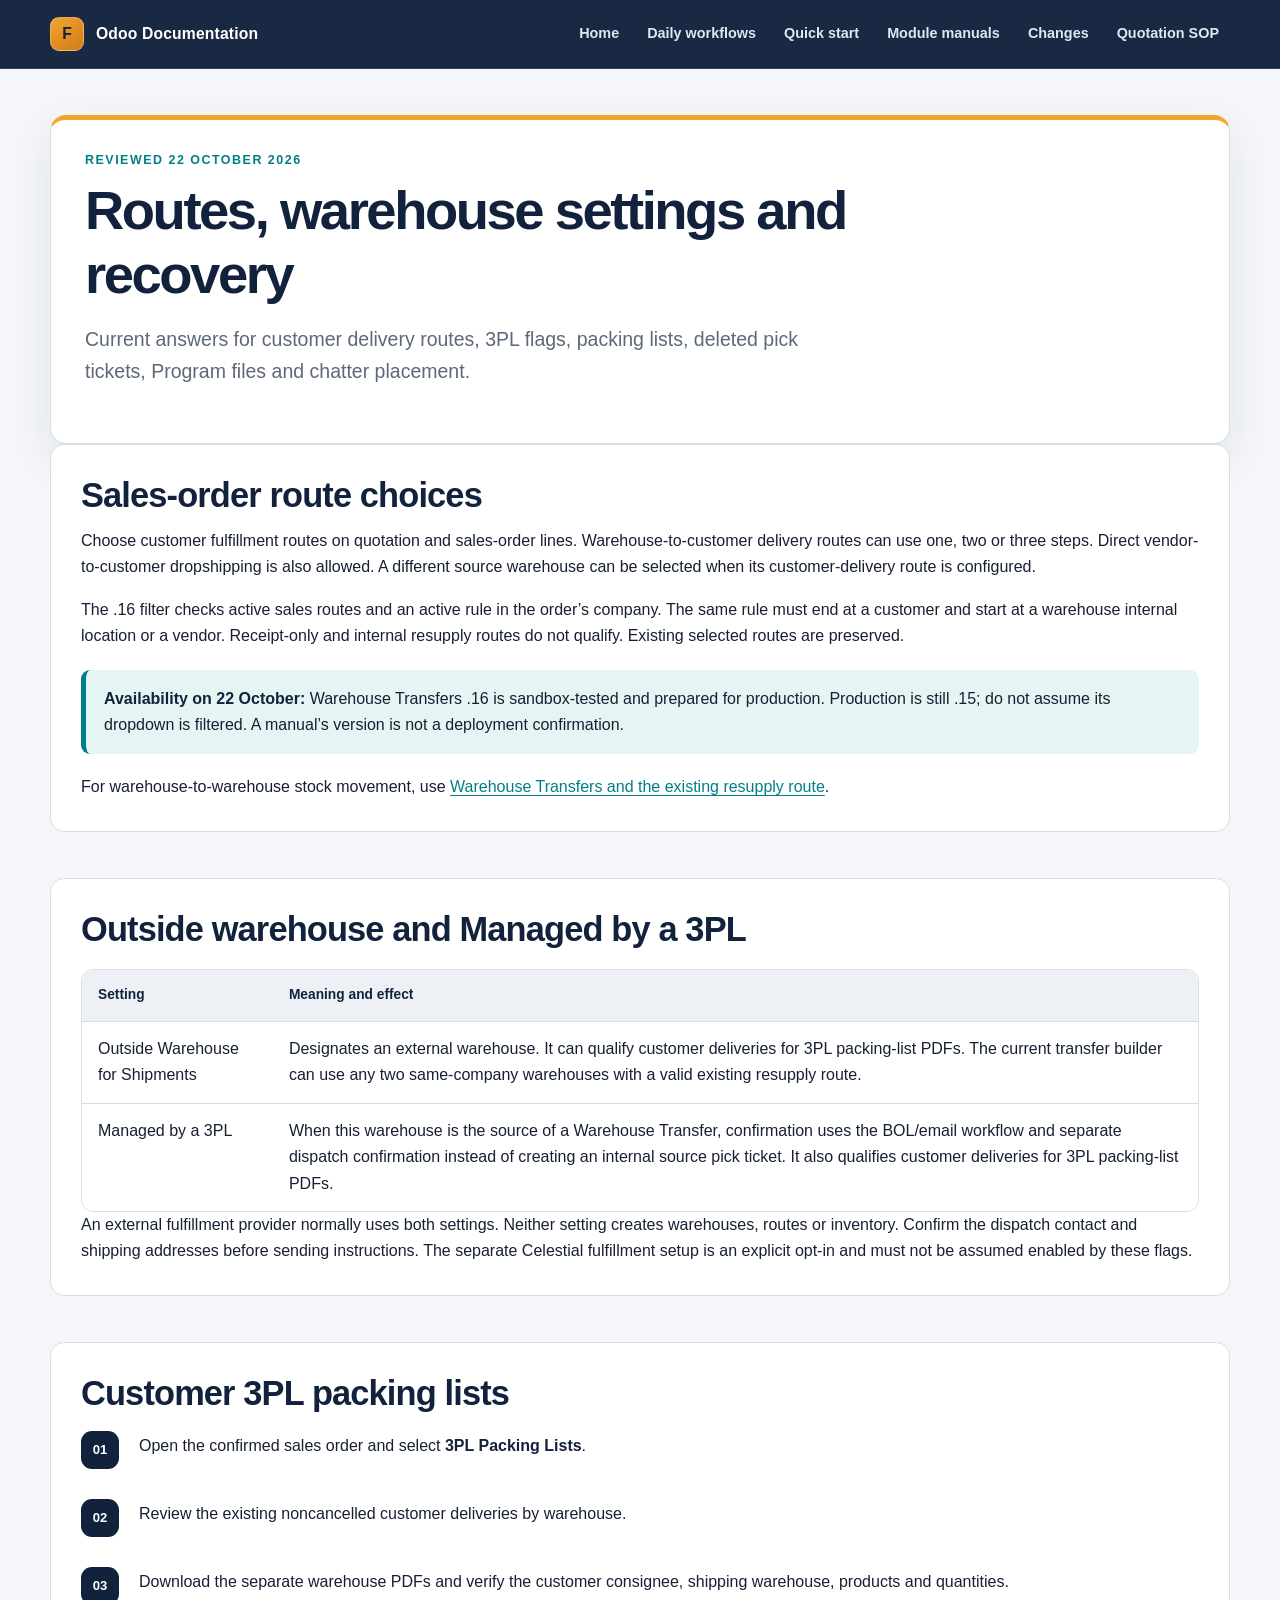
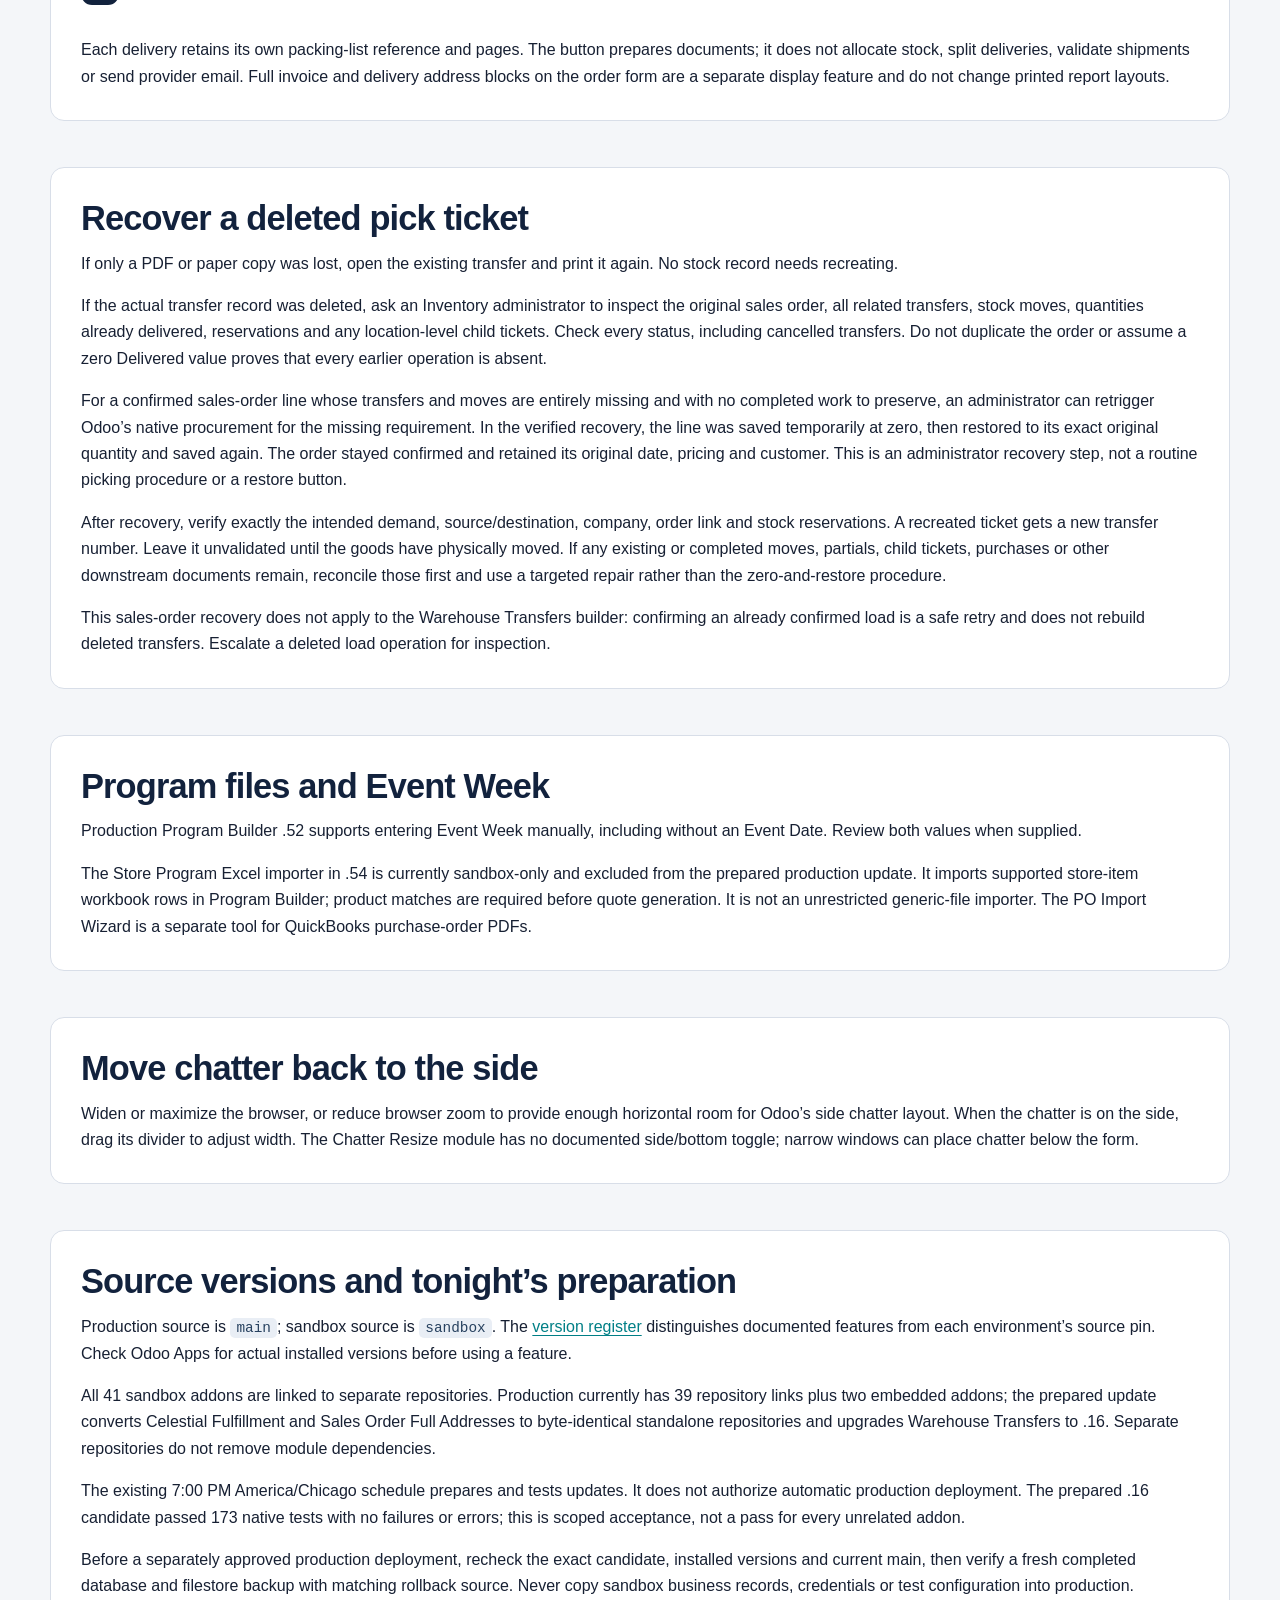
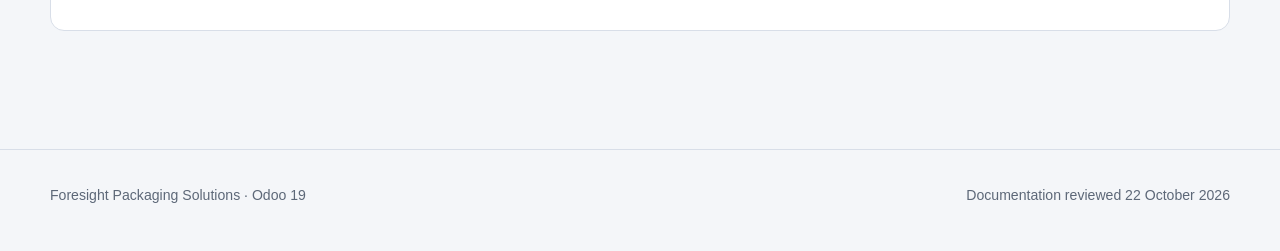
<file: docs/operations-reference.html>
<!doctype html><html lang="en"><head><meta charset="utf-8"><meta name="viewport" content="width=device-width,initial-scale=1"><title>Routes, warehouse settings and recovery · Foresight Odoo Documentation</title><link rel="stylesheet" href="assets/docs.css?v=20261022-review"></head><body><a class="skip-link" href="#main">Skip to operations reference</a><header class="site-header"><div class="header-inner"><a class="brand" href="index.html"><span class="brand-mark">F</span><span>Odoo Documentation</span></a><nav class="site-nav"><a href="index.html">Home</a><a href="daily-workflows.html">Daily workflows</a><a href="quick-start.html">Quick start</a><a href="modules.html">Module manuals</a><a href="changes.html">Changes</a><a href="quotation-sop.html">Quotation SOP</a></nav></div></header><main id="main" class="page-shell"><header class="guide-head compact-head"><p class="eyebrow">Reviewed 22 October 2026</p><h1>Routes, warehouse settings and recovery</h1><p class="lede">Current answers for customer delivery routes, 3PL flags, packing lists, deleted pick tickets, Program files and chatter placement.</p></header><section class="guide-section" id="routes"><h2>Sales-order route choices</h2><p>Choose customer fulfillment routes on quotation and sales-order lines. Warehouse-to-customer delivery routes can use one, two or three steps. Direct vendor-to-customer dropshipping is also allowed. A different source warehouse can be selected when its customer-delivery route is configured.</p><p>The .16 filter checks active sales routes and an active rule in the order’s company. The same rule must end at a customer and start at a warehouse internal location or a vendor. Receipt-only and internal resupply routes do not qualify. Existing selected routes are preserved.</p><div class="callout"><strong>Availability on 22 October:</strong> Warehouse Transfers .16 is sandbox-tested and prepared for production. Production is still .15; do not assume its dropdown is filtered. A manual’s version is not a deployment confirmation.</div><p>For warehouse-to-warehouse stock movement, use <a href="170-to-celestial.html">Warehouse Transfers and the existing resupply route</a>.</p></section><section class="guide-section" id="warehouse-flags"><h2>Outside warehouse and Managed by a 3PL</h2><table class="comparison-table"><thead><tr><th>Setting</th><th>Meaning and effect</th></tr></thead><tbody><tr><td>Outside Warehouse for Shipments</td><td>Designates an external warehouse. It can qualify customer deliveries for 3PL packing-list PDFs. The current transfer builder can use any two same-company warehouses with a valid existing resupply route.</td></tr><tr><td>Managed by a 3PL</td><td>When this warehouse is the source of a Warehouse Transfer, confirmation uses the BOL/email workflow and separate dispatch confirmation instead of creating an internal source pick ticket. It also qualifies customer deliveries for 3PL packing-list PDFs.</td></tr></tbody></table><p>An external fulfillment provider normally uses both settings. Neither setting creates warehouses, routes or inventory. Confirm the dispatch contact and shipping addresses before sending instructions. The separate Celestial fulfillment setup is an explicit opt-in and must not be assumed enabled by these flags.</p></section><section class="guide-section" id="packing-lists"><h2>Customer 3PL packing lists</h2><ol class="steps"><li>Open the confirmed sales order and select <strong>3PL Packing Lists</strong>.</li><li>Review the existing noncancelled customer deliveries by warehouse.</li><li>Download the separate warehouse PDFs and verify the customer consignee, shipping warehouse, products and quantities.</li></ol><p>Each delivery retains its own packing-list reference and pages. The button prepares documents; it does not allocate stock, split deliveries, validate shipments or send provider email. Full invoice and delivery address blocks on the order form are a separate display feature and do not change printed report layouts.</p></section><section class="guide-section" id="deleted-pick"><h2>Recover a deleted pick ticket</h2><p>If only a PDF or paper copy was lost, open the existing transfer and print it again. No stock record needs recreating.</p><p>If the actual transfer record was deleted, ask an Inventory administrator to inspect the original sales order, all related transfers, stock moves, quantities already delivered, reservations and any location-level child tickets. Check every status, including cancelled transfers. Do not duplicate the order or assume a zero Delivered value proves that every earlier operation is absent.</p><p>For a confirmed sales-order line whose transfers and moves are entirely missing and with no completed work to preserve, an administrator can retrigger Odoo’s native procurement for the missing requirement. In the verified recovery, the line was saved temporarily at zero, then restored to its exact original quantity and saved again. The order stayed confirmed and retained its original date, pricing and customer. This is an administrator recovery step, not a routine picking procedure or a restore button.</p><p>After recovery, verify exactly the intended demand, source/destination, company, order link and stock reservations. A recreated ticket gets a new transfer number. Leave it unvalidated until the goods have physically moved. If any existing or completed moves, partials, child tickets, purchases or other downstream documents remain, reconcile those first and use a targeted repair rather than the zero-and-restore procedure.</p><p>This sales-order recovery does not apply to the Warehouse Transfers builder: confirming an already confirmed load is a safe retry and does not rebuild deleted transfers. Escalate a deleted load operation for inspection.</p></section><section class="guide-section" id="program-import"><h2>Program files and Event Week</h2><p>Production Program Builder .52 supports entering Event Week manually, including without an Event Date. Review both values when supplied.</p><p>The Store Program Excel importer in .54 is currently sandbox-only and excluded from the prepared production update. It imports supported store-item workbook rows in Program Builder; product matches are required before quote generation. It is not an unrestricted generic-file importer. The PO Import Wizard is a separate tool for QuickBooks purchase-order PDFs.</p></section><section class="guide-section" id="chatter"><h2>Move chatter back to the side</h2><p>Widen or maximize the browser, or reduce browser zoom to provide enough horizontal room for Odoo’s side chatter layout. When the chatter is on the side, drag its divider to adjust width. The Chatter Resize module has no documented side/bottom toggle; narrow windows can place chatter below the form.</p></section><section class="guide-section" id="release"><h2>Source versions and tonight’s preparation</h2><p>Production source is <code>main</code>; sandbox source is <code>sandbox</code>. The <a href="changes.html">version register</a> distinguishes documented features from each environment’s source pin. Check Odoo Apps for actual installed versions before using a feature.</p><p>All 41 sandbox addons are linked to separate repositories. Production currently has 39 repository links plus two embedded addons; the prepared update converts Celestial Fulfillment and Sales Order Full Addresses to byte-identical standalone repositories and upgrades Warehouse Transfers to .16. Separate repositories do not remove module dependencies.</p><p>The existing 7:00 PM America/Chicago schedule prepares and tests updates. It does not authorize automatic production deployment. The prepared .16 candidate passed 173 native tests with no failures or errors; this is scoped acceptance, not a pass for every unrelated addon.</p><p>Before a separately approved production deployment, recheck the exact candidate, installed versions and current main, then verify a fresh completed database and filestore backup with matching rollback source. Never copy sandbox business records, credentials or test configuration into production.</p></section></main><footer class="site-footer"><div class="footer-inner"><p>Foresight Packaging Solutions · Odoo 19</p><p>Documentation reviewed 22 October 2026</p></div></footer></body></html>
</file>
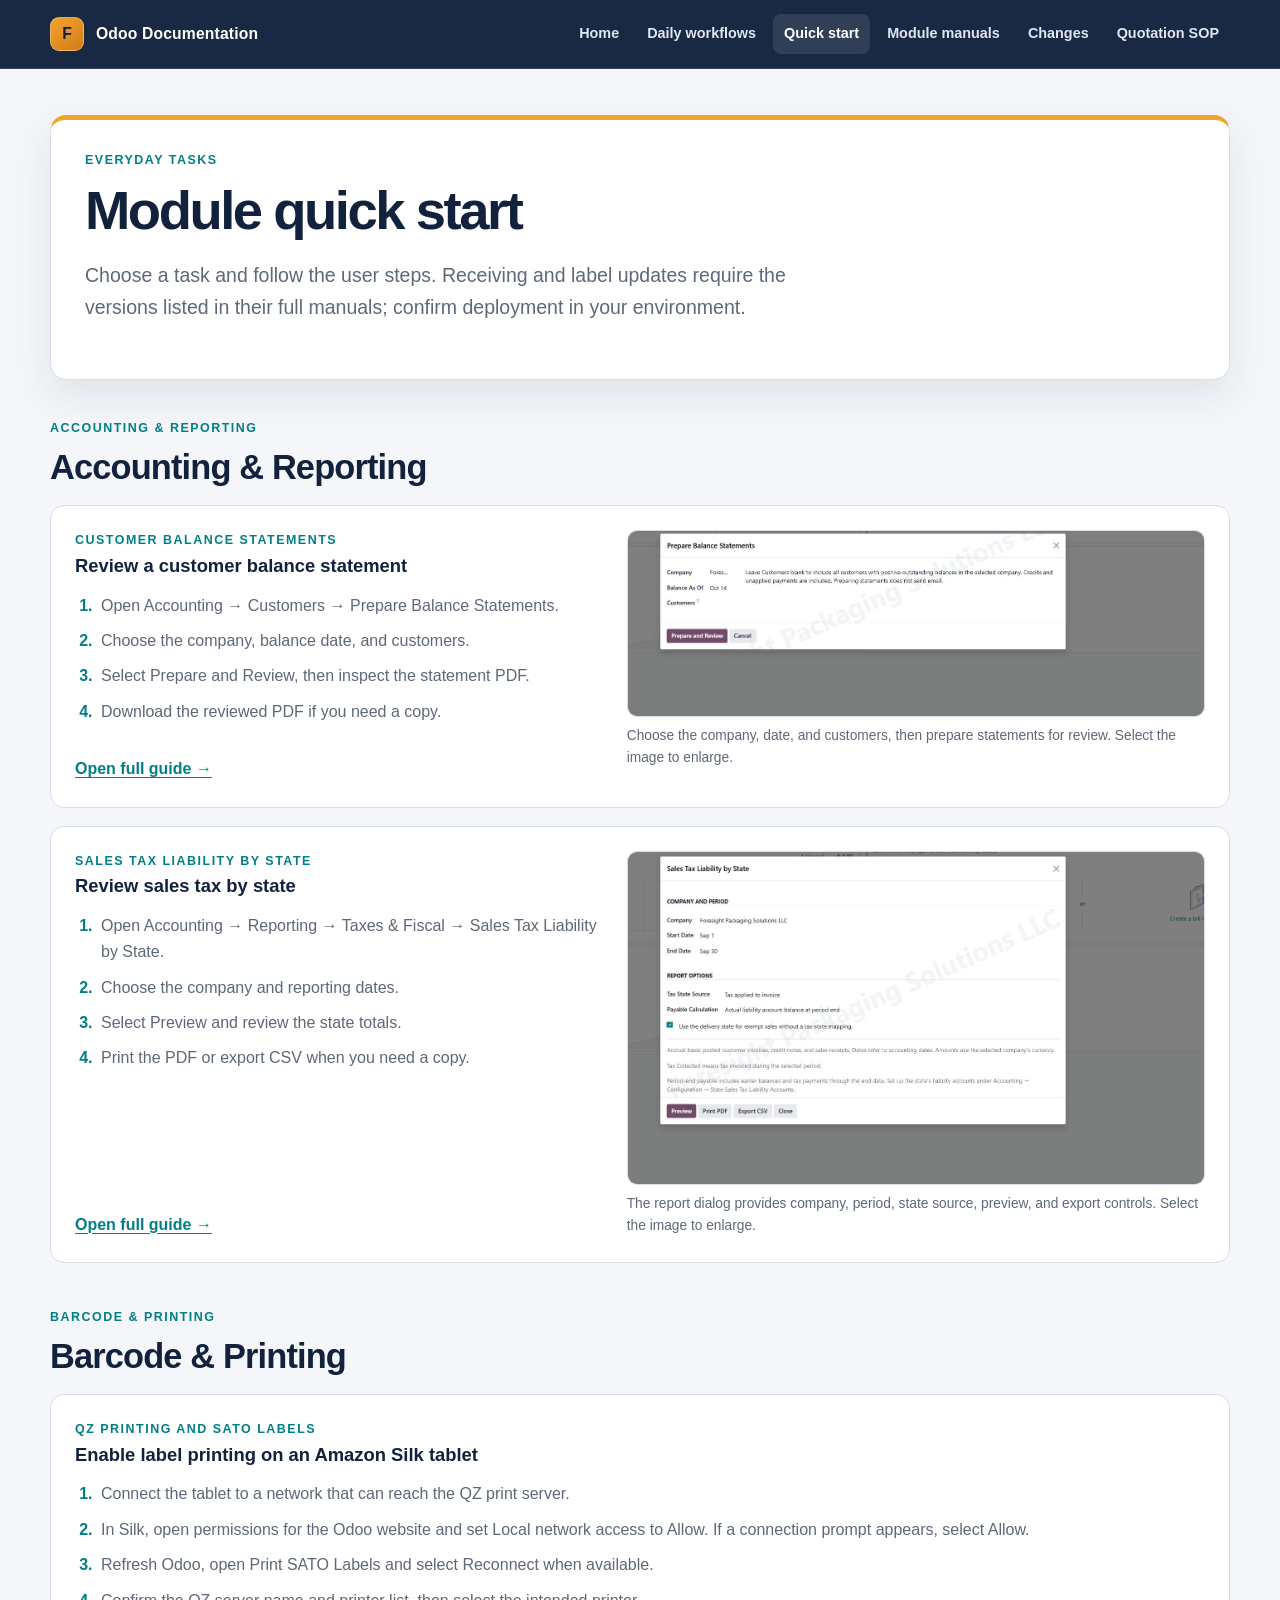
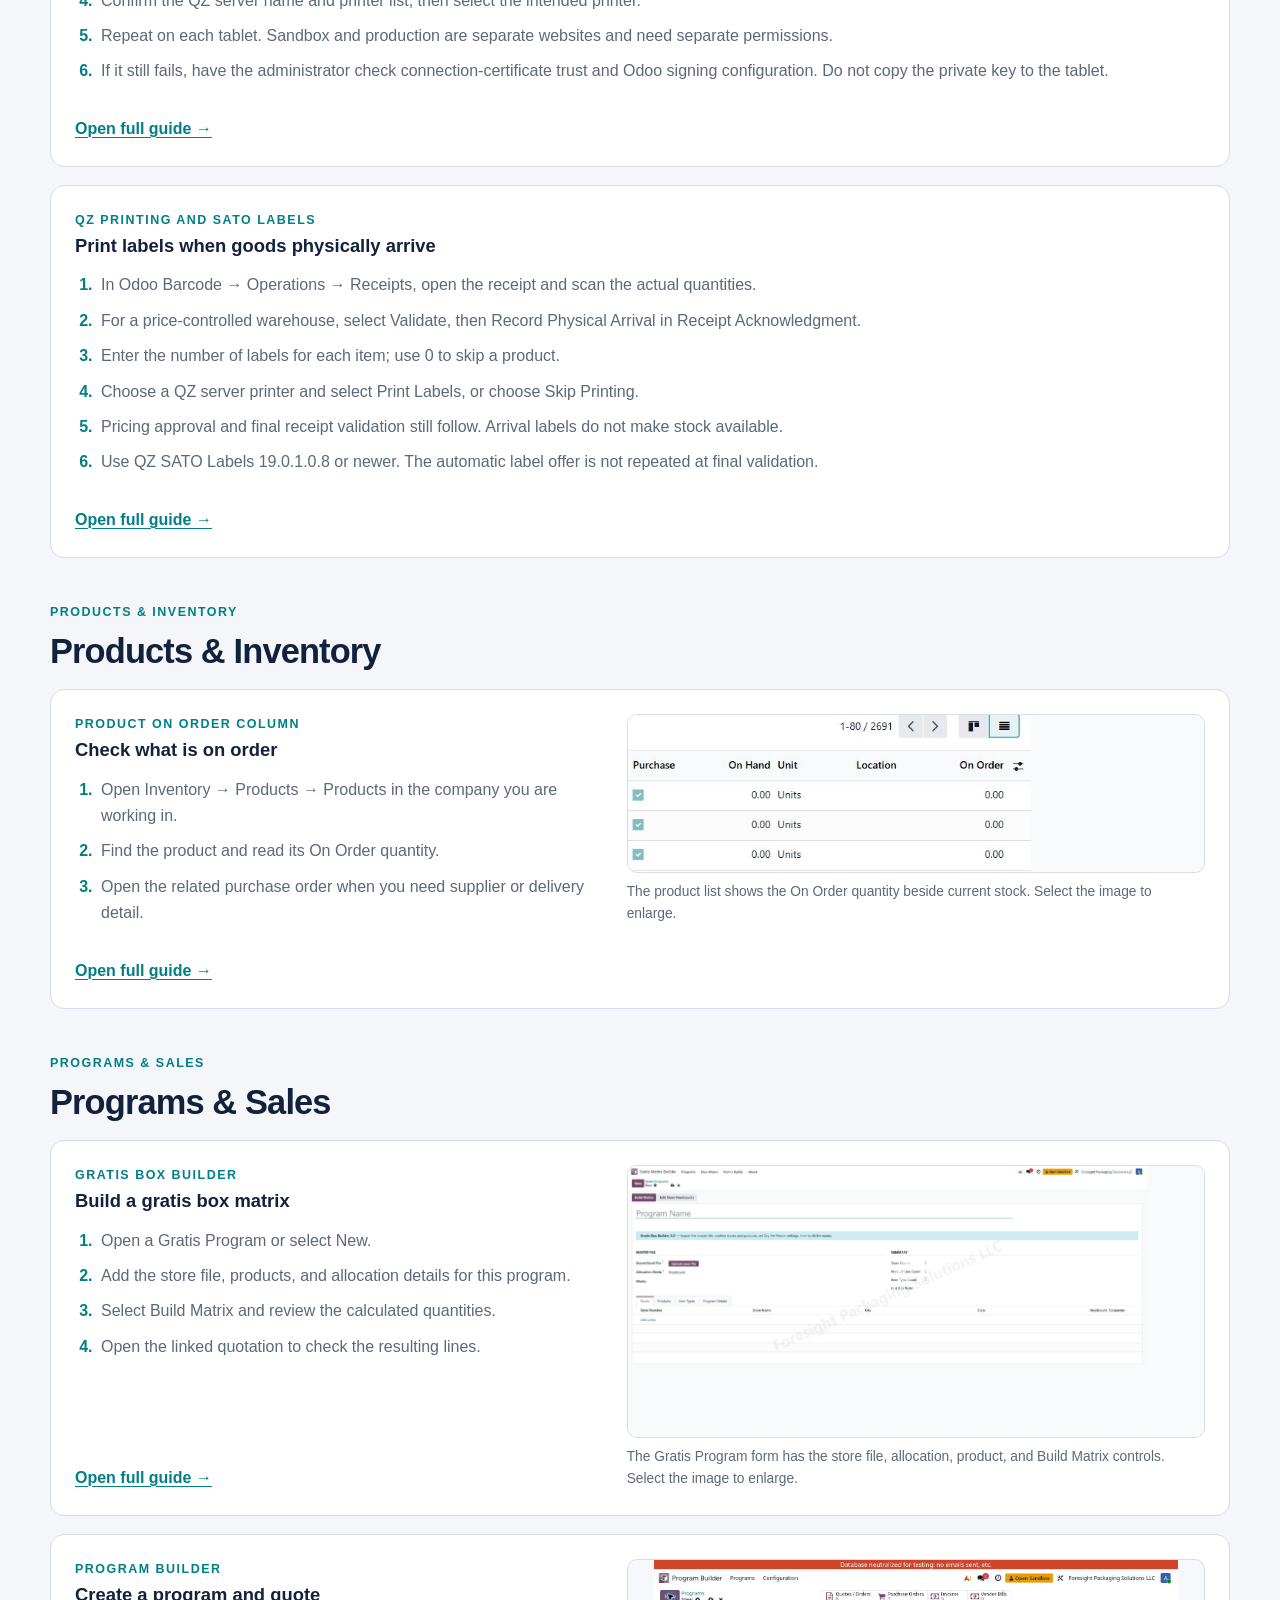
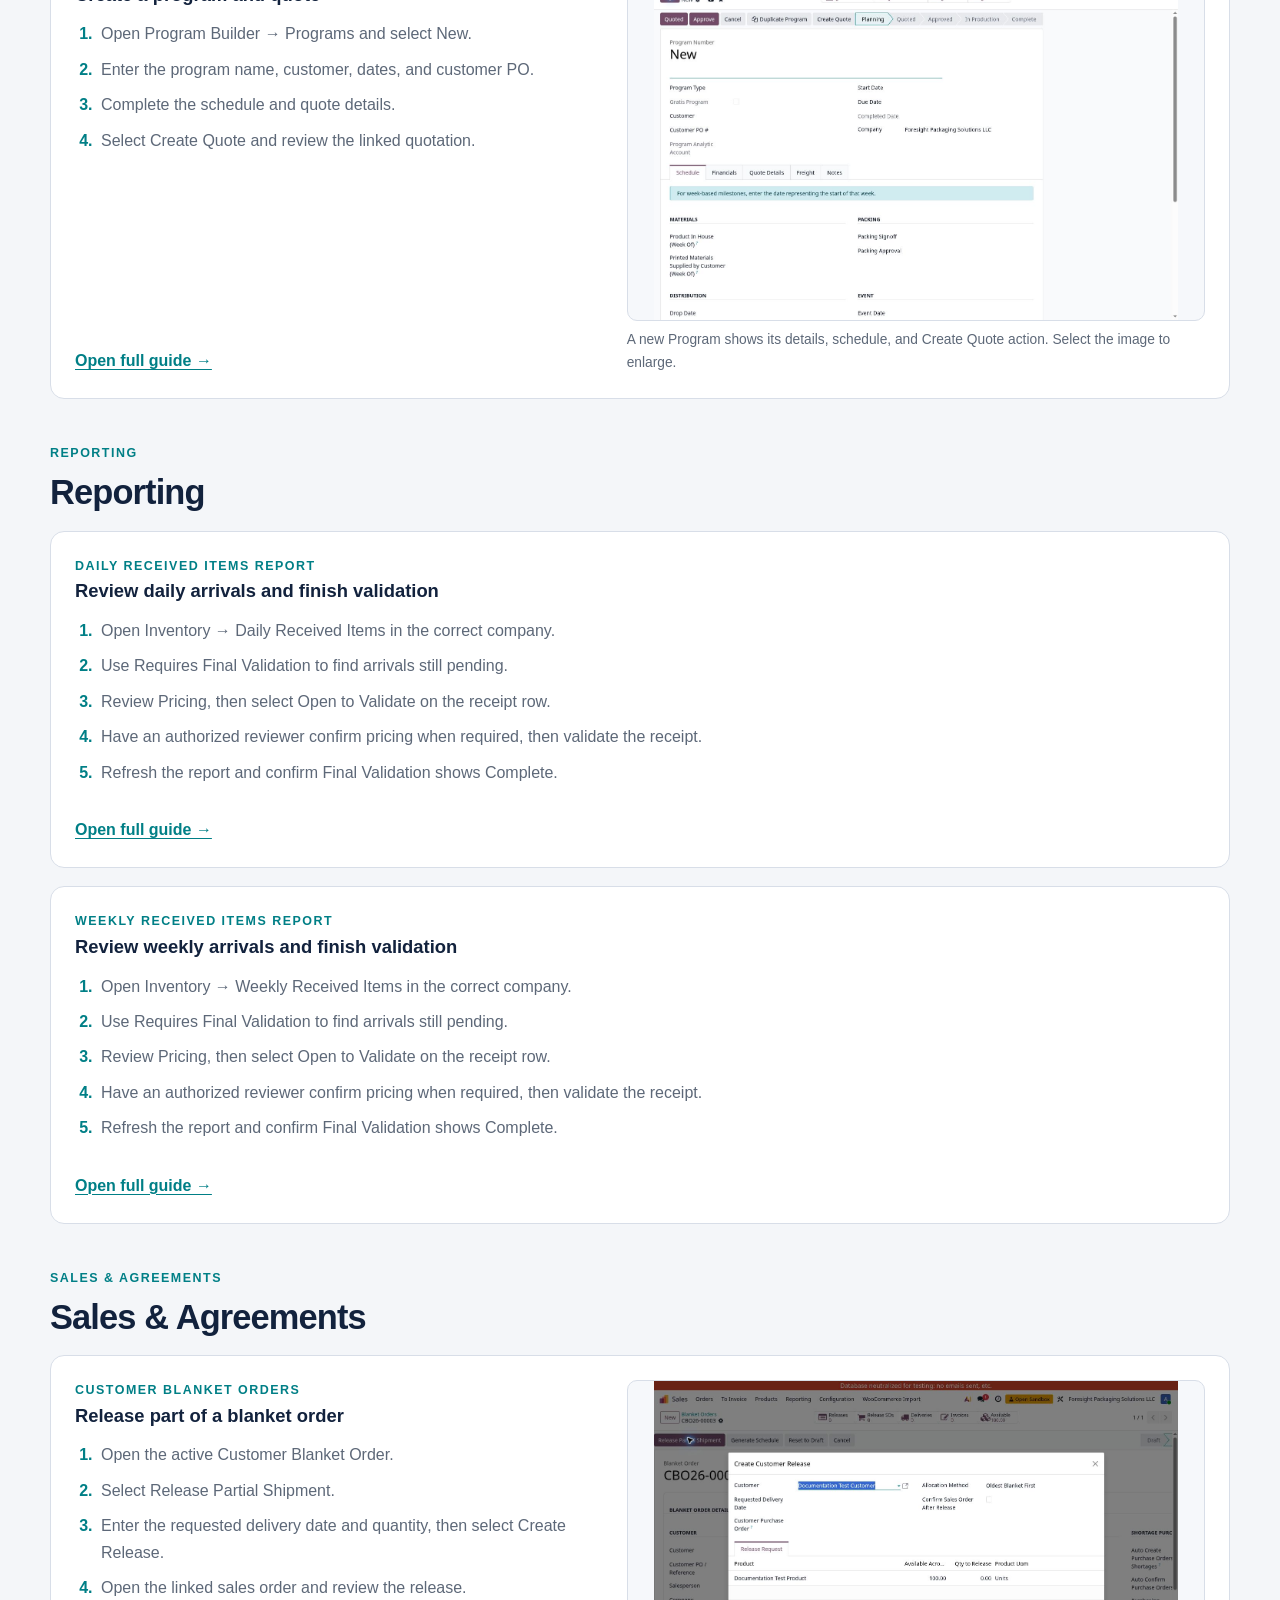
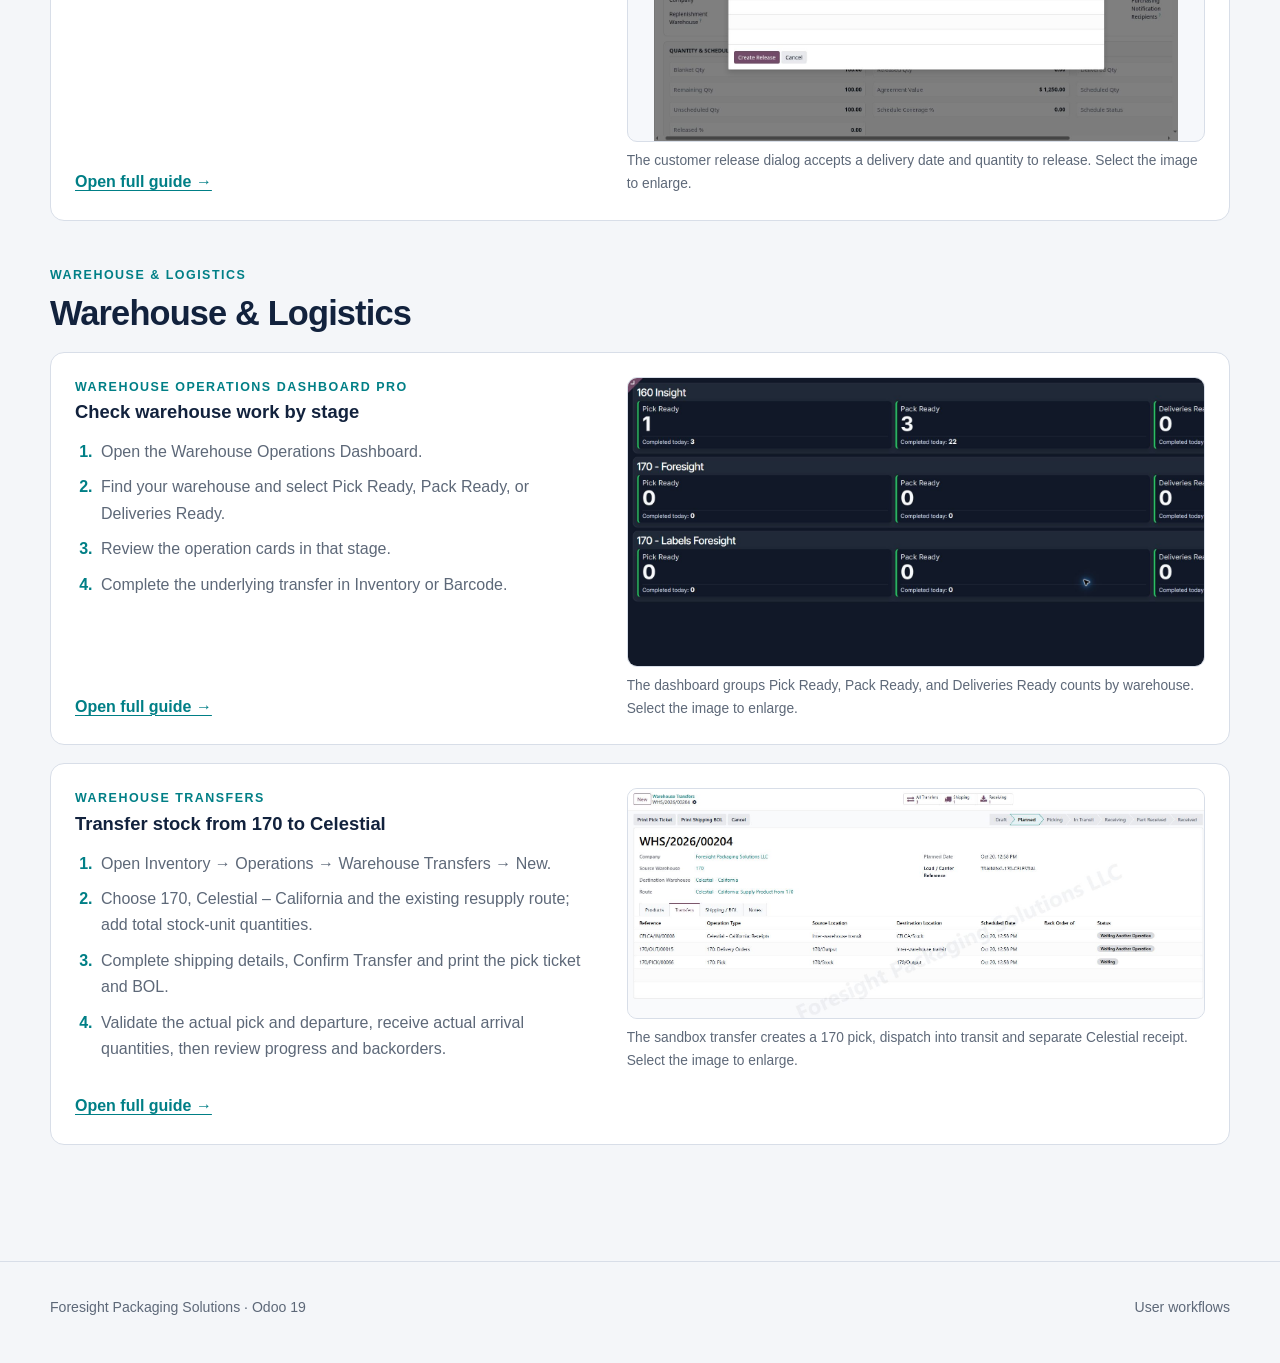
<file: docs/quick-start.html>
<!doctype html>
<html lang="en">
<head>
  <meta charset="utf-8">
  <meta name="viewport" content="width=device-width,initial-scale=1">
  <meta name="description" content="Quick-start guide for the Foresight Packaging Solutions Odoo modules.">
  <title>Module Quick Start · Foresight Odoo Documentation</title>
  <link rel="icon" href="favicon.svg" type="image/svg+xml">
  <link rel="stylesheet" href="assets/docs.css?v=20261014-receiving-4">
  <script defer src="assets/manuals.js?v=20261022-review"></script>
</head>
<body>
  <a class="skip-link" href="#main">Skip to quick start</a>
  <header class="site-header"><div class="header-inner"><a class="brand" href="index.html"><span class="brand-mark">F</span><span>Odoo Documentation</span></a><nav class="site-nav"><a href="index.html">Home</a><a href="daily-workflows.html">Daily workflows</a><a href="quick-start.html" aria-current="page">Quick start</a><a href="modules.html">Module manuals</a><a href="changes.html">Changes</a><a href="quotation-sop.html">Quotation SOP</a></nav></div></header>
  <main id="main" class="page-shell">
    <header class="guide-head compact-head"><p class="eyebrow">Everyday tasks</p><h1>Module quick start</h1><p class="lede">Choose a task and follow the user steps. Receiving and label updates require the versions listed in their full manuals; confirm deployment in your environment.</p></header>
    <div class="quick-start-list" data-quick-start></div>
  </main>
  <footer class="site-footer"><div class="footer-inner"><p>Foresight Packaging Solutions · Odoo 19</p><p>User workflows</p></div></footer>
</body>
</html>
</file>
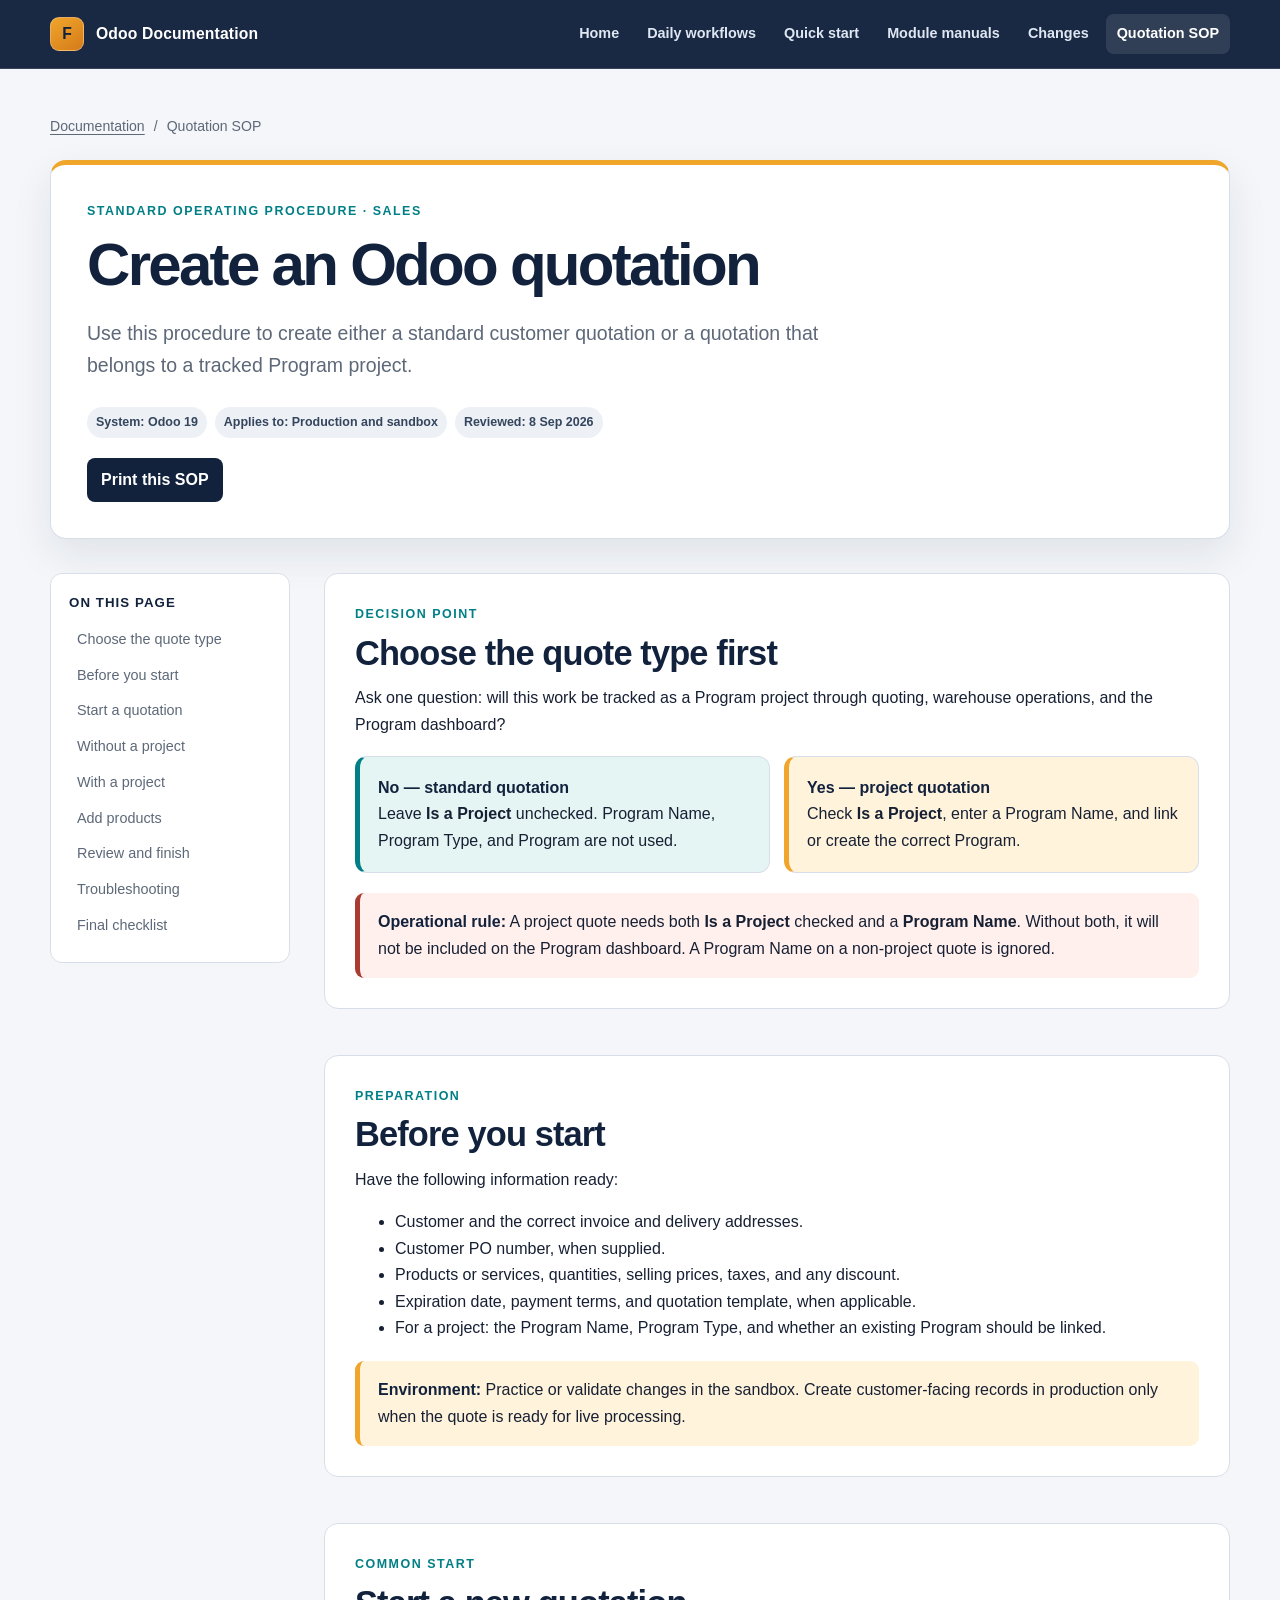
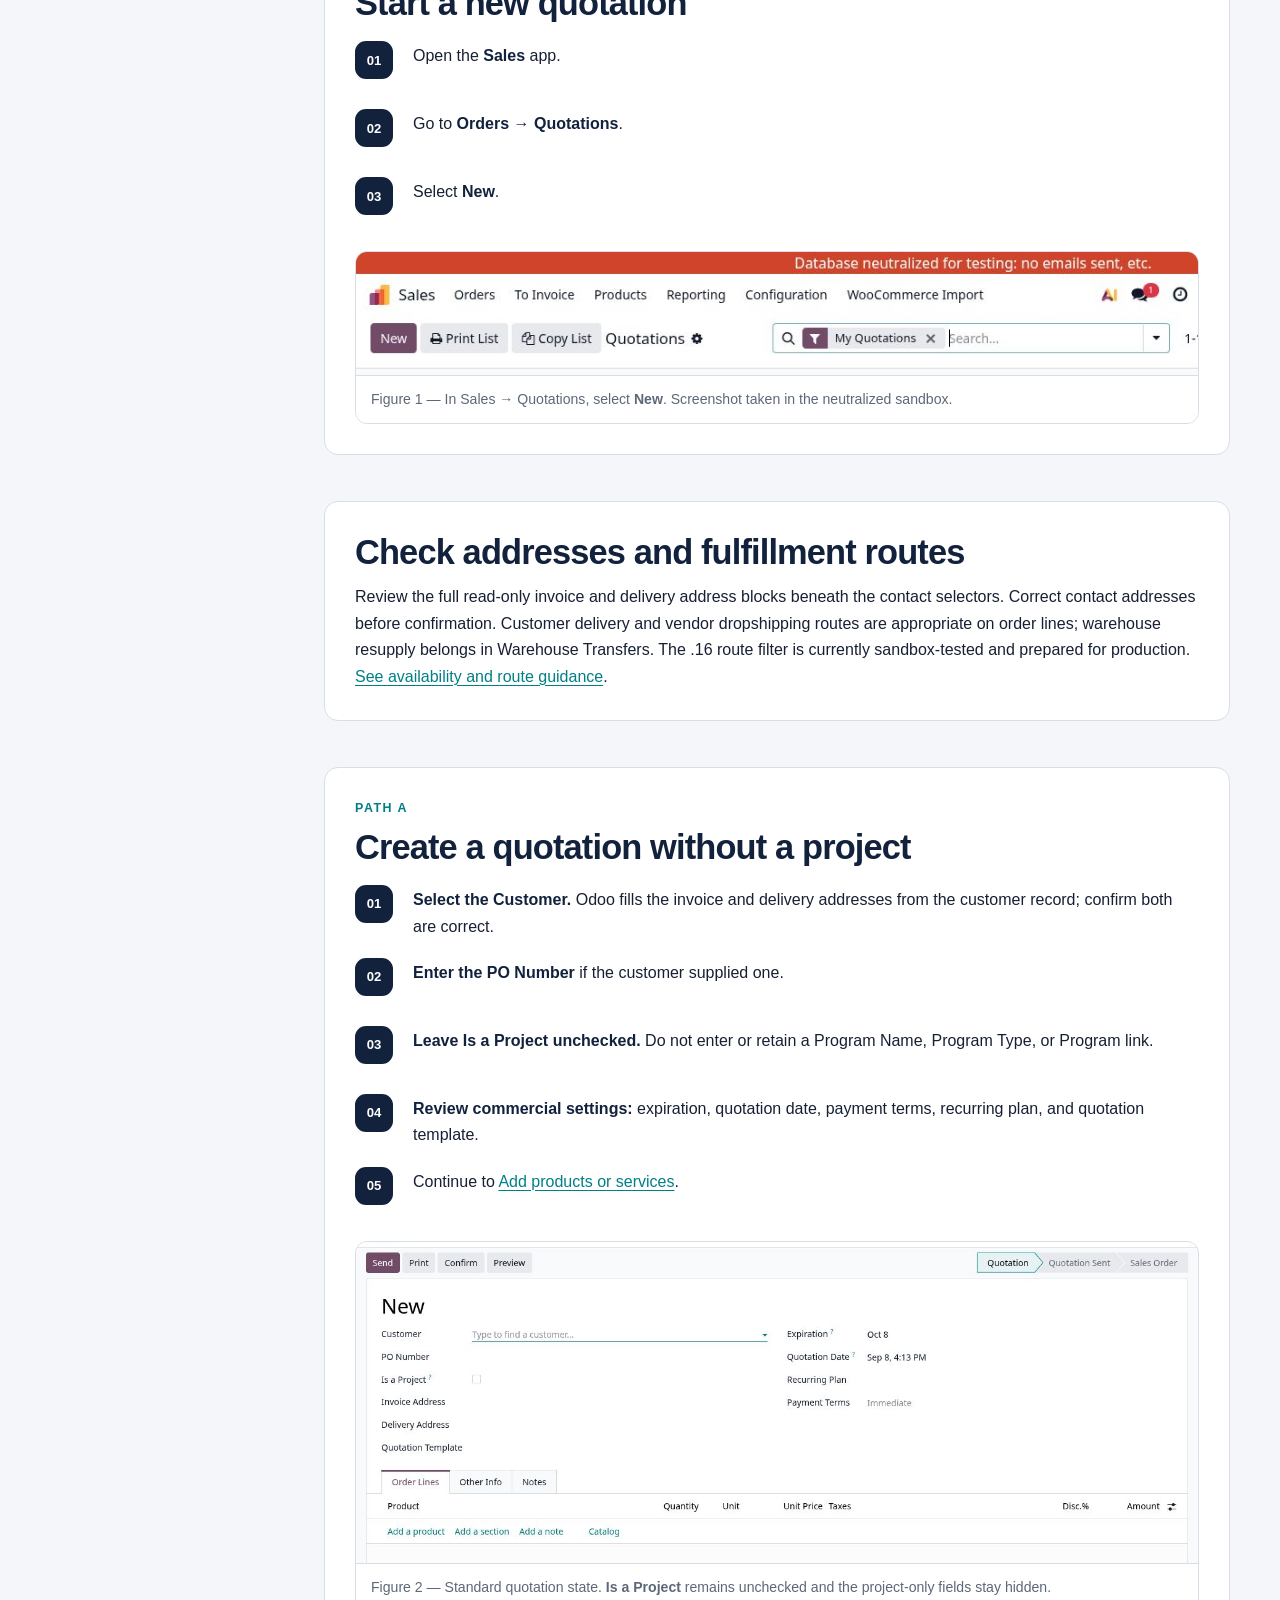
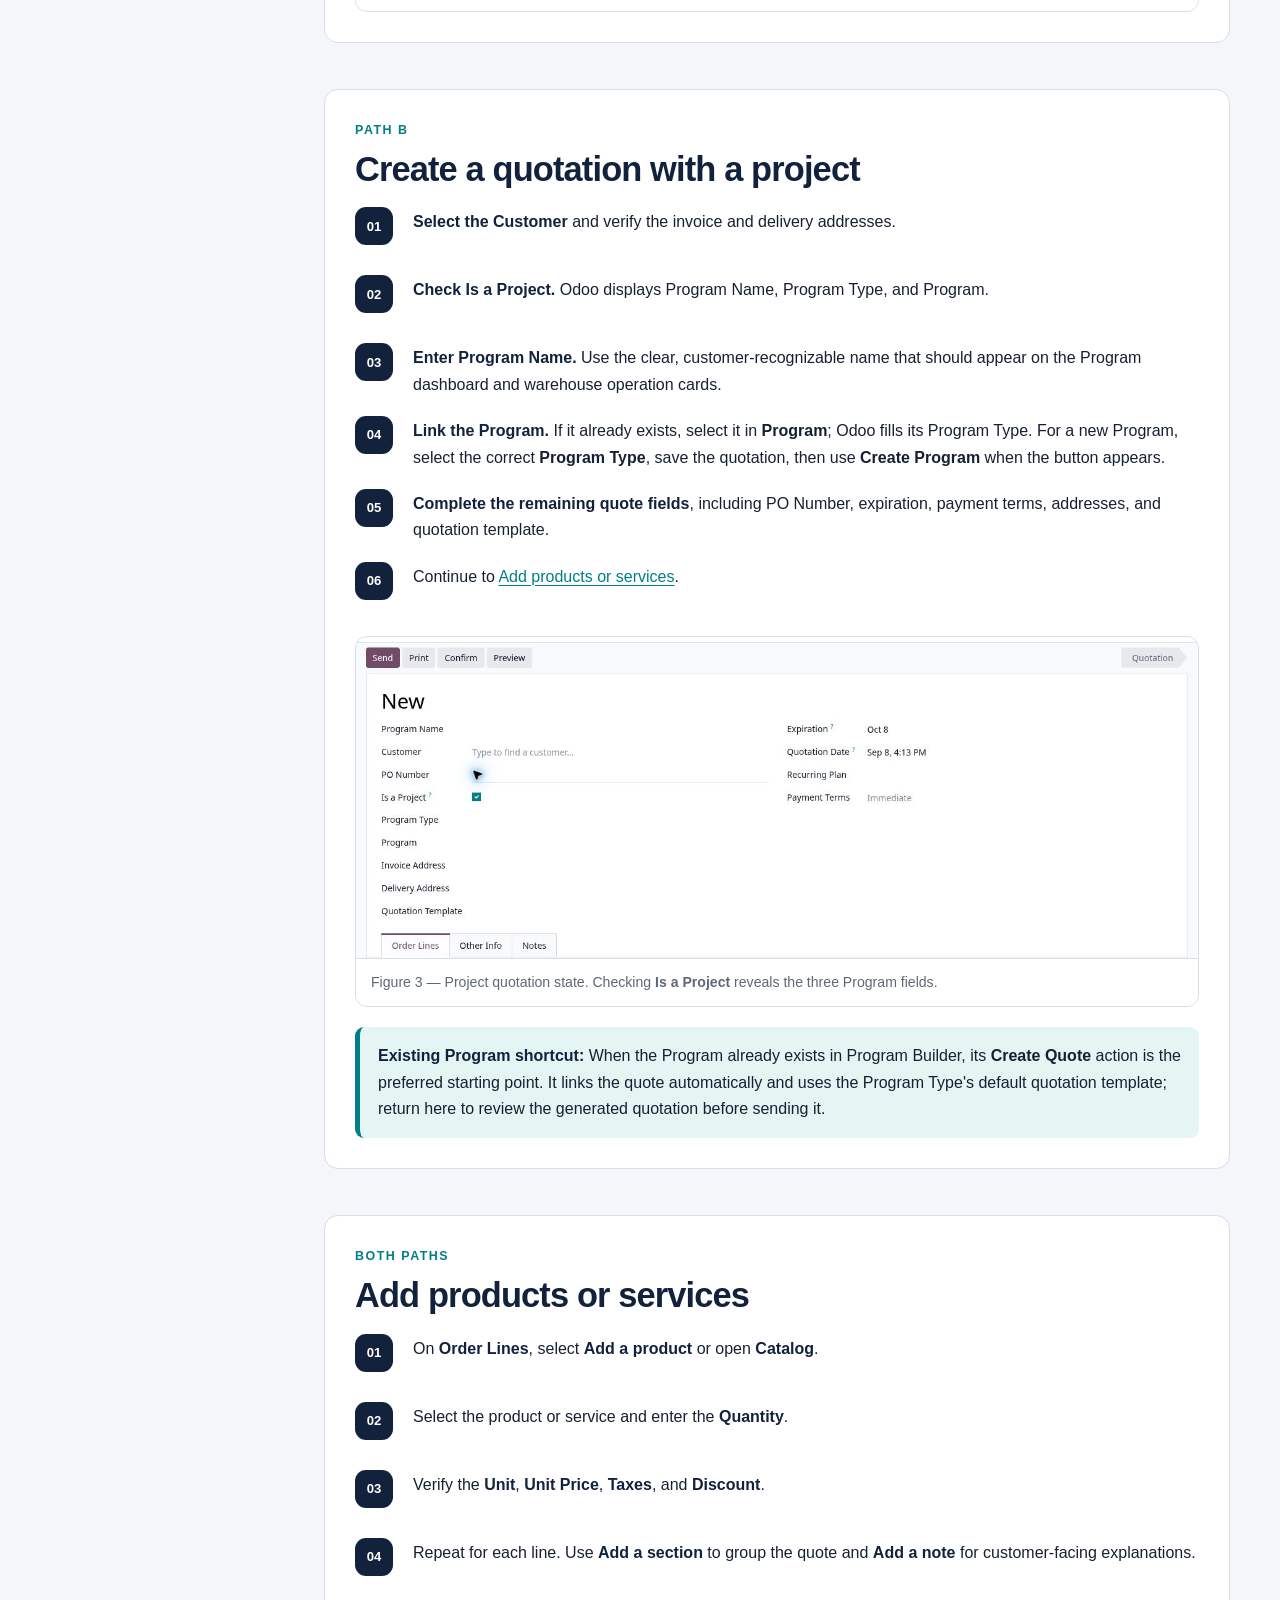
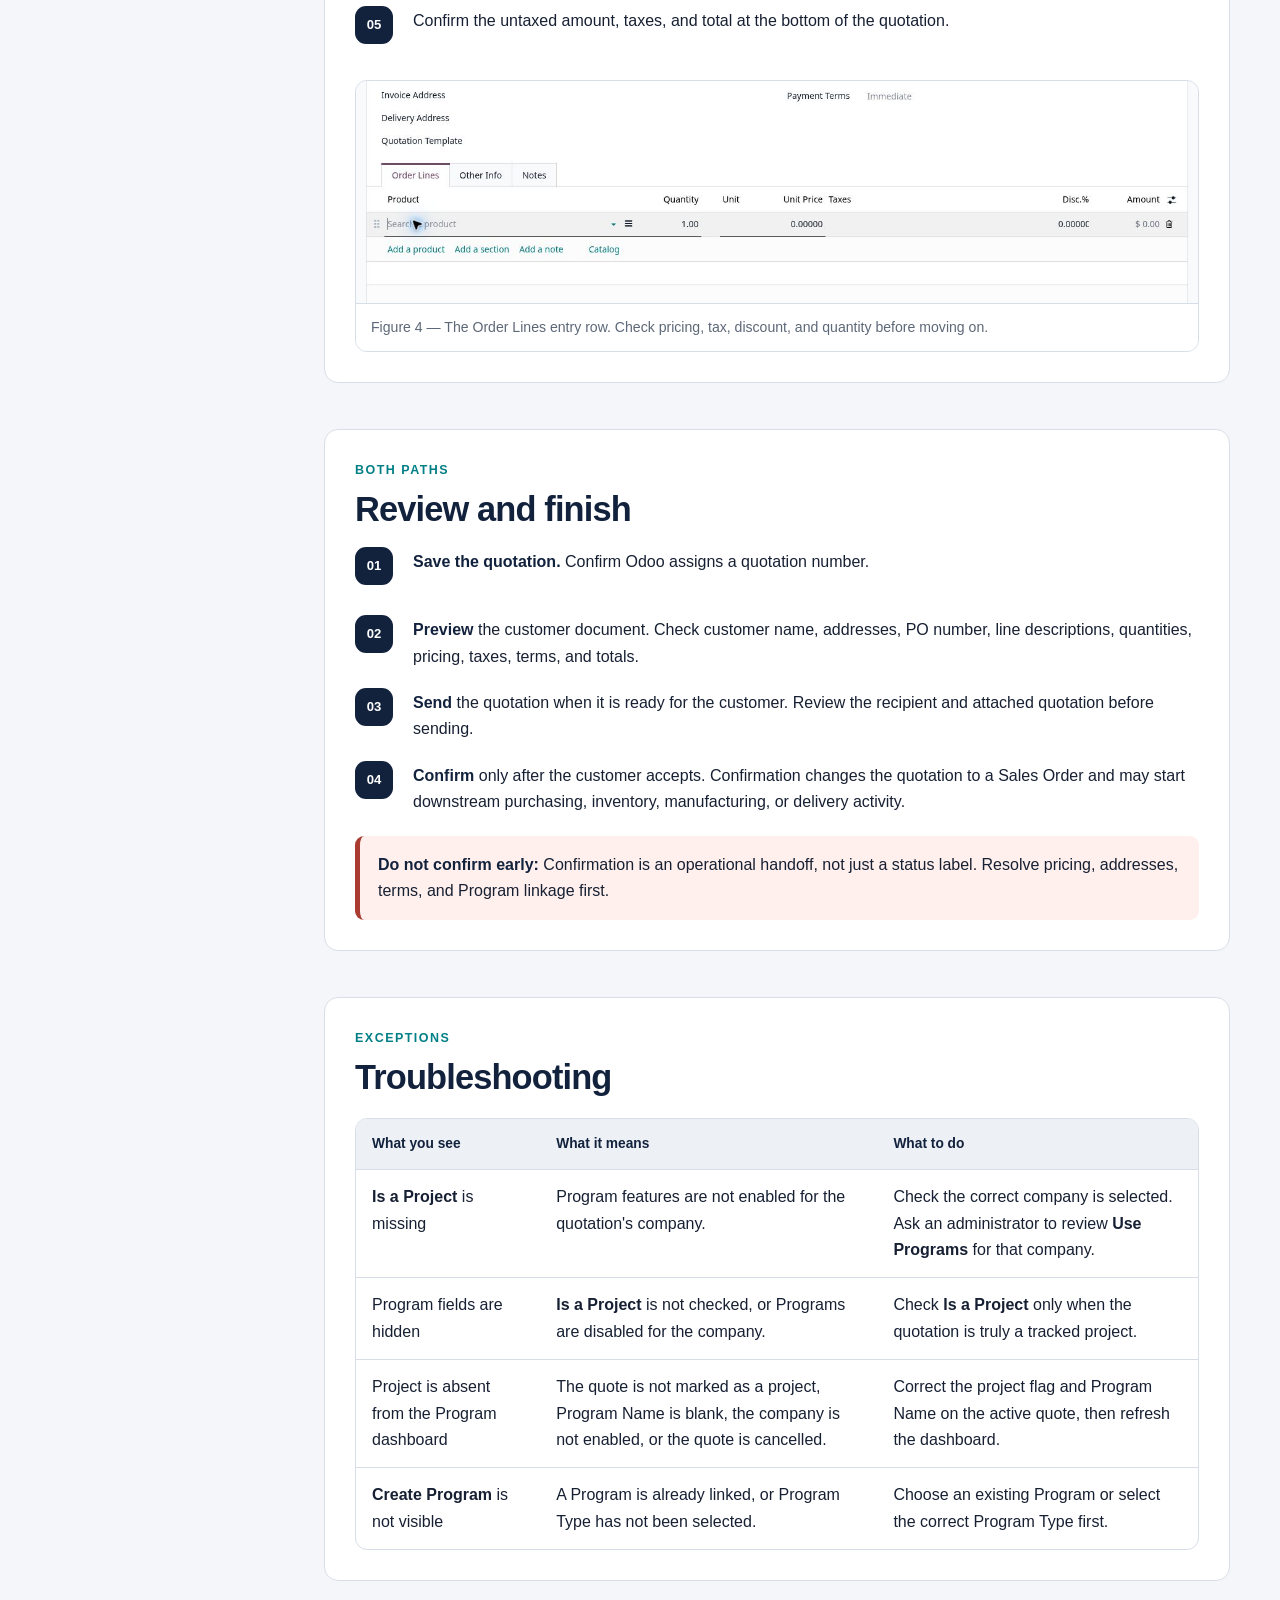
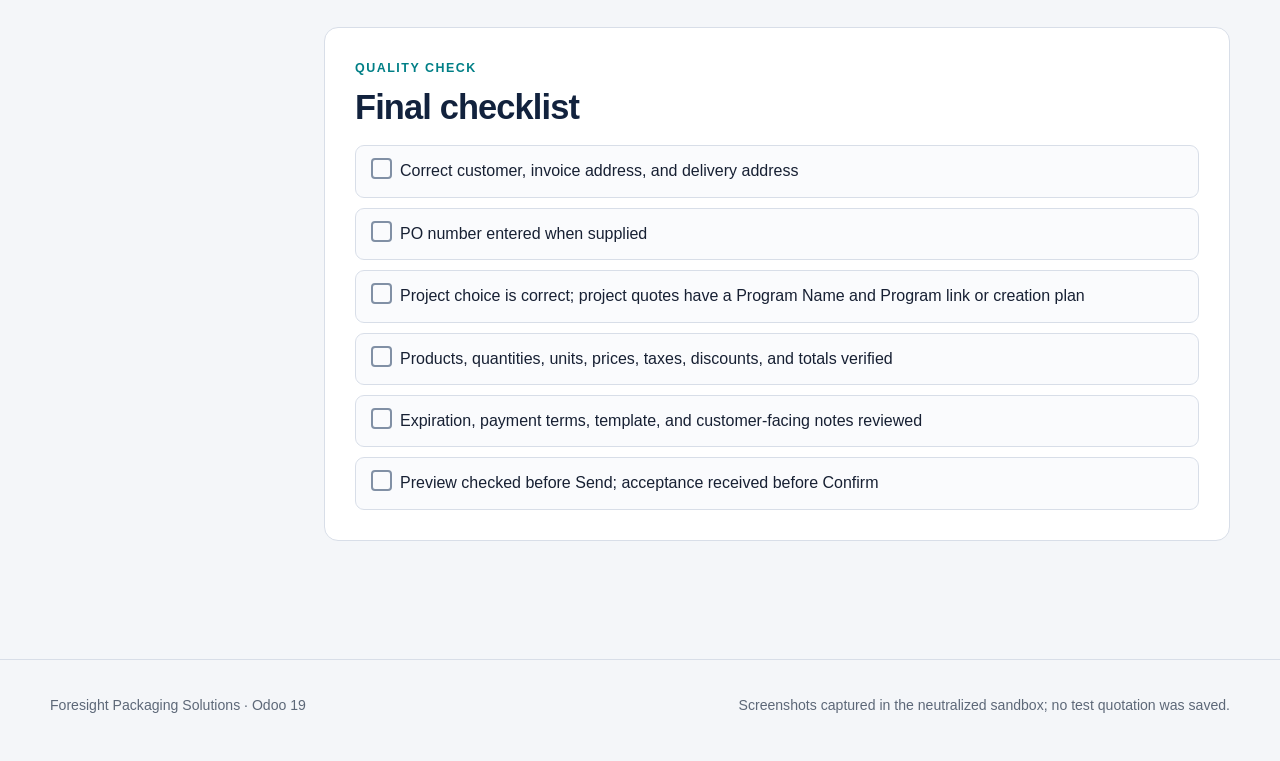
<file: docs/quotation-sop.html>
<!doctype html>
<html lang="en">
<head>
  <meta charset="utf-8">
  <meta name="viewport" content="width=device-width, initial-scale=1">
  <meta name="description" content="SOP for creating an Odoo quotation with or without a Program project.">
  <meta name="theme-color" content="#12223d">
  <title>Create an Odoo Quotation · SOP</title>
  <link rel="stylesheet" href="assets/docs.css">
</head>
<body>
  <a class="skip-link" href="#main">Skip to procedure</a>
  <header class="site-header">
    <div class="header-inner">
      <a class="brand" href="index.html" aria-label="Foresight Odoo Documentation home">
        <span class="brand-mark" aria-hidden="true">F</span>
        <span>Odoo Documentation</span>
      </a>
      <nav class="site-nav" aria-label="Primary navigation">
        <a href="index.html">Home</a>
        <a href="daily-workflows.html">Daily workflows</a><a href="quick-start.html">Quick start</a>
        <a href="modules.html">Module manuals</a>
        <a href="changes.html">Changes</a>
        <a href="quotation-sop.html" aria-current="page">Quotation SOP</a>
      </nav>
    </div>
  </header>

  <main id="main" class="page-shell">
    <nav class="breadcrumbs" aria-label="Breadcrumb">
      <a href="index.html">Documentation</a>
      <span aria-hidden="true">/</span>
      <span>Quotation SOP</span>
    </nav>

    <header class="guide-head">
      <p class="eyebrow">Standard operating procedure · Sales</p>
      <h1>Create an Odoo quotation</h1>
      <p class="lede">Use this procedure to create either a standard customer quotation or a quotation that belongs to a tracked Program project.</p>
      <div class="guide-meta" aria-label="Document metadata">
        <span class="meta-pill">System: Odoo 19</span>
        <span class="meta-pill">Applies to: Production and sandbox</span>
        <span class="meta-pill">Reviewed: 8 Sep 2026</span>
      </div>
      <div class="action-bar">
        <button class="print-button" type="button" onclick="window.print()">Print this SOP</button>
      </div>
    </header>

    <div class="guide-layout">
      <aside class="toc" aria-label="On this page">
        <strong>On this page</strong>
        <a href="#choose">Choose the quote type</a>
        <a href="#prepare">Before you start</a>
        <a href="#start">Start a quotation</a>
        <a href="#standard">Without a project</a>
        <a href="#project">With a project</a>
        <a href="#lines">Add products</a>
        <a href="#finish">Review and finish</a>
        <a href="#troubleshoot">Troubleshooting</a>
        <a href="#checklist">Final checklist</a>
      </aside>

      <article class="guide-content">
        <section id="choose" class="guide-section">
          <p class="eyebrow">Decision point</p>
          <h2>Choose the quote type first</h2>
          <p>Ask one question: will this work be tracked as a Program project through quoting, warehouse operations, and the Program dashboard?</p>
          <div class="decision-grid">
            <div class="decision no">
              <strong>No — standard quotation</strong>
              Leave <b>Is a Project</b> unchecked. Program Name, Program Type, and Program are not used.
            </div>
            <div class="decision yes">
              <strong>Yes — project quotation</strong>
              Check <b>Is a Project</b>, enter a Program Name, and link or create the correct Program.
            </div>
          </div>
          <div class="callout critical">
            <strong>Operational rule:</strong> A project quote needs both <b>Is a Project</b> checked and a <b>Program Name</b>. Without both, it will not be included on the Program dashboard. A Program Name on a non-project quote is ignored.
          </div>
        </section>

        <section id="prepare" class="guide-section">
          <p class="eyebrow">Preparation</p>
          <h2>Before you start</h2>
          <p>Have the following information ready:</p>
          <ul>
            <li>Customer and the correct invoice and delivery addresses.</li>
            <li>Customer PO number, when supplied.</li>
            <li>Products or services, quantities, selling prices, taxes, and any discount.</li>
            <li>Expiration date, payment terms, and quotation template, when applicable.</li>
            <li>For a project: the Program Name, Program Type, and whether an existing Program should be linked.</li>
          </ul>
          <div class="callout warning">
            <strong>Environment:</strong> Practice or validate changes in the sandbox. Create customer-facing records in production only when the quote is ready for live processing.
          </div>
        </section>

        <section id="start" class="guide-section">
          <p class="eyebrow">Common start</p>
          <h2>Start a new quotation</h2>
          <ol class="steps">
            <li>Open the <strong>Sales</strong> app.</li>
            <li>Go to <strong>Orders → Quotations</strong>.</li>
            <li>Select <strong>New</strong>.</li>
          </ol>
          <figure class="figure">
            <img src="assets/quotation-start.jpg" width="930" height="135" alt="Odoo Sales Quotations page with the New button at the upper left.">
            <figcaption>Figure 1 — In Sales → Quotations, select <b>New</b>. Screenshot taken in the neutralized sandbox.</figcaption>
          </figure>
        </section>

        <section class="guide-section"><h2>Check addresses and fulfillment routes</h2><p>Review the full read-only invoice and delivery address blocks beneath the contact selectors. Correct contact addresses before confirmation. Customer delivery and vendor dropshipping routes are appropriate on order lines; warehouse resupply belongs in Warehouse Transfers. The .16 route filter is currently sandbox-tested and prepared for production. <a href="operations-reference.html#routes">See availability and route guidance</a>.</p></section><section id="standard" class="guide-section">
          <p class="eyebrow">Path A</p>
          <h2>Create a quotation without a project</h2>
          <ol class="steps">
            <li><strong>Select the Customer.</strong> Odoo fills the invoice and delivery addresses from the customer record; confirm both are correct.</li>
            <li><strong>Enter the PO Number</strong> if the customer supplied one.</li>
            <li><strong>Leave Is a Project unchecked.</strong> Do not enter or retain a Program Name, Program Type, or Program link.</li>
            <li><strong>Review commercial settings:</strong> expiration, quotation date, payment terms, recurring plan, and quotation template.</li>
            <li>Continue to <a href="#lines">Add products or services</a>.</li>
          </ol>
          <figure class="figure">
            <img src="assets/quotation-standard.jpg" width="1363" height="520" alt="Blank Odoo quotation form with Is a Project unchecked and no Program fields displayed.">
            <figcaption>Figure 2 — Standard quotation state. <b>Is a Project</b> remains unchecked and the project-only fields stay hidden.</figcaption>
          </figure>
        </section>

        <section id="project" class="guide-section">
          <p class="eyebrow">Path B</p>
          <h2>Create a quotation with a project</h2>
          <ol class="steps">
            <li><strong>Select the Customer</strong> and verify the invoice and delivery addresses.</li>
            <li><strong>Check Is a Project.</strong> Odoo displays Program Name, Program Type, and Program.</li>
            <li><strong>Enter Program Name.</strong> Use the clear, customer-recognizable name that should appear on the Program dashboard and warehouse operation cards.</li>
            <li><strong>Link the Program.</strong> If it already exists, select it in <b>Program</b>; Odoo fills its Program Type. For a new Program, select the correct <b>Program Type</b>, save the quotation, then use <b>Create Program</b> when the button appears.</li>
            <li><strong>Complete the remaining quote fields</strong>, including PO Number, expiration, payment terms, addresses, and quotation template.</li>
            <li>Continue to <a href="#lines">Add products or services</a>.</li>
          </ol>
          <figure class="figure">
            <img src="assets/quotation-project.jpg" width="1363" height="520" alt="Odoo quotation form with Is a Project checked and Program Name, Program Type, and Program fields displayed.">
            <figcaption>Figure 3 — Project quotation state. Checking <b>Is a Project</b> reveals the three Program fields.</figcaption>
          </figure>
          <div class="callout">
            <strong>Existing Program shortcut:</strong> When the Program already exists in Program Builder, its <b>Create Quote</b> action is the preferred starting point. It links the quote automatically and uses the Program Type's default quotation template; return here to review the generated quotation before sending it.
          </div>
        </section>

        <section id="lines" class="guide-section">
          <p class="eyebrow">Both paths</p>
          <h2>Add products or services</h2>
          <ol class="steps">
            <li>On <strong>Order Lines</strong>, select <strong>Add a product</strong> or open <strong>Catalog</strong>.</li>
            <li>Select the product or service and enter the <strong>Quantity</strong>.</li>
            <li>Verify the <strong>Unit</strong>, <strong>Unit Price</strong>, <strong>Taxes</strong>, and <strong>Discount</strong>.</li>
            <li>Repeat for each line. Use <strong>Add a section</strong> to group the quote and <strong>Add a note</strong> for customer-facing explanations.</li>
            <li>Confirm the untaxed amount, taxes, and total at the bottom of the quotation.</li>
          </ol>
          <figure class="figure">
            <img src="assets/quotation-lines.jpg" width="1363" height="360" alt="Odoo quotation Order Lines area showing a new product row with quantity, unit, unit price, taxes, discount, and amount columns.">
            <figcaption>Figure 4 — The Order Lines entry row. Check pricing, tax, discount, and quantity before moving on.</figcaption>
          </figure>
        </section>

        <section id="finish" class="guide-section">
          <p class="eyebrow">Both paths</p>
          <h2>Review and finish</h2>
          <ol class="steps">
            <li><strong>Save the quotation.</strong> Confirm Odoo assigns a quotation number.</li>
            <li><strong>Preview</strong> the customer document. Check customer name, addresses, PO number, line descriptions, quantities, pricing, taxes, terms, and totals.</li>
            <li><strong>Send</strong> the quotation when it is ready for the customer. Review the recipient and attached quotation before sending.</li>
            <li><strong>Confirm</strong> only after the customer accepts. Confirmation changes the quotation to a Sales Order and may start downstream purchasing, inventory, manufacturing, or delivery activity.</li>
          </ol>
          <div class="callout critical">
            <strong>Do not confirm early:</strong> Confirmation is an operational handoff, not just a status label. Resolve pricing, addresses, terms, and Program linkage first.
          </div>
        </section>

        <section id="troubleshoot" class="guide-section">
          <p class="eyebrow">Exceptions</p>
          <h2>Troubleshooting</h2>
          <table class="comparison-table">
            <thead>
              <tr>
                <th scope="col">What you see</th>
                <th scope="col">What it means</th>
                <th scope="col">What to do</th>
              </tr>
            </thead>
            <tbody>
              <tr>
                <td><b>Is a Project</b> is missing</td>
                <td>Program features are not enabled for the quotation's company.</td>
                <td>Check the correct company is selected. Ask an administrator to review <b>Use Programs</b> for that company.</td>
              </tr>
              <tr>
                <td>Program fields are hidden</td>
                <td><b>Is a Project</b> is not checked, or Programs are disabled for the company.</td>
                <td>Check <b>Is a Project</b> only when the quotation is truly a tracked project.</td>
              </tr>
              <tr>
                <td>Project is absent from the Program dashboard</td>
                <td>The quote is not marked as a project, Program Name is blank, the company is not enabled, or the quote is cancelled.</td>
                <td>Correct the project flag and Program Name on the active quote, then refresh the dashboard.</td>
              </tr>
              <tr>
                <td><b>Create Program</b> is not visible</td>
                <td>A Program is already linked, or Program Type has not been selected.</td>
                <td>Choose an existing Program or select the correct Program Type first.</td>
              </tr>
            </tbody>
          </table>
        </section>

        <section id="checklist" class="guide-section">
          <p class="eyebrow">Quality check</p>
          <h2>Final checklist</h2>
          <ul class="checklist">
            <li>Correct customer, invoice address, and delivery address</li>
            <li>PO number entered when supplied</li>
            <li>Project choice is correct; project quotes have a Program Name and Program link or creation plan</li>
            <li>Products, quantities, units, prices, taxes, discounts, and totals verified</li>
            <li>Expiration, payment terms, template, and customer-facing notes reviewed</li>
            <li>Preview checked before Send; acceptance received before Confirm</li>
          </ul>
        </section>
      </article>
    </div>
  </main>

  <footer class="site-footer">
    <div class="footer-inner">
      <p>Foresight Packaging Solutions · Odoo 19</p>
      <p>Screenshots captured in the neutralized sandbox; no test quotation was saved.</p>
    </div>
  </footer>
</body>
</html>
</file>
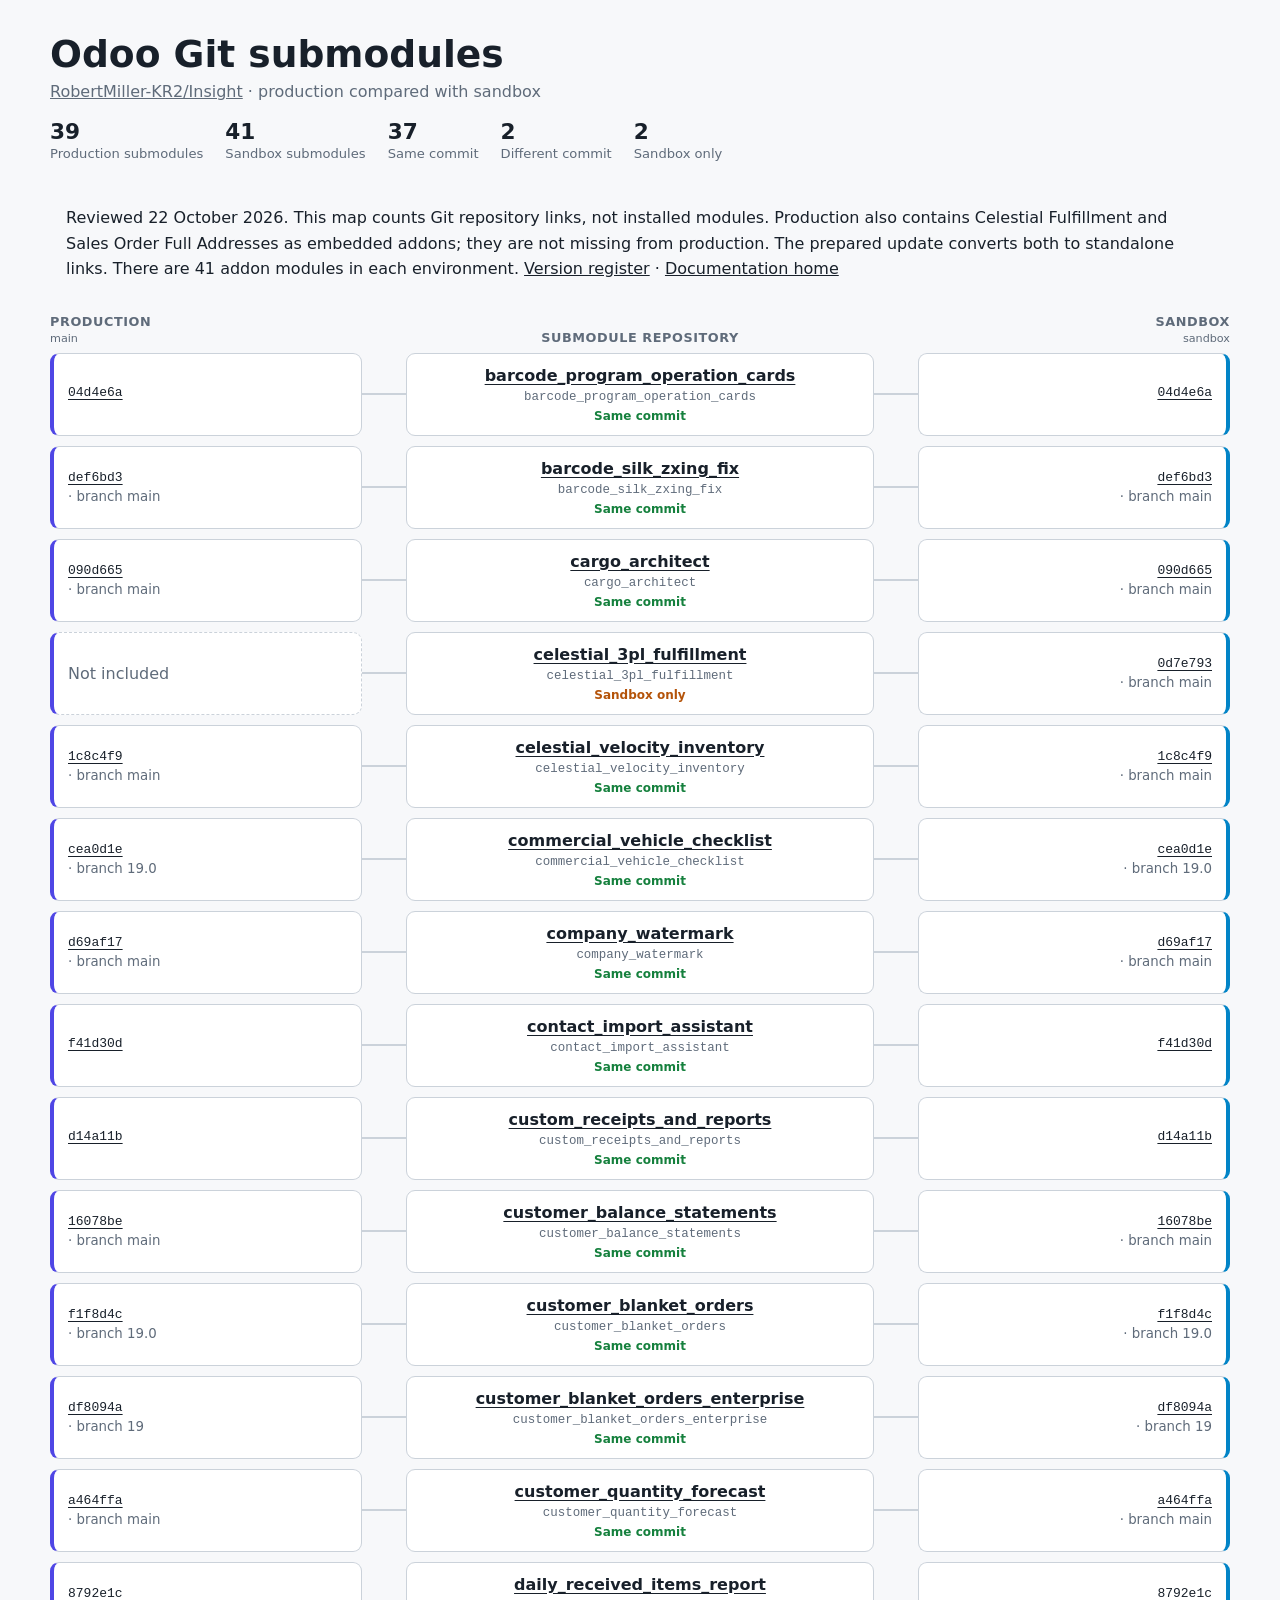
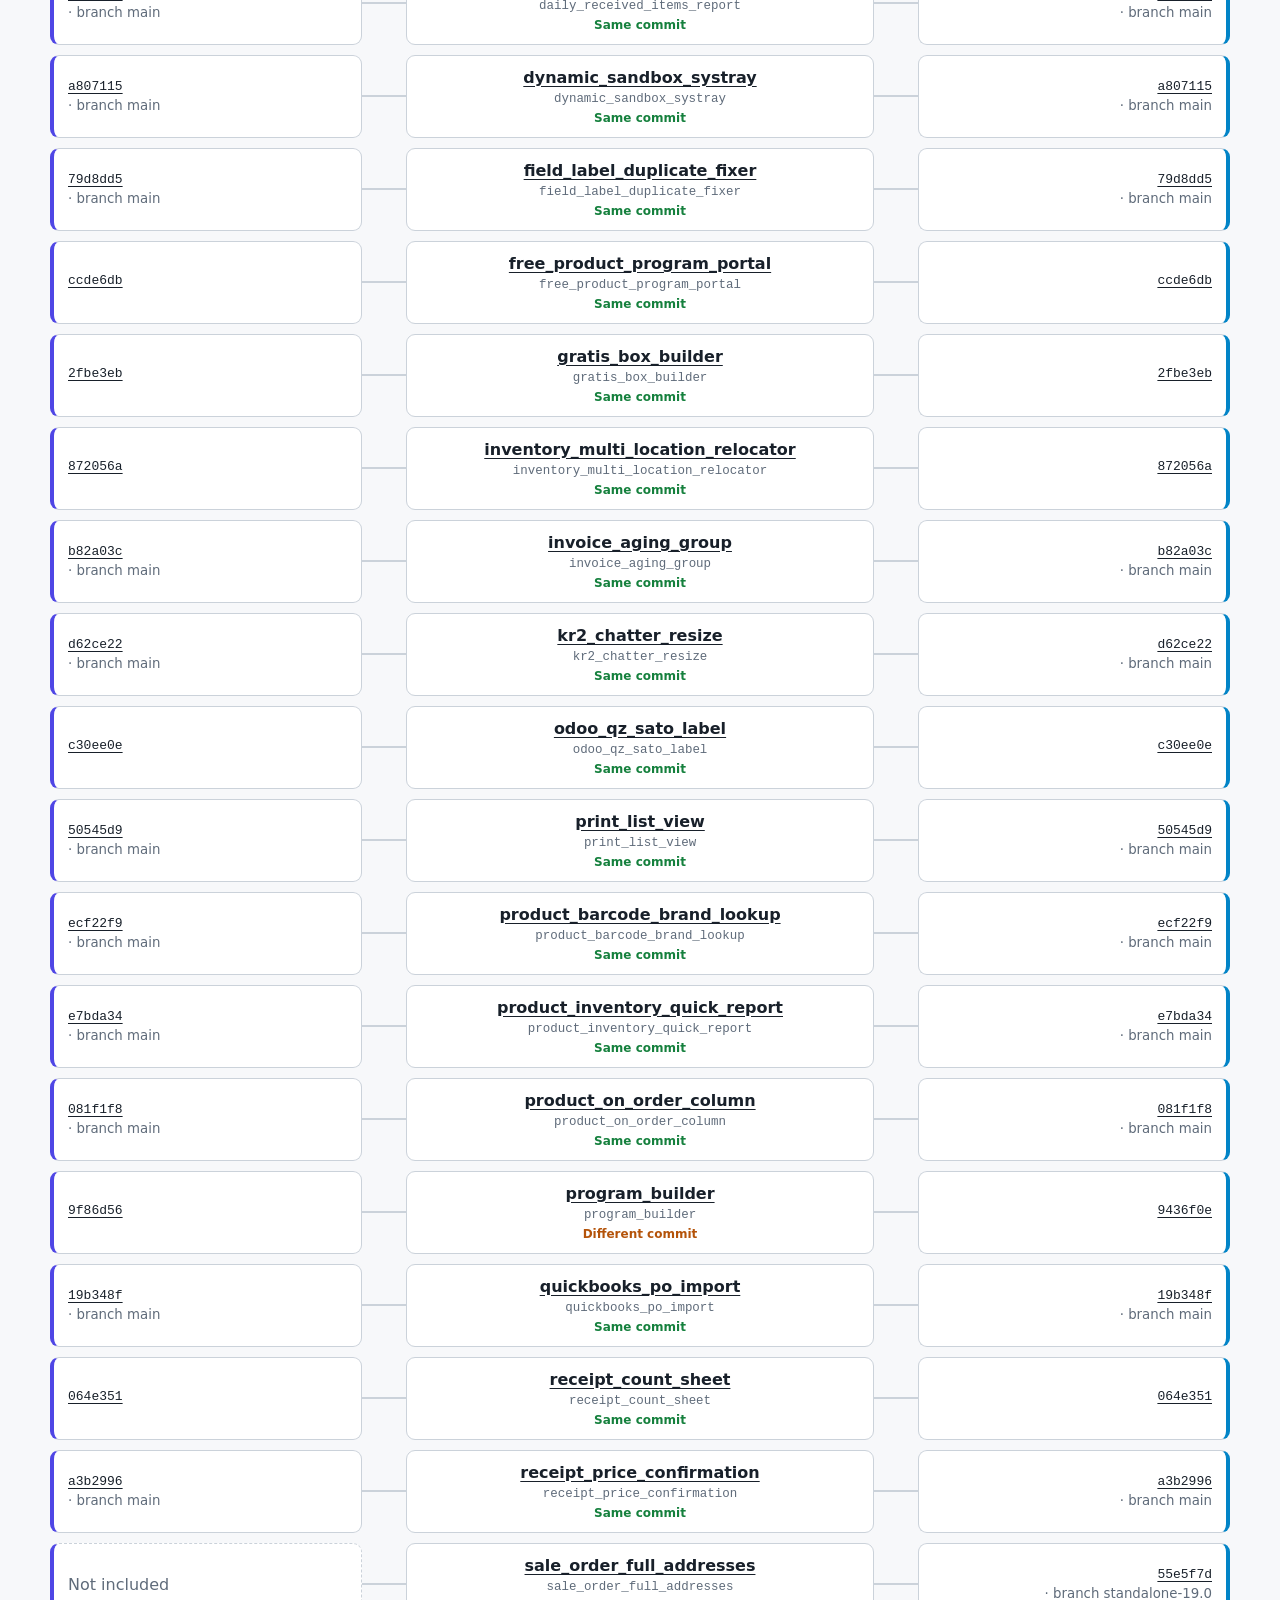
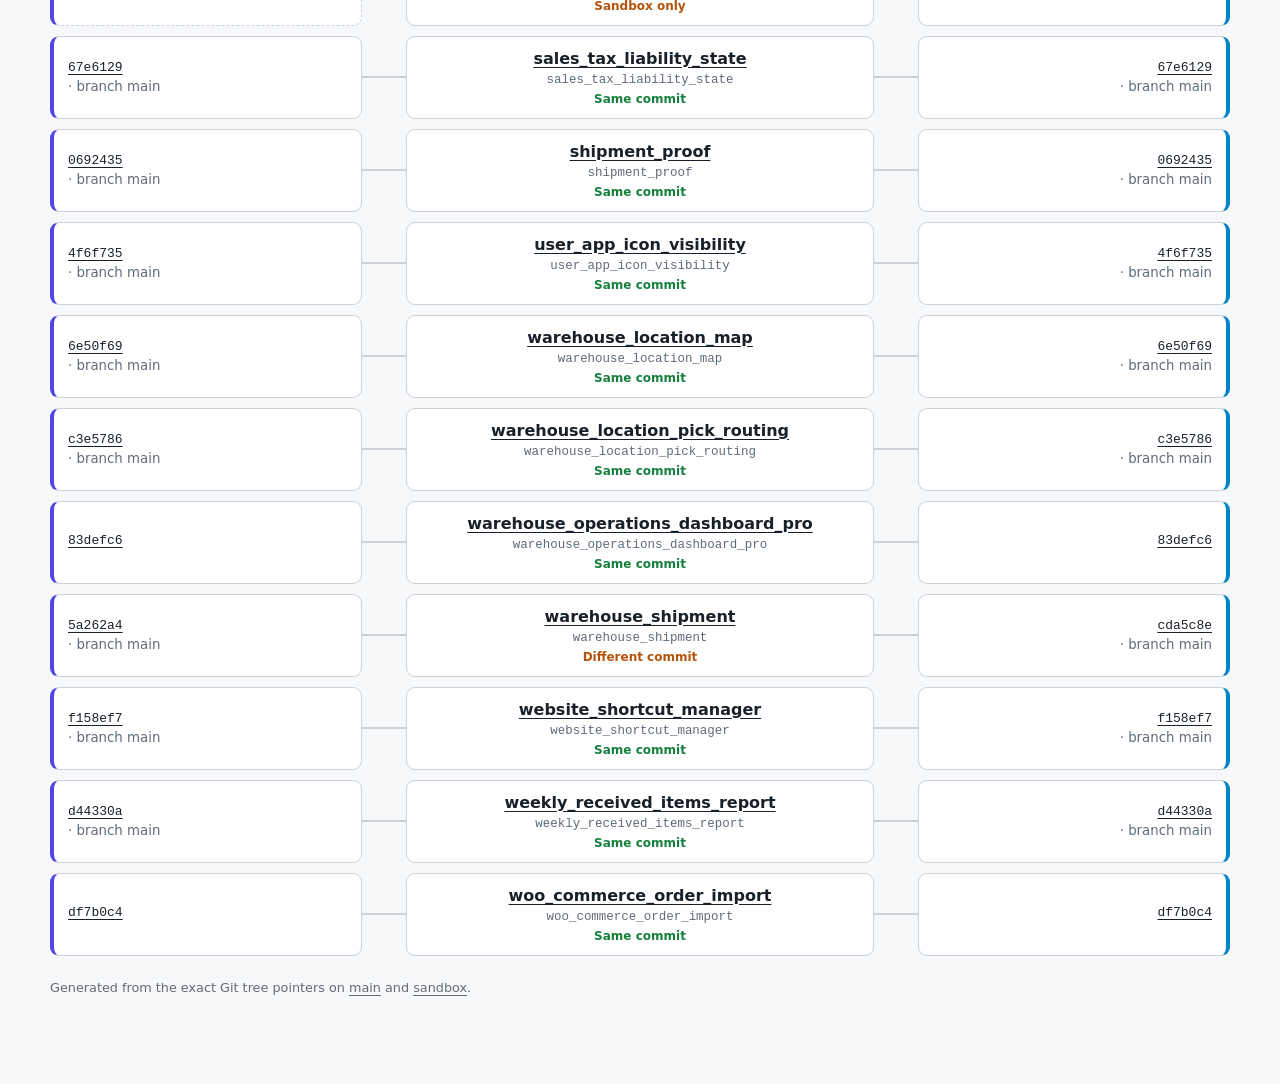
<file: docs/submodule-map.html>
<!doctype html>
<html lang="en">
<head>
  <meta charset="utf-8">
  <meta name="viewport" content="width=device-width, initial-scale=1">
  <title>Odoo Git Submodule Map</title>
  <style>
    :root {
      color-scheme: light dark;
      --background: #f7f8fa;
      --surface: #ffffff;
      --surface-subtle: #eef1f5;
      --text: #18202a;
      --muted: #5f6b7a;
      --border: #cbd2da;
      --production: #4f46e5;
      --sandbox: #0284c7;
      --same: #15803d;
      --different: #b45309;
      --problem: #b91c1c;
    }
    @media (prefers-color-scheme: dark) {
      :root {
        --background: #101419;
        --surface: #171d24;
        --surface-subtle: #202832;
        --text: #edf1f5;
        --muted: #aab4c0;
        --border: #3b4653;
        --production: #a5b4fc;
        --sandbox: #7dd3fc;
        --same: #86efac;
        --different: #fcd34d;
        --problem: #fca5a5;
      }
    }
    * { box-sizing: border-box; }
    body {
      margin: 0;
      background: var(--background);
      color: var(--text);
      font-family: Inter, ui-sans-serif, system-ui, -apple-system, BlinkMacSystemFont, "Segoe UI", sans-serif;
    }
    a { color: inherit; }
    main { width: min(1180px, calc(100% - 32px)); margin: 0 auto; padding: 32px 0 48px; }
    header { margin-bottom: 28px; }
    h1 { margin: 0 0 6px; font-size: clamp(1.65rem, 3vw, 2.35rem); font-weight: 650; }
    header p { margin: 0; color: var(--muted); }
    .summary { display: flex; flex-wrap: wrap; gap: 10px 22px; margin-top: 18px; }
    .summary div { display: grid; gap: 2px; }
    .summary strong { font-size: 1.35rem; font-variant-numeric: tabular-nums; }
    .summary span { color: var(--muted); font-size: .82rem; }
    .environment-head {
      display: grid;
      grid-template-columns: minmax(150px, 1fr) 44px minmax(240px, 1.5fr) 44px minmax(150px, 1fr);
      align-items: end;
      margin-bottom: 8px;
      color: var(--muted);
      font-size: .8rem;
      font-weight: 650;
      letter-spacing: .045em;
      text-transform: uppercase;
    }
    .environment-head .production-head { grid-column: 1; }
    .environment-head .module-head { grid-column: 3; text-align: center; }
    .environment-head .sandbox-head { grid-column: 5; text-align: right; }
    .branch-head { display: block; margin-top: 3px; font-size: .7rem; font-weight: 500; letter-spacing: 0; text-transform: none; }
    .map { display: grid; gap: 10px; }
    .map-row {
      display: grid;
      grid-template-columns: minmax(150px, 1fr) 44px minmax(240px, 1.5fr) 44px minmax(150px, 1fr);
      align-items: stretch;
    }
    .pin, .module {
      min-width: 0;
      border: 1px solid var(--border);
      border-radius: 9px;
      background: var(--surface);
      padding: 12px 14px;
    }
    .pin { display: flex; flex-direction: column; justify-content: center; gap: 4px; }
    .pin:first-child { border-left: 4px solid var(--production); }
    .pin:last-child { border-right: 4px solid var(--sandbox); text-align: right; }
    .pin code { font-variant-numeric: tabular-nums; }
    .pin a { text-decoration-thickness: 1px; text-underline-offset: 3px; }
    .pin small { color: var(--muted); }
    .pin--missing { color: var(--muted); border-style: dashed; }
    .module {
      position: relative;
      display: grid;
      justify-items: center;
      align-content: center;
      gap: 5px;
      text-align: center;
    }
    .module-name { overflow-wrap: anywhere; font-weight: 650; text-underline-offset: 3px; }
    .module code { color: var(--muted); font-size: .78rem; overflow-wrap: anywhere; }
    .status { font-size: .75rem; font-weight: 650; }
    .status-same .status { color: var(--same); }
    .status-different .status,
    .status-sandbox-only .status,
    .status-production-only .status { color: var(--different); }
    .status-problem .status { color: var(--problem); }
    .connector { align-self: center; height: 2px; background: var(--border); }
    .mobile-label { display: none; color: var(--muted); font-size: .72rem; font-weight: 650; text-transform: uppercase; }
    footer { margin-top: 24px; color: var(--muted); font-size: .8rem; }
    footer a { text-underline-offset: 3px; }
    @media (max-width: 760px) {
      main { width: min(100% - 24px, 620px); padding-top: 22px; }
      .environment-head { display: none; }
      .map-row { grid-template-columns: 1fr; gap: 7px; }
      .connector { width: 2px; height: 13px; justify-self: center; }
      .module { grid-row: 3; }
      .pin:last-child { grid-row: 5; text-align: left; border-right-width: 1px; border-left: 4px solid var(--sandbox); }
      .mobile-label { display: inline; }
    }
  </style>
</head>
<body>
  <main>
    <header>
      <h1>Odoo Git submodules</h1>
      <p><a href="https://github.com/RobertMiller-KR2/Insight">RobertMiller-KR2/Insight</a> · production compared with sandbox</p>
      <div class="summary" aria-label="Comparison summary">
        <div><strong>39</strong><span>Production submodules</span></div>
        <div><strong>41</strong><span>Sandbox submodules</span></div>
        <div><strong>37</strong><span>Same commit</span></div>
        <div><strong>2</strong><span>Different commit</span></div>
        <div><strong>2</strong><span>Sandbox only</span></div>
      </div>
    </header>
    <p style="padding:1rem;line-height:1.6">Reviewed 22 October 2026. This map counts Git repository links, not installed modules. Production also contains Celestial Fulfillment and Sales Order Full Addresses as embedded addons; they are not missing from production. The prepared update converts both to standalone links. There are 41 addon modules in each environment. <a href="changes.html">Version register</a> · <a href="index.html">Documentation home</a></p><section aria-label="Submodule relationship map">
      <div class="environment-head" aria-hidden="true">
        <span class="production-head">Production<span class="branch-head">main</span></span>
        <span class="module-head">Submodule repository</span>
        <span class="sandbox-head">Sandbox<span class="branch-head">sandbox</span></span>
      </div>
      <div class="map">
        <article class="map-row status-same"><div class="pin"><span class="mobile-label">Production</span><code><a href="https://github.com/RobertMiller-KR2/barcode-program-operation-cards/commit/04d4e6a26193a977c7b036a2b5b3eb5f0f29691c">04d4e6a</a></code><small></small></div><div class="connector" aria-hidden="true"></div><div class="module"><a class="module-name" href="https://github.com/RobertMiller-KR2/barcode-program-operation-cards">barcode_program_operation_cards</a><code>barcode_program_operation_cards</code><span class="status">Same commit</span></div><div class="connector" aria-hidden="true"></div><div class="pin"><span class="mobile-label">Sandbox</span><code><a href="https://github.com/RobertMiller-KR2/barcode-program-operation-cards/commit/04d4e6a26193a977c7b036a2b5b3eb5f0f29691c">04d4e6a</a></code><small></small></div></article><article class="map-row status-same"><div class="pin"><span class="mobile-label">Production</span><code><a href="https://github.com/RobertMiller-KR2/barcode-silk-zxing-fix/commit/def6bd3c9985efbba8bb7e3cf8ecbd67fdee2eb8">def6bd3</a></code><small> · branch main</small></div><div class="connector" aria-hidden="true"></div><div class="module"><a class="module-name" href="https://github.com/RobertMiller-KR2/barcode-silk-zxing-fix">barcode_silk_zxing_fix</a><code>barcode_silk_zxing_fix</code><span class="status">Same commit</span></div><div class="connector" aria-hidden="true"></div><div class="pin"><span class="mobile-label">Sandbox</span><code><a href="https://github.com/RobertMiller-KR2/barcode-silk-zxing-fix/commit/def6bd3c9985efbba8bb7e3cf8ecbd67fdee2eb8">def6bd3</a></code><small> · branch main</small></div></article><article class="map-row status-same"><div class="pin"><span class="mobile-label">Production</span><code><a href="https://github.com/RobertMiller-KR2/Cargo-Architect/commit/090d6658668b8a940894f54fd18e9882e2e9a2c0">090d665</a></code><small> · branch main</small></div><div class="connector" aria-hidden="true"></div><div class="module"><a class="module-name" href="https://github.com/RobertMiller-KR2/Cargo-Architect">cargo_architect</a><code>cargo_architect</code><span class="status">Same commit</span></div><div class="connector" aria-hidden="true"></div><div class="pin"><span class="mobile-label">Sandbox</span><code><a href="https://github.com/RobertMiller-KR2/Cargo-Architect/commit/090d6658668b8a940894f54fd18e9882e2e9a2c0">090d665</a></code><small> · branch main</small></div></article><article class="map-row status-sandbox-only"><div class="pin pin--missing"><span class="mobile-label">Production</span><span>Not included</span></div><div class="connector" aria-hidden="true"></div><div class="module"><a class="module-name" href="https://github.com/RobertMiller-KR2/celestial-3pl-fulfillment">celestial_3pl_fulfillment</a><code>celestial_3pl_fulfillment</code><span class="status">Sandbox only</span></div><div class="connector" aria-hidden="true"></div><div class="pin"><span class="mobile-label">Sandbox</span><code><a href="https://github.com/RobertMiller-KR2/celestial-3pl-fulfillment/commit/0d7e793fb733a8e6856e2c9bb98d21b78ad4dcc5">0d7e793</a></code><small> · branch main</small></div></article><article class="map-row status-same"><div class="pin"><span class="mobile-label">Production</span><code><a href="https://github.com/RobertMiller-KR2/celestial-velocity-inventory/commit/1c8c4f9f62e4586f7fd12f7db22a23f78c988e7b">1c8c4f9</a></code><small> · branch main</small></div><div class="connector" aria-hidden="true"></div><div class="module"><a class="module-name" href="https://github.com/RobertMiller-KR2/celestial-velocity-inventory">celestial_velocity_inventory</a><code>celestial_velocity_inventory</code><span class="status">Same commit</span></div><div class="connector" aria-hidden="true"></div><div class="pin"><span class="mobile-label">Sandbox</span><code><a href="https://github.com/RobertMiller-KR2/celestial-velocity-inventory/commit/1c8c4f9f62e4586f7fd12f7db22a23f78c988e7b">1c8c4f9</a></code><small> · branch main</small></div></article><article class="map-row status-same"><div class="pin"><span class="mobile-label">Production</span><code><a href="https://github.com/RobertMiller-KR2/Commercial-Vehicle-Checklist/commit/cea0d1ee4bb3ee8e98063ecd62cfb238f835ebde">cea0d1e</a></code><small> · branch 19.0</small></div><div class="connector" aria-hidden="true"></div><div class="module"><a class="module-name" href="https://github.com/RobertMiller-KR2/Commercial-Vehicle-Checklist">commercial_vehicle_checklist</a><code>commercial_vehicle_checklist</code><span class="status">Same commit</span></div><div class="connector" aria-hidden="true"></div><div class="pin"><span class="mobile-label">Sandbox</span><code><a href="https://github.com/RobertMiller-KR2/Commercial-Vehicle-Checklist/commit/cea0d1ee4bb3ee8e98063ecd62cfb238f835ebde">cea0d1e</a></code><small> · branch 19.0</small></div></article><article class="map-row status-same"><div class="pin"><span class="mobile-label">Production</span><code><a href="https://github.com/RobertMiller-KR2/company-watermark/commit/d69af177dfe85cb22333238f09cff2096edde09c">d69af17</a></code><small> · branch main</small></div><div class="connector" aria-hidden="true"></div><div class="module"><a class="module-name" href="https://github.com/RobertMiller-KR2/company-watermark">company_watermark</a><code>company_watermark</code><span class="status">Same commit</span></div><div class="connector" aria-hidden="true"></div><div class="pin"><span class="mobile-label">Sandbox</span><code><a href="https://github.com/RobertMiller-KR2/company-watermark/commit/d69af177dfe85cb22333238f09cff2096edde09c">d69af17</a></code><small> · branch main</small></div></article><article class="map-row status-same"><div class="pin"><span class="mobile-label">Production</span><code><a href="https://github.com/RobertMiller-KR2/Contact-Data-Management-Pro/commit/f41d30dcb1ba54a82b735c17d520f5717ef22280">f41d30d</a></code><small></small></div><div class="connector" aria-hidden="true"></div><div class="module"><a class="module-name" href="https://github.com/RobertMiller-KR2/Contact-Data-Management-Pro">contact_import_assistant</a><code>contact_import_assistant</code><span class="status">Same commit</span></div><div class="connector" aria-hidden="true"></div><div class="pin"><span class="mobile-label">Sandbox</span><code><a href="https://github.com/RobertMiller-KR2/Contact-Data-Management-Pro/commit/f41d30dcb1ba54a82b735c17d520f5717ef22280">f41d30d</a></code><small></small></div></article><article class="map-row status-same"><div class="pin"><span class="mobile-label">Production</span><code><a href="https://github.com/RobertMiller-KR2/custom-receipts-and-reports/commit/d14a11bf3bcd07b58f0f04c3ef1a1a0ee0aa201a">d14a11b</a></code><small></small></div><div class="connector" aria-hidden="true"></div><div class="module"><a class="module-name" href="https://github.com/RobertMiller-KR2/custom-receipts-and-reports">custom_receipts_and_reports</a><code>custom_receipts_and_reports</code><span class="status">Same commit</span></div><div class="connector" aria-hidden="true"></div><div class="pin"><span class="mobile-label">Sandbox</span><code><a href="https://github.com/RobertMiller-KR2/custom-receipts-and-reports/commit/d14a11bf3bcd07b58f0f04c3ef1a1a0ee0aa201a">d14a11b</a></code><small></small></div></article><article class="map-row status-same"><div class="pin"><span class="mobile-label">Production</span><code><a href="https://github.com/RobertMiller-KR2/customer-balance-statements/commit/16078beeed2614f2126fcdcf279f8b0f4db55872">16078be</a></code><small> · branch main</small></div><div class="connector" aria-hidden="true"></div><div class="module"><a class="module-name" href="https://github.com/RobertMiller-KR2/customer-balance-statements">customer_balance_statements</a><code>customer_balance_statements</code><span class="status">Same commit</span></div><div class="connector" aria-hidden="true"></div><div class="pin"><span class="mobile-label">Sandbox</span><code><a href="https://github.com/RobertMiller-KR2/customer-balance-statements/commit/16078beeed2614f2126fcdcf279f8b0f4db55872">16078be</a></code><small> · branch main</small></div></article><article class="map-row status-same"><div class="pin"><span class="mobile-label">Production</span><code><a href="https://github.com/RobertMiller-KR2/odoo19-customer-blanket-orders/commit/f1f8d4c424e0e6843c2ad92ab85ebfe56866573c">f1f8d4c</a></code><small> · branch 19.0</small></div><div class="connector" aria-hidden="true"></div><div class="module"><a class="module-name" href="https://github.com/RobertMiller-KR2/odoo19-customer-blanket-orders">customer_blanket_orders</a><code>customer_blanket_orders</code><span class="status">Same commit</span></div><div class="connector" aria-hidden="true"></div><div class="pin"><span class="mobile-label">Sandbox</span><code><a href="https://github.com/RobertMiller-KR2/odoo19-customer-blanket-orders/commit/f1f8d4c424e0e6843c2ad92ab85ebfe56866573c">f1f8d4c</a></code><small> · branch 19.0</small></div></article><article class="map-row status-same"><div class="pin"><span class="mobile-label">Production</span><code><a href="https://github.com/RobertMiller-KR2/odoo19-customer-blanket-orders-Enterprise_Addon/commit/df8094af8f45bfa6d6b15a767ecb11ff69fd8aed">df8094a</a></code><small> · branch 19</small></div><div class="connector" aria-hidden="true"></div><div class="module"><a class="module-name" href="https://github.com/RobertMiller-KR2/odoo19-customer-blanket-orders-Enterprise_Addon">customer_blanket_orders_enterprise</a><code>customer_blanket_orders_enterprise</code><span class="status">Same commit</span></div><div class="connector" aria-hidden="true"></div><div class="pin"><span class="mobile-label">Sandbox</span><code><a href="https://github.com/RobertMiller-KR2/odoo19-customer-blanket-orders-Enterprise_Addon/commit/df8094af8f45bfa6d6b15a767ecb11ff69fd8aed">df8094a</a></code><small> · branch 19</small></div></article><article class="map-row status-same"><div class="pin"><span class="mobile-label">Production</span><code><a href="https://github.com/RobertMiller-KR2/customer-quantity-forecast/commit/a464ffa1365f2c42383ea6f6ab2e7e03f98e2e97">a464ffa</a></code><small> · branch main</small></div><div class="connector" aria-hidden="true"></div><div class="module"><a class="module-name" href="https://github.com/RobertMiller-KR2/customer-quantity-forecast">customer_quantity_forecast</a><code>customer_quantity_forecast</code><span class="status">Same commit</span></div><div class="connector" aria-hidden="true"></div><div class="pin"><span class="mobile-label">Sandbox</span><code><a href="https://github.com/RobertMiller-KR2/customer-quantity-forecast/commit/a464ffa1365f2c42383ea6f6ab2e7e03f98e2e97">a464ffa</a></code><small> · branch main</small></div></article><article class="map-row status-same"><div class="pin"><span class="mobile-label">Production</span><code><a href="https://github.com/RobertMiller-KR2/daily-received-items-report/commit/8792e1c28d7b8442b4ec338c01ae3fdb59b34404">8792e1c</a></code><small> · branch main</small></div><div class="connector" aria-hidden="true"></div><div class="module"><a class="module-name" href="https://github.com/RobertMiller-KR2/daily-received-items-report">daily_received_items_report</a><code>daily_received_items_report</code><span class="status">Same commit</span></div><div class="connector" aria-hidden="true"></div><div class="pin"><span class="mobile-label">Sandbox</span><code><a href="https://github.com/RobertMiller-KR2/daily-received-items-report/commit/8792e1c28d7b8442b4ec338c01ae3fdb59b34404">8792e1c</a></code><small> · branch main</small></div></article><article class="map-row status-same"><div class="pin"><span class="mobile-label">Production</span><code><a href="https://github.com/RobertMiller-KR2/dynamic-sandbox-systray/commit/a807115b2ed1f680705fc47cd91213cb6911b493">a807115</a></code><small> · branch main</small></div><div class="connector" aria-hidden="true"></div><div class="module"><a class="module-name" href="https://github.com/RobertMiller-KR2/dynamic-sandbox-systray">dynamic_sandbox_systray</a><code>dynamic_sandbox_systray</code><span class="status">Same commit</span></div><div class="connector" aria-hidden="true"></div><div class="pin"><span class="mobile-label">Sandbox</span><code><a href="https://github.com/RobertMiller-KR2/dynamic-sandbox-systray/commit/a807115b2ed1f680705fc47cd91213cb6911b493">a807115</a></code><small> · branch main</small></div></article><article class="map-row status-same"><div class="pin"><span class="mobile-label">Production</span><code><a href="https://github.com/RobertMiller-KR2/field-label-duplicate-fixer/commit/79d8dd5ee010ea84bb07c8d5377deef6897597d1">79d8dd5</a></code><small> · branch main</small></div><div class="connector" aria-hidden="true"></div><div class="module"><a class="module-name" href="https://github.com/RobertMiller-KR2/field-label-duplicate-fixer">field_label_duplicate_fixer</a><code>field_label_duplicate_fixer</code><span class="status">Same commit</span></div><div class="connector" aria-hidden="true"></div><div class="pin"><span class="mobile-label">Sandbox</span><code><a href="https://github.com/RobertMiller-KR2/field-label-duplicate-fixer/commit/79d8dd5ee010ea84bb07c8d5377deef6897597d1">79d8dd5</a></code><small> · branch main</small></div></article><article class="map-row status-same"><div class="pin"><span class="mobile-label">Production</span><code><a href="https://github.com/RobertMiller-KR2/free-product-program-portal/commit/ccde6db679b6aba472574242de9eade8d08df58d">ccde6db</a></code><small></small></div><div class="connector" aria-hidden="true"></div><div class="module"><a class="module-name" href="https://github.com/RobertMiller-KR2/free-product-program-portal">free_product_program_portal</a><code>free_product_program_portal</code><span class="status">Same commit</span></div><div class="connector" aria-hidden="true"></div><div class="pin"><span class="mobile-label">Sandbox</span><code><a href="https://github.com/RobertMiller-KR2/free-product-program-portal/commit/ccde6db679b6aba472574242de9eade8d08df58d">ccde6db</a></code><small></small></div></article><article class="map-row status-same"><div class="pin"><span class="mobile-label">Production</span><code><a href="https://github.com/RobertMiller-KR2/gratis-box-builder/commit/2fbe3ebeaa68847e4dcced590f4b44442aeea9e5">2fbe3eb</a></code><small></small></div><div class="connector" aria-hidden="true"></div><div class="module"><a class="module-name" href="https://github.com/RobertMiller-KR2/gratis-box-builder">gratis_box_builder</a><code>gratis_box_builder</code><span class="status">Same commit</span></div><div class="connector" aria-hidden="true"></div><div class="pin"><span class="mobile-label">Sandbox</span><code><a href="https://github.com/RobertMiller-KR2/gratis-box-builder/commit/2fbe3ebeaa68847e4dcced590f4b44442aeea9e5">2fbe3eb</a></code><small></small></div></article><article class="map-row status-same"><div class="pin"><span class="mobile-label">Production</span><code><a href="https://github.com/RobertMiller-KR2/inventory-multi-location-relocator/commit/872056a304005f56b6d2ba617bd9617a82f9474f">872056a</a></code><small></small></div><div class="connector" aria-hidden="true"></div><div class="module"><a class="module-name" href="https://github.com/RobertMiller-KR2/inventory-multi-location-relocator">inventory_multi_location_relocator</a><code>inventory_multi_location_relocator</code><span class="status">Same commit</span></div><div class="connector" aria-hidden="true"></div><div class="pin"><span class="mobile-label">Sandbox</span><code><a href="https://github.com/RobertMiller-KR2/inventory-multi-location-relocator/commit/872056a304005f56b6d2ba617bd9617a82f9474f">872056a</a></code><small></small></div></article><article class="map-row status-same"><div class="pin"><span class="mobile-label">Production</span><code><a href="https://github.com/RobertMiller-KR2/invoice-aging-group/commit/b82a03cf7d892c060e93a96a2147503712a04bd6">b82a03c</a></code><small> · branch main</small></div><div class="connector" aria-hidden="true"></div><div class="module"><a class="module-name" href="https://github.com/RobertMiller-KR2/invoice-aging-group">invoice_aging_group</a><code>invoice_aging_group</code><span class="status">Same commit</span></div><div class="connector" aria-hidden="true"></div><div class="pin"><span class="mobile-label">Sandbox</span><code><a href="https://github.com/RobertMiller-KR2/invoice-aging-group/commit/b82a03cf7d892c060e93a96a2147503712a04bd6">b82a03c</a></code><small> · branch main</small></div></article><article class="map-row status-same"><div class="pin"><span class="mobile-label">Production</span><code><a href="https://github.com/RobertMiller-KR2/kr2-chatter-resize/commit/d62ce22812e7425afdf0f696cd092a343db3aae4">d62ce22</a></code><small> · branch main</small></div><div class="connector" aria-hidden="true"></div><div class="module"><a class="module-name" href="https://github.com/RobertMiller-KR2/kr2-chatter-resize">kr2_chatter_resize</a><code>kr2_chatter_resize</code><span class="status">Same commit</span></div><div class="connector" aria-hidden="true"></div><div class="pin"><span class="mobile-label">Sandbox</span><code><a href="https://github.com/RobertMiller-KR2/kr2-chatter-resize/commit/d62ce22812e7425afdf0f696cd092a343db3aae4">d62ce22</a></code><small> · branch main</small></div></article><article class="map-row status-same"><div class="pin"><span class="mobile-label">Production</span><code><a href="https://github.com/RobertMiller-KR2/odoo-qz-sato-label/commit/c30ee0e94789833271ba9ac2578eec3d13865e9c">c30ee0e</a></code><small></small></div><div class="connector" aria-hidden="true"></div><div class="module"><a class="module-name" href="https://github.com/RobertMiller-KR2/odoo-qz-sato-label">odoo_qz_sato_label</a><code>odoo_qz_sato_label</code><span class="status">Same commit</span></div><div class="connector" aria-hidden="true"></div><div class="pin"><span class="mobile-label">Sandbox</span><code><a href="https://github.com/RobertMiller-KR2/odoo-qz-sato-label/commit/c30ee0e94789833271ba9ac2578eec3d13865e9c">c30ee0e</a></code><small></small></div></article><article class="map-row status-same"><div class="pin"><span class="mobile-label">Production</span><code><a href="https://github.com/RobertMiller-KR2/print-list-view/commit/50545d94b4ffea4b3d23023a342213b54f185341">50545d9</a></code><small> · branch main</small></div><div class="connector" aria-hidden="true"></div><div class="module"><a class="module-name" href="https://github.com/RobertMiller-KR2/print-list-view">print_list_view</a><code>print_list_view</code><span class="status">Same commit</span></div><div class="connector" aria-hidden="true"></div><div class="pin"><span class="mobile-label">Sandbox</span><code><a href="https://github.com/RobertMiller-KR2/print-list-view/commit/50545d94b4ffea4b3d23023a342213b54f185341">50545d9</a></code><small> · branch main</small></div></article><article class="map-row status-same"><div class="pin"><span class="mobile-label">Production</span><code><a href="https://github.com/RobertMiller-KR2/product-barcode-brand-lookup/commit/ecf22f9b2668ac5edca9739d81472f6e39fdcfe0">ecf22f9</a></code><small> · branch main</small></div><div class="connector" aria-hidden="true"></div><div class="module"><a class="module-name" href="https://github.com/RobertMiller-KR2/product-barcode-brand-lookup">product_barcode_brand_lookup</a><code>product_barcode_brand_lookup</code><span class="status">Same commit</span></div><div class="connector" aria-hidden="true"></div><div class="pin"><span class="mobile-label">Sandbox</span><code><a href="https://github.com/RobertMiller-KR2/product-barcode-brand-lookup/commit/ecf22f9b2668ac5edca9739d81472f6e39fdcfe0">ecf22f9</a></code><small> · branch main</small></div></article><article class="map-row status-same"><div class="pin"><span class="mobile-label">Production</span><code><a href="https://github.com/RobertMiller-KR2/product-inventory-quick-report/commit/e7bda3406ad227834ad662c1939bd17225ff1df8">e7bda34</a></code><small> · branch main</small></div><div class="connector" aria-hidden="true"></div><div class="module"><a class="module-name" href="https://github.com/RobertMiller-KR2/product-inventory-quick-report">product_inventory_quick_report</a><code>product_inventory_quick_report</code><span class="status">Same commit</span></div><div class="connector" aria-hidden="true"></div><div class="pin"><span class="mobile-label">Sandbox</span><code><a href="https://github.com/RobertMiller-KR2/product-inventory-quick-report/commit/e7bda3406ad227834ad662c1939bd17225ff1df8">e7bda34</a></code><small> · branch main</small></div></article><article class="map-row status-same"><div class="pin"><span class="mobile-label">Production</span><code><a href="https://github.com/RobertMiller-KR2/product-on-order-column/commit/081f1f8b86ed7bca78d800b1ff4aa8ee14c54f42">081f1f8</a></code><small> · branch main</small></div><div class="connector" aria-hidden="true"></div><div class="module"><a class="module-name" href="https://github.com/RobertMiller-KR2/product-on-order-column">product_on_order_column</a><code>product_on_order_column</code><span class="status">Same commit</span></div><div class="connector" aria-hidden="true"></div><div class="pin"><span class="mobile-label">Sandbox</span><code><a href="https://github.com/RobertMiller-KR2/product-on-order-column/commit/081f1f8b86ed7bca78d800b1ff4aa8ee14c54f42">081f1f8</a></code><small> · branch main</small></div></article><article class="map-row status-different"><div class="pin"><span class="mobile-label">Production</span><code><a href="https://github.com/RobertMiller-KR2/program-builder/commit/9f86d5683a27c4aef9afd4060dde09dfb638d517">9f86d56</a></code><small></small></div><div class="connector" aria-hidden="true"></div><div class="module"><a class="module-name" href="https://github.com/RobertMiller-KR2/program-builder">program_builder</a><code>program_builder</code><span class="status">Different commit</span></div><div class="connector" aria-hidden="true"></div><div class="pin"><span class="mobile-label">Sandbox</span><code><a href="https://github.com/RobertMiller-KR2/program-builder/commit/9436f0ecce5811c4ba62cda53106a2d8a00b0d5c">9436f0e</a></code><small></small></div></article><article class="map-row status-same"><div class="pin"><span class="mobile-label">Production</span><code><a href="https://github.com/RobertMiller-KR2/po-import-wizard/commit/19b348f5cd04f0c02603438b1b9f2f7823b59586">19b348f</a></code><small> · branch main</small></div><div class="connector" aria-hidden="true"></div><div class="module"><a class="module-name" href="https://github.com/RobertMiller-KR2/po-import-wizard">quickbooks_po_import</a><code>quickbooks_po_import</code><span class="status">Same commit</span></div><div class="connector" aria-hidden="true"></div><div class="pin"><span class="mobile-label">Sandbox</span><code><a href="https://github.com/RobertMiller-KR2/po-import-wizard/commit/19b348f5cd04f0c02603438b1b9f2f7823b59586">19b348f</a></code><small> · branch main</small></div></article><article class="map-row status-same"><div class="pin"><span class="mobile-label">Production</span><code><a href="https://github.com/RobertMiller-KR2/receipt-count-sheet/commit/064e351188f6eec94047db684ae8e1a79c7f40a1">064e351</a></code><small></small></div><div class="connector" aria-hidden="true"></div><div class="module"><a class="module-name" href="https://github.com/RobertMiller-KR2/receipt-count-sheet">receipt_count_sheet</a><code>receipt_count_sheet</code><span class="status">Same commit</span></div><div class="connector" aria-hidden="true"></div><div class="pin"><span class="mobile-label">Sandbox</span><code><a href="https://github.com/RobertMiller-KR2/receipt-count-sheet/commit/064e351188f6eec94047db684ae8e1a79c7f40a1">064e351</a></code><small></small></div></article><article class="map-row status-same"><div class="pin"><span class="mobile-label">Production</span><code><a href="https://github.com/RobertMiller-KR2/receipt-price-confirmation/commit/a3b2996ebacba311ca86f9efb9fc3da3c34aeedf">a3b2996</a></code><small> · branch main</small></div><div class="connector" aria-hidden="true"></div><div class="module"><a class="module-name" href="https://github.com/RobertMiller-KR2/receipt-price-confirmation">receipt_price_confirmation</a><code>receipt_price_confirmation</code><span class="status">Same commit</span></div><div class="connector" aria-hidden="true"></div><div class="pin"><span class="mobile-label">Sandbox</span><code><a href="https://github.com/RobertMiller-KR2/receipt-price-confirmation/commit/a3b2996ebacba311ca86f9efb9fc3da3c34aeedf">a3b2996</a></code><small> · branch main</small></div></article><article class="map-row status-sandbox-only"><div class="pin pin--missing"><span class="mobile-label">Production</span><span>Not included</span></div><div class="connector" aria-hidden="true"></div><div class="module"><a class="module-name" href="https://github.com/RobertMiller-KR2/sale-order-full-addresses">sale_order_full_addresses</a><code>sale_order_full_addresses</code><span class="status">Sandbox only</span></div><div class="connector" aria-hidden="true"></div><div class="pin"><span class="mobile-label">Sandbox</span><code><a href="https://github.com/RobertMiller-KR2/sale-order-full-addresses/commit/55e5f7d4db9302717f4a436a62160ec2870ef3be">55e5f7d</a></code><small> · branch standalone-19.0</small></div></article><article class="map-row status-same"><div class="pin"><span class="mobile-label">Production</span><code><a href="https://github.com/RobertMiller-KR2/sales-tax-liability-state/commit/67e6129f47bde1418d5a626b5acd39f5f0b25c8d">67e6129</a></code><small> · branch main</small></div><div class="connector" aria-hidden="true"></div><div class="module"><a class="module-name" href="https://github.com/RobertMiller-KR2/sales-tax-liability-state">sales_tax_liability_state</a><code>sales_tax_liability_state</code><span class="status">Same commit</span></div><div class="connector" aria-hidden="true"></div><div class="pin"><span class="mobile-label">Sandbox</span><code><a href="https://github.com/RobertMiller-KR2/sales-tax-liability-state/commit/67e6129f47bde1418d5a626b5acd39f5f0b25c8d">67e6129</a></code><small> · branch main</small></div></article><article class="map-row status-same"><div class="pin"><span class="mobile-label">Production</span><code><a href="https://github.com/RobertMiller-KR2/shipment-proof/commit/06924359468813abad8b1bde9306a0f33e76dc4b">0692435</a></code><small> · branch main</small></div><div class="connector" aria-hidden="true"></div><div class="module"><a class="module-name" href="https://github.com/RobertMiller-KR2/shipment-proof">shipment_proof</a><code>shipment_proof</code><span class="status">Same commit</span></div><div class="connector" aria-hidden="true"></div><div class="pin"><span class="mobile-label">Sandbox</span><code><a href="https://github.com/RobertMiller-KR2/shipment-proof/commit/06924359468813abad8b1bde9306a0f33e76dc4b">0692435</a></code><small> · branch main</small></div></article><article class="map-row status-same"><div class="pin"><span class="mobile-label">Production</span><code><a href="https://github.com/RobertMiller-KR2/user_app_icon_visibility/commit/4f6f7353b6b5767944b9e38983d4f2f569a9638f">4f6f735</a></code><small> · branch main</small></div><div class="connector" aria-hidden="true"></div><div class="module"><a class="module-name" href="https://github.com/RobertMiller-KR2/user_app_icon_visibility">user_app_icon_visibility</a><code>user_app_icon_visibility</code><span class="status">Same commit</span></div><div class="connector" aria-hidden="true"></div><div class="pin"><span class="mobile-label">Sandbox</span><code><a href="https://github.com/RobertMiller-KR2/user_app_icon_visibility/commit/4f6f7353b6b5767944b9e38983d4f2f569a9638f">4f6f735</a></code><small> · branch main</small></div></article><article class="map-row status-same"><div class="pin"><span class="mobile-label">Production</span><code><a href="https://github.com/RobertMiller-KR2/warehouse-location-map/commit/6e50f6969a112a96311536c6c6c604322931de6f">6e50f69</a></code><small> · branch main</small></div><div class="connector" aria-hidden="true"></div><div class="module"><a class="module-name" href="https://github.com/RobertMiller-KR2/warehouse-location-map">warehouse_location_map</a><code>warehouse_location_map</code><span class="status">Same commit</span></div><div class="connector" aria-hidden="true"></div><div class="pin"><span class="mobile-label">Sandbox</span><code><a href="https://github.com/RobertMiller-KR2/warehouse-location-map/commit/6e50f6969a112a96311536c6c6c604322931de6f">6e50f69</a></code><small> · branch main</small></div></article><article class="map-row status-same"><div class="pin"><span class="mobile-label">Production</span><code><a href="https://github.com/RobertMiller-KR2/warehouse-location-pick-routing/commit/c3e578679e3974c507b6f838c7980b0450f1704e">c3e5786</a></code><small> · branch main</small></div><div class="connector" aria-hidden="true"></div><div class="module"><a class="module-name" href="https://github.com/RobertMiller-KR2/warehouse-location-pick-routing">warehouse_location_pick_routing</a><code>warehouse_location_pick_routing</code><span class="status">Same commit</span></div><div class="connector" aria-hidden="true"></div><div class="pin"><span class="mobile-label">Sandbox</span><code><a href="https://github.com/RobertMiller-KR2/warehouse-location-pick-routing/commit/c3e578679e3974c507b6f838c7980b0450f1704e">c3e5786</a></code><small> · branch main</small></div></article><article class="map-row status-same"><div class="pin"><span class="mobile-label">Production</span><code><a href="https://github.com/RobertMiller-KR2/warehouse-operations-dashboard-pro/commit/83defc6d2bce313aa018f33d01fa26c742bc6c1d">83defc6</a></code><small></small></div><div class="connector" aria-hidden="true"></div><div class="module"><a class="module-name" href="https://github.com/RobertMiller-KR2/warehouse-operations-dashboard-pro">warehouse_operations_dashboard_pro</a><code>warehouse_operations_dashboard_pro</code><span class="status">Same commit</span></div><div class="connector" aria-hidden="true"></div><div class="pin"><span class="mobile-label">Sandbox</span><code><a href="https://github.com/RobertMiller-KR2/warehouse-operations-dashboard-pro/commit/83defc6d2bce313aa018f33d01fa26c742bc6c1d">83defc6</a></code><small></small></div></article><article class="map-row status-different"><div class="pin"><span class="mobile-label">Production</span><code><a href="https://github.com/RobertMiller-KR2/warehouse-shipment/commit/5a262a437d9576ed1106c585e00913466a7e3d61">5a262a4</a></code><small> · branch main</small></div><div class="connector" aria-hidden="true"></div><div class="module"><a class="module-name" href="https://github.com/RobertMiller-KR2/warehouse-shipment">warehouse_shipment</a><code>warehouse_shipment</code><span class="status">Different commit</span></div><div class="connector" aria-hidden="true"></div><div class="pin"><span class="mobile-label">Sandbox</span><code><a href="https://github.com/RobertMiller-KR2/warehouse-shipment/commit/cda5c8e2c51e19d7cb0ef4d9590e1f959a07887b">cda5c8e</a></code><small> · branch main</small></div></article><article class="map-row status-same"><div class="pin"><span class="mobile-label">Production</span><code><a href="https://github.com/RobertMiller-KR2/website-shortcut-manager/commit/f158ef7161cdf9dabeb2df8ca24e062934c637a4">f158ef7</a></code><small> · branch main</small></div><div class="connector" aria-hidden="true"></div><div class="module"><a class="module-name" href="https://github.com/RobertMiller-KR2/website-shortcut-manager">website_shortcut_manager</a><code>website_shortcut_manager</code><span class="status">Same commit</span></div><div class="connector" aria-hidden="true"></div><div class="pin"><span class="mobile-label">Sandbox</span><code><a href="https://github.com/RobertMiller-KR2/website-shortcut-manager/commit/f158ef7161cdf9dabeb2df8ca24e062934c637a4">f158ef7</a></code><small> · branch main</small></div></article><article class="map-row status-same"><div class="pin"><span class="mobile-label">Production</span><code><a href="https://github.com/RobertMiller-KR2/weekly-received-items-report/commit/d44330aadd4bbd6b878e26ab792c6bcc7e8c156f">d44330a</a></code><small> · branch main</small></div><div class="connector" aria-hidden="true"></div><div class="module"><a class="module-name" href="https://github.com/RobertMiller-KR2/weekly-received-items-report">weekly_received_items_report</a><code>weekly_received_items_report</code><span class="status">Same commit</span></div><div class="connector" aria-hidden="true"></div><div class="pin"><span class="mobile-label">Sandbox</span><code><a href="https://github.com/RobertMiller-KR2/weekly-received-items-report/commit/d44330aadd4bbd6b878e26ab792c6bcc7e8c156f">d44330a</a></code><small> · branch main</small></div></article><article class="map-row status-same"><div class="pin"><span class="mobile-label">Production</span><code><a href="https://github.com/RobertMiller-KR2/woo-commerce-order-import/commit/df7b0c4233103ee09278a1b2c43eb7be4e707432">df7b0c4</a></code><small></small></div><div class="connector" aria-hidden="true"></div><div class="module"><a class="module-name" href="https://github.com/RobertMiller-KR2/woo-commerce-order-import">woo_commerce_order_import</a><code>woo_commerce_order_import</code><span class="status">Same commit</span></div><div class="connector" aria-hidden="true"></div><div class="pin"><span class="mobile-label">Sandbox</span><code><a href="https://github.com/RobertMiller-KR2/woo-commerce-order-import/commit/df7b0c4233103ee09278a1b2c43eb7be4e707432">df7b0c4</a></code><small></small></div></article>
      </div>
    </section>
    <footer>Generated from the exact Git tree pointers on <a href="https://github.com/RobertMiller-KR2/Insight/tree/main">main</a> and <a href="https://github.com/RobertMiller-KR2/Insight/tree/sandbox">sandbox</a>.</footer>
  </main>
</body>
</html>
</file>
<file: docs/assets/docs.css>
:root {
  color-scheme: light;
  --ink: #172033;
  --muted: #5d6878;
  --line: #d8dee8;
  --paper: #ffffff;
  --canvas: #f4f6f9;
  --navy: #12223d;
  --navy-2: #1c3152;
  --amber: #f0a52b;
  --amber-soft: #fff3dc;
  --teal: #007f86;
  --teal-soft: #e4f5f4;
  --red: #a93b30;
  --red-soft: #fff0ed;
  --green: #2d7a58;
  --green-soft: #eaf6ef;
  --shadow: 0 16px 40px rgba(18, 34, 61, 0.09);
  --radius: 14px;
}

* {
  box-sizing: border-box;
}

html {
  scroll-behavior: smooth;
}

body {
  margin: 0;
  background: var(--canvas);
  color: var(--ink);
  font-family: Inter, ui-sans-serif, -apple-system, BlinkMacSystemFont, "Segoe UI", sans-serif;
  font-size: 16px;
  line-height: 1.65;
}

img {
  display: block;
  max-width: 100%;
}

a {
  color: var(--teal);
  text-decoration-thickness: 1px;
  text-underline-offset: 3px;
}

a:hover {
  color: #005e64;
}

.skip-link {
  position: fixed;
  z-index: 100;
  top: 10px;
  left: 10px;
  padding: 10px 14px;
  border-radius: 8px;
  background: var(--paper);
  color: var(--ink);
  transform: translateY(-160%);
  transition: transform 160ms ease;
}

.skip-link:focus {
  transform: translateY(0);
}

.site-header {
  position: sticky;
  z-index: 20;
  top: 0;
  border-bottom: 1px solid rgba(255, 255, 255, 0.13);
  background: rgba(18, 34, 61, 0.97);
  color: #fff;
  backdrop-filter: blur(12px);
}

.header-inner {
  display: flex;
  width: min(1180px, calc(100% - 36px));
  min-height: 68px;
  margin: 0 auto;
  align-items: center;
  justify-content: space-between;
  gap: 24px;
}

.brand {
  display: flex;
  align-items: center;
  gap: 12px;
  color: #fff;
  font-size: 0.98rem;
  font-weight: 720;
  letter-spacing: 0.01em;
  text-decoration: none;
}

.brand-mark {
  display: grid;
  width: 34px;
  height: 34px;
  border: 1px solid rgba(255, 255, 255, 0.3);
  border-radius: 9px;
  background: linear-gradient(145deg, var(--amber), #d57b1a);
  color: var(--navy);
  place-items: center;
  font-weight: 850;
}

.site-nav {
  display: flex;
  align-items: center;
  gap: 6px;
  flex-wrap: wrap;
  justify-content: flex-end;
}

.site-nav a {
  padding: 8px 11px;
  border-radius: 8px;
  color: #dfe7f2;
  font-size: 0.9rem;
  font-weight: 600;
  text-decoration: none;
}

.site-nav a:hover,
.site-nav a[aria-current="page"] {
  background: rgba(255, 255, 255, 0.1);
  color: #fff;
}

.page-shell {
  width: min(1180px, calc(100% - 36px));
  margin: 0 auto;
  padding: 46px 0 72px;
}

.eyebrow {
  margin: 0 0 8px;
  color: var(--teal);
  font-size: 0.78rem;
  font-weight: 800;
  letter-spacing: 0.12em;
  text-transform: uppercase;
}

h1,
h2,
h3 {
  margin-top: 0;
  color: var(--navy);
  line-height: 1.18;
}

h1 {
  max-width: 820px;
  margin-bottom: 16px;
  font-size: clamp(2.15rem, 6vw, 4.25rem);
  letter-spacing: -0.045em;
}

h2 {
  margin-bottom: 12px;
  font-size: clamp(1.55rem, 3vw, 2.15rem);
  letter-spacing: -0.025em;
}

h3 {
  margin-bottom: 8px;
  font-size: 1.15rem;
}

p {
  margin: 0 0 1rem;
}

.lede {
  max-width: 760px;
  margin-bottom: 26px;
  color: var(--muted);
  font-size: clamp(1.05rem, 2vw, 1.22rem);
}

.hero {
  position: relative;
  overflow: hidden;
  min-height: 330px;
  padding: clamp(30px, 5vw, 58px);
  border-radius: 22px;
  background:
    radial-gradient(circle at 88% 14%, rgba(240, 165, 43, 0.34), transparent 24%),
    linear-gradient(135deg, #12223d 0%, #1a3457 58%, #174b58 100%);
  box-shadow: var(--shadow);
  color: #fff;
}

.hero::after {
  position: absolute;
  right: -70px;
  bottom: -95px;
  width: 270px;
  height: 270px;
  border: 38px solid rgba(255, 255, 255, 0.06);
  border-radius: 48px;
  content: "";
  transform: rotate(22deg);
}

.hero h1,
.hero .eyebrow {
  color: #fff;
}

.hero .lede {
  color: #dce6f1;
}

.hero-actions {
  display: flex;
  flex-wrap: wrap;
  gap: 10px;
}

.button {
  display: inline-flex;
  min-height: 44px;
  padding: 10px 15px;
  border: 1px solid transparent;
  border-radius: 9px;
  align-items: center;
  justify-content: center;
  gap: 8px;
  font-weight: 720;
  text-decoration: none;
}

.button-primary {
  background: var(--amber);
  color: var(--navy);
}

.button-primary:hover {
  background: #ffb94a;
  color: var(--navy);
}

.button-secondary {
  border-color: rgba(255, 255, 255, 0.34);
  background: rgba(255, 255, 255, 0.08);
  color: #fff;
}

.button-secondary:hover {
  background: rgba(255, 255, 255, 0.15);
  color: #fff;
}

.section {
  padding-top: 54px;
}

.section-intro {
  max-width: 680px;
  color: var(--muted);
}

.card-grid {
  display: grid;
  grid-template-columns: repeat(3, minmax(0, 1fr));
  gap: 16px;
  margin-top: 24px;
}

.doc-card {
  display: flex;
  min-height: 230px;
  padding: 24px;
  border: 1px solid var(--line);
  border-radius: var(--radius);
  background: var(--paper);
  box-shadow: 0 8px 24px rgba(18, 34, 61, 0.05);
  flex-direction: column;
  text-decoration: none;
  transition: transform 160ms ease, box-shadow 160ms ease, border-color 160ms ease;
}

.doc-card:hover {
  border-color: #aeb8c8;
  box-shadow: 0 16px 34px rgba(18, 34, 61, 0.09);
  transform: translateY(-3px);
}

.card-kicker {
  margin-bottom: 18px;
  color: var(--teal);
  font-size: 0.76rem;
  font-weight: 820;
  letter-spacing: 0.09em;
  text-transform: uppercase;
}

.doc-card h3 {
  font-size: 1.28rem;
}

.doc-card p {
  color: var(--muted);
}

.card-link {
  margin-top: auto;
  color: var(--navy);
  font-weight: 760;
}

.card-link::after {
  content: "  →";
}

.status-card {
  min-height: 230px;
  padding: 24px;
  border-radius: var(--radius);
  background: var(--navy);
  color: #fff;
}

.status-card h3 {
  color: #fff;
}

.status-card p {
  color: #dbe5ef;
}

.status-line {
  display: flex;
  margin-top: 18px;
  padding-top: 15px;
  border-top: 1px solid rgba(255, 255, 255, 0.16);
  align-items: center;
  justify-content: space-between;
  gap: 12px;
  font-size: 0.9rem;
}

.status-pill,
.meta-pill {
  display: inline-flex;
  align-items: center;
  gap: 7px;
  padding: 5px 9px;
  border-radius: 999px;
  font-size: 0.78rem;
  font-weight: 760;
}

.status-pill {
  background: rgba(255, 255, 255, 0.12);
  color: #fff;
}

.status-pill::before {
  width: 8px;
  height: 8px;
  border-radius: 50%;
  background: #57cf91;
  content: "";
}

.environment-table,
.comparison-table {
  width: 100%;
  margin-top: 20px;
  border-collapse: separate;
  border: 1px solid var(--line);
  border-radius: 12px;
  border-spacing: 0;
  overflow: hidden;
  background: var(--paper);
}

.environment-table th,
.environment-table td,
.comparison-table th,
.comparison-table td {
  padding: 14px 16px;
  border-bottom: 1px solid var(--line);
  text-align: left;
  vertical-align: top;
}

.environment-table th,
.comparison-table th {
  background: #edf1f6;
  color: var(--navy);
  font-size: 0.86rem;
}

.environment-table tr:last-child td,
.comparison-table tr:last-child td {
  border-bottom: 0;
}

code {
  padding: 2px 6px;
  border-radius: 5px;
  background: #e9eef5;
  color: #27415f;
  font-size: 0.9em;
}

.breadcrumbs {
  display: flex;
  margin-bottom: 22px;
  align-items: center;
  gap: 9px;
  color: var(--muted);
  font-size: 0.88rem;
}

.breadcrumbs a {
  color: var(--muted);
}

.guide-head {
  padding: 36px;
  border: 1px solid var(--line);
  border-top: 5px solid var(--amber);
  border-radius: 16px;
  background: var(--paper);
  box-shadow: var(--shadow);
}

.guide-head h1 {
  font-size: clamp(2.1rem, 5vw, 3.75rem);
}

.guide-meta {
  display: flex;
  flex-wrap: wrap;
  gap: 8px;
  margin-top: 22px;
}

.meta-pill {
  background: #edf1f6;
  color: #34455d;
}

.guide-layout {
  display: grid;
  grid-template-columns: 240px minmax(0, 1fr);
  gap: 34px;
  margin-top: 34px;
  align-items: start;
}

.toc {
  position: sticky;
  top: 92px;
  padding: 18px;
  border: 1px solid var(--line);
  border-radius: 12px;
  background: var(--paper);
}

.toc strong {
  display: block;
  margin-bottom: 8px;
  color: var(--navy);
  font-size: 0.83rem;
  letter-spacing: 0.08em;
  text-transform: uppercase;
}

.toc a {
  display: block;
  padding: 6px 8px;
  border-radius: 6px;
  color: var(--muted);
  font-size: 0.9rem;
  text-decoration: none;
}

.toc a:hover {
  background: #edf1f6;
  color: var(--navy);
}

.guide-content {
  min-width: 0;
}

.guide-section {
  scroll-margin-top: 92px;
  margin-bottom: 46px;
  padding: 30px;
  border: 1px solid var(--line);
  border-radius: 14px;
  background: var(--paper);
}

.guide-section > :last-child {
  margin-bottom: 0;
}

.decision-grid {
  display: grid;
  grid-template-columns: repeat(2, minmax(0, 1fr));
  gap: 14px;
  margin-top: 18px;
}

.decision {
  padding: 18px;
  border: 1px solid var(--line);
  border-radius: 12px;
}

.decision strong {
  display: block;
  color: var(--navy);
}

.decision.no {
  border-left: 5px solid var(--teal);
  background: var(--teal-soft);
}

.decision.yes {
  border-left: 5px solid var(--amber);
  background: var(--amber-soft);
}

.callout {
  margin: 20px 0;
  padding: 16px 18px;
  border-left: 5px solid var(--teal);
  border-radius: 9px;
  background: var(--teal-soft);
}

.callout.warning {
  border-left-color: var(--amber);
  background: var(--amber-soft);
}

.callout.critical {
  border-left-color: var(--red);
  background: var(--red-soft);
}

.callout strong {
  color: var(--navy);
}

.steps {
  margin: 20px 0 0;
  padding: 0;
  counter-reset: step;
  list-style: none;
}

.steps > li {
  position: relative;
  min-height: 48px;
  margin-bottom: 20px;
  padding-left: 58px;
  counter-increment: step;
}

.steps > li::before {
  position: absolute;
  top: -2px;
  left: 0;
  display: grid;
  width: 38px;
  height: 38px;
  border-radius: 11px;
  background: var(--navy);
  color: #fff;
  content: counter(step, decimal-leading-zero);
  font-size: 0.82rem;
  font-weight: 800;
  place-items: center;
}

.steps li strong {
  color: var(--navy);
}

.steps ul {
  margin-top: 8px;
}

.figure {
  margin: 24px 0 8px;
  border: 1px solid var(--line);
  border-radius: 12px;
  overflow: hidden;
  background: #eef1f5;
}

.figure img {
  width: 100%;
  height: auto;
}

.figure figcaption {
  padding: 12px 15px;
  border-top: 1px solid var(--line);
  background: var(--paper);
  color: var(--muted);
  font-size: 0.88rem;
}

.checklist {
  display: grid;
  margin: 18px 0 0;
  padding: 0;
  gap: 10px;
  list-style: none;
}

.checklist li {
  position: relative;
  padding: 12px 14px 12px 44px;
  border: 1px solid var(--line);
  border-radius: 9px;
  background: #fafbfd;
}

.checklist li::before {
  position: absolute;
  top: 12px;
  left: 15px;
  width: 17px;
  height: 17px;
  border: 2px solid #8190a5;
  border-radius: 4px;
  content: "";
}

.action-bar {
  display: flex;
  flex-wrap: wrap;
  gap: 10px;
  margin-top: 20px;
}

.print-button {
  min-height: 42px;
  padding: 9px 14px;
  border: 0;
  border-radius: 8px;
  background: var(--navy);
  color: #fff;
  cursor: pointer;
  font: inherit;
  font-weight: 700;
}

.print-button:hover {
  background: var(--navy-2);
}

.site-footer {
  padding: 34px 0 44px;
  border-top: 1px solid var(--line);
  color: var(--muted);
  font-size: 0.88rem;
}

.footer-inner {
  display: flex;
  width: min(1180px, calc(100% - 36px));
  margin: 0 auto;
  justify-content: space-between;
  gap: 18px;
}

.footer-inner p {
  margin: 0;
}

@media (max-width: 880px) {
  .card-grid {
    grid-template-columns: 1fr 1fr;
  }

  .guide-layout {
    grid-template-columns: 1fr;
  }

  .toc {
    position: static;
    columns: 2;
  }

  .toc strong {
    column-span: all;
  }
}

@media (max-width: 640px) {
  .header-inner {
    min-height: auto;
    padding: 12px 0;
    align-items: flex-start;
    flex-direction: column;
    gap: 8px;
  }

  .site-header {
    position: static;
  }

  .site-nav {
    width: 100%;
    overflow-x: auto;
  }

  .page-shell {
    padding-top: 26px;
  }

  .hero,
  .guide-head,
  .guide-section {
    padding: 24px;
  }

  .card-grid,
  .decision-grid {
    grid-template-columns: 1fr;
  }

  .toc {
    columns: 1;
  }

  .footer-inner {
    flex-direction: column;
  }
}

@media (prefers-reduced-motion: reduce) {
  html {
    scroll-behavior: auto;
  }

  *,
  *::before,
  *::after {
    transition-duration: 0.01ms !important;
  }
}

@media print {
  @page {
    margin: 0.55in;
  }

  body {
    background: #fff;
    color: #000;
    font-size: 11pt;
  }

  .site-header,
  .toc,
  .print-button,
  .site-footer,
  .breadcrumbs {
    display: none !important;
  }

  .page-shell,
  .guide-layout {
    width: 100%;
    margin: 0;
    padding: 0;
  }

  .guide-layout {
    display: block;
  }

  .guide-head,
  .guide-section {
    padding: 16px 0;
    border: 0;
    box-shadow: none;
    break-inside: avoid;
  }

  .guide-section {
    border-top: 1px solid #999;
  }

  .figure {
    break-inside: avoid;
  }

  a {
    color: #000;
    text-decoration: none;
  }
}

/* Module manual library */
.library-head { padding: 34px; border: 1px solid var(--line); border-top: 5px solid var(--teal); border-radius: 16px; background: var(--paper); box-shadow: var(--shadow); }
.library-tools { display: grid; grid-template-columns: minmax(0, 2fr) minmax(220px, 1fr); gap: 14px; margin-top: 24px; }
.library-tools label { color: var(--navy); font-size: .82rem; font-weight: 760; }
.library-tools input, .library-tools select { width: 100%; min-height: 46px; margin-top: 6px; padding: 9px 12px; border: 1px solid var(--line); border-radius: 9px; background: #fff; color: var(--ink); font: inherit; }
.library-tools input:focus, .library-tools select:focus { outline: 3px solid rgba(0,127,134,.18); border-color: var(--teal); }
.result-count { margin: 14px 0 0; color: var(--muted); font-size: .9rem; }
.module-grid { display: grid; grid-template-columns: repeat(3, minmax(0,1fr)); gap: 16px; margin-top: 24px; }
.module-card { display: flex; min-height: 270px; padding: 22px; border: 1px solid var(--line); border-radius: var(--radius); background: var(--paper); box-shadow: 0 8px 24px rgba(18,34,61,.05); flex-direction: column; color: inherit; text-decoration: none; transition: transform 160ms ease, box-shadow 160ms ease, border-color 160ms ease; }
.module-card:hover { border-color: #aeb8c8; box-shadow: 0 16px 34px rgba(18,34,61,.1); color: inherit; transform: translateY(-3px); }
.module-card h2 { font-size: 1.3rem; }
.module-card p { color: var(--muted); }
.module-meta { display: flex; margin-top: auto; padding-top: 16px; align-items: center; justify-content: space-between; gap: 10px; color: var(--teal); font-size: .88rem; font-weight: 740; }
.compact-head { padding: 30px 34px; }
.compact-head h1 { font-size: clamp(2rem,5vw,3.4rem); }
.button-outline { border-color: var(--line); background: #fff; color: var(--navy); }
.button-outline:hover { border-color: #9ca8b9; background: #f6f8fb; color: var(--navy); }
.version-panel { display: grid; grid-template-columns: repeat(2,minmax(0,1fr)); gap: 12px; margin: 20px 0; }
.version-panel div { padding: 16px; border: 1px solid var(--line); border-radius: 10px; background: #f8fafc; }
.version-panel span, .version-panel strong { display: block; }
.version-panel span { color: var(--muted); font-size: .8rem; }
.version-panel strong { margin-top: 4px; color: var(--navy); overflow-wrap: anywhere; }
.privacy-note { margin-top: 8px; color: var(--muted); font-size: .85rem; }
.table-scroll { overflow-x: auto; }
.change-table { min-width: 760px; }
.change-table small { display: block; margin-top: 3px; color: var(--muted); }
@media (max-width: 880px) { .module-grid { grid-template-columns: repeat(2,minmax(0,1fr)); } }
@media (max-width: 640px) { .library-tools, .module-grid, .version-panel { grid-template-columns: 1fr; } .library-head { padding: 24px; } }
.quick-start-list { margin-top: 38px; }
.quick-category { margin-bottom: 44px; }
.quick-category-head h2 { margin-bottom: 18px; }
.quick-grid { display: grid; grid-template-columns: 1fr; gap: 18px; }
.quick-card { display: grid; grid-template-columns: minmax(0,1fr) minmax(0,1.1fr); gap: 26px; padding: 24px; border: 1px solid var(--line); border-radius: var(--radius); background: var(--paper); }
.quick-card h3 { margin: 4px 0 0; }
.quick-card-copy { display: flex; flex-direction: column; align-items: flex-start; }
.quick-card-copy .eyebrow { margin: 0; }
.quick-steps { margin: 16px 0 22px; padding-left: 22px; color: var(--muted); }
.quick-steps li { padding-left: 4px; margin-bottom: 9px; }
.quick-steps li::marker { color: var(--teal); font-weight: 800; }
.quick-card-copy > a { margin-top: auto; font-weight: 740; }
.quick-shot { margin: 0; align-self: start; }
.quick-shot a { display: block; border: 1px solid var(--line); border-radius: 10px; overflow: hidden; background: #f6f8fb; }
.quick-shot img { display: block; width: 100%; max-height: 360px; object-fit: contain; object-position: top; }
.quick-shot figcaption { margin-top: 8px; color: var(--muted); font-size: .86rem; }
@media (max-width: 880px) { .quick-card { grid-template-columns: 1fr; } }
.illustrated-walkthrough { margin-top: 32px; }
.walkthrough-part { margin-top: 34px; padding-top: 30px; border-top: 1px solid var(--line); }
.walkthrough-part:first-child { margin-top: 0; }
.step-label { margin-bottom: 5px; color: var(--teal); font-size: .78rem; font-weight: 800; letter-spacing: .1em; text-transform: uppercase; }

/* Daily operations map */
.flow-lane { margin: 20px 0 24px; }
.flow-lane h3 { margin-bottom: 12px; }
.flow-steps { display: grid; grid-template-columns: repeat(4, minmax(0, 1fr)); gap: 20px; margin: 0; padding: 0; list-style: none; }
.flow-steps li { position: relative; min-width: 0; }
.flow-steps li:not(:last-child)::after { position: absolute; top: 45%; right: -18px; color: var(--teal); content: '→'; font-size: 1.35rem; font-weight: 800; }
.flow-steps a, .flow-steps .flow-result > span { display: flex; min-height: 120px; padding: 15px; border: 1px solid #b9d9da; border-radius: 12px; background: var(--teal-soft); color: var(--ink); flex-direction: column; text-decoration: none; }
.flow-steps a:hover { border-color: var(--teal); box-shadow: 0 6px 18px rgba(0, 127, 134, .12); }
.flow-steps small { color: var(--teal); font-size: .72rem; font-weight: 800; letter-spacing: .09em; text-transform: uppercase; }
.flow-steps strong { margin: 3px 0; color: var(--navy); line-height: 1.2; }
.flow-steps span { color: var(--muted); font-size: .84rem; line-height: 1.3; }
.flow-steps .flow-result > span { border-color: #badcc7; background: var(--green-soft); }
.outbound .flow-steps a { border-color: #e9d5ad; background: var(--amber-soft); }
.outbound .flow-steps small, .outbound .flow-steps li:not(:last-child)::after { color: #9a620e; }
.flow-note { margin: 4px 0 0; color: var(--muted); font-size: .93rem; }
.daily-guide-grid .guide-section { max-width: 900px; margin: 0 auto 28px; }
@media (max-width: 760px) { .flow-steps { grid-template-columns: repeat(2, minmax(0, 1fr)); } .flow-steps li:nth-child(2)::after { display: none; } }
@media (max-width: 500px) { .flow-steps { grid-template-columns: 1fr; gap: 24px; } .flow-steps li:not(:last-child)::after { top: auto; right: 50%; bottom: -25px; transform: translateX(50%) rotate(90deg); } .flow-steps li:nth-child(2)::after { display: block; } }
.walkthrough-part h3 { font-size: 1.45rem; }

.quick-card-text { grid-template-columns: 1fr; }
</file>
